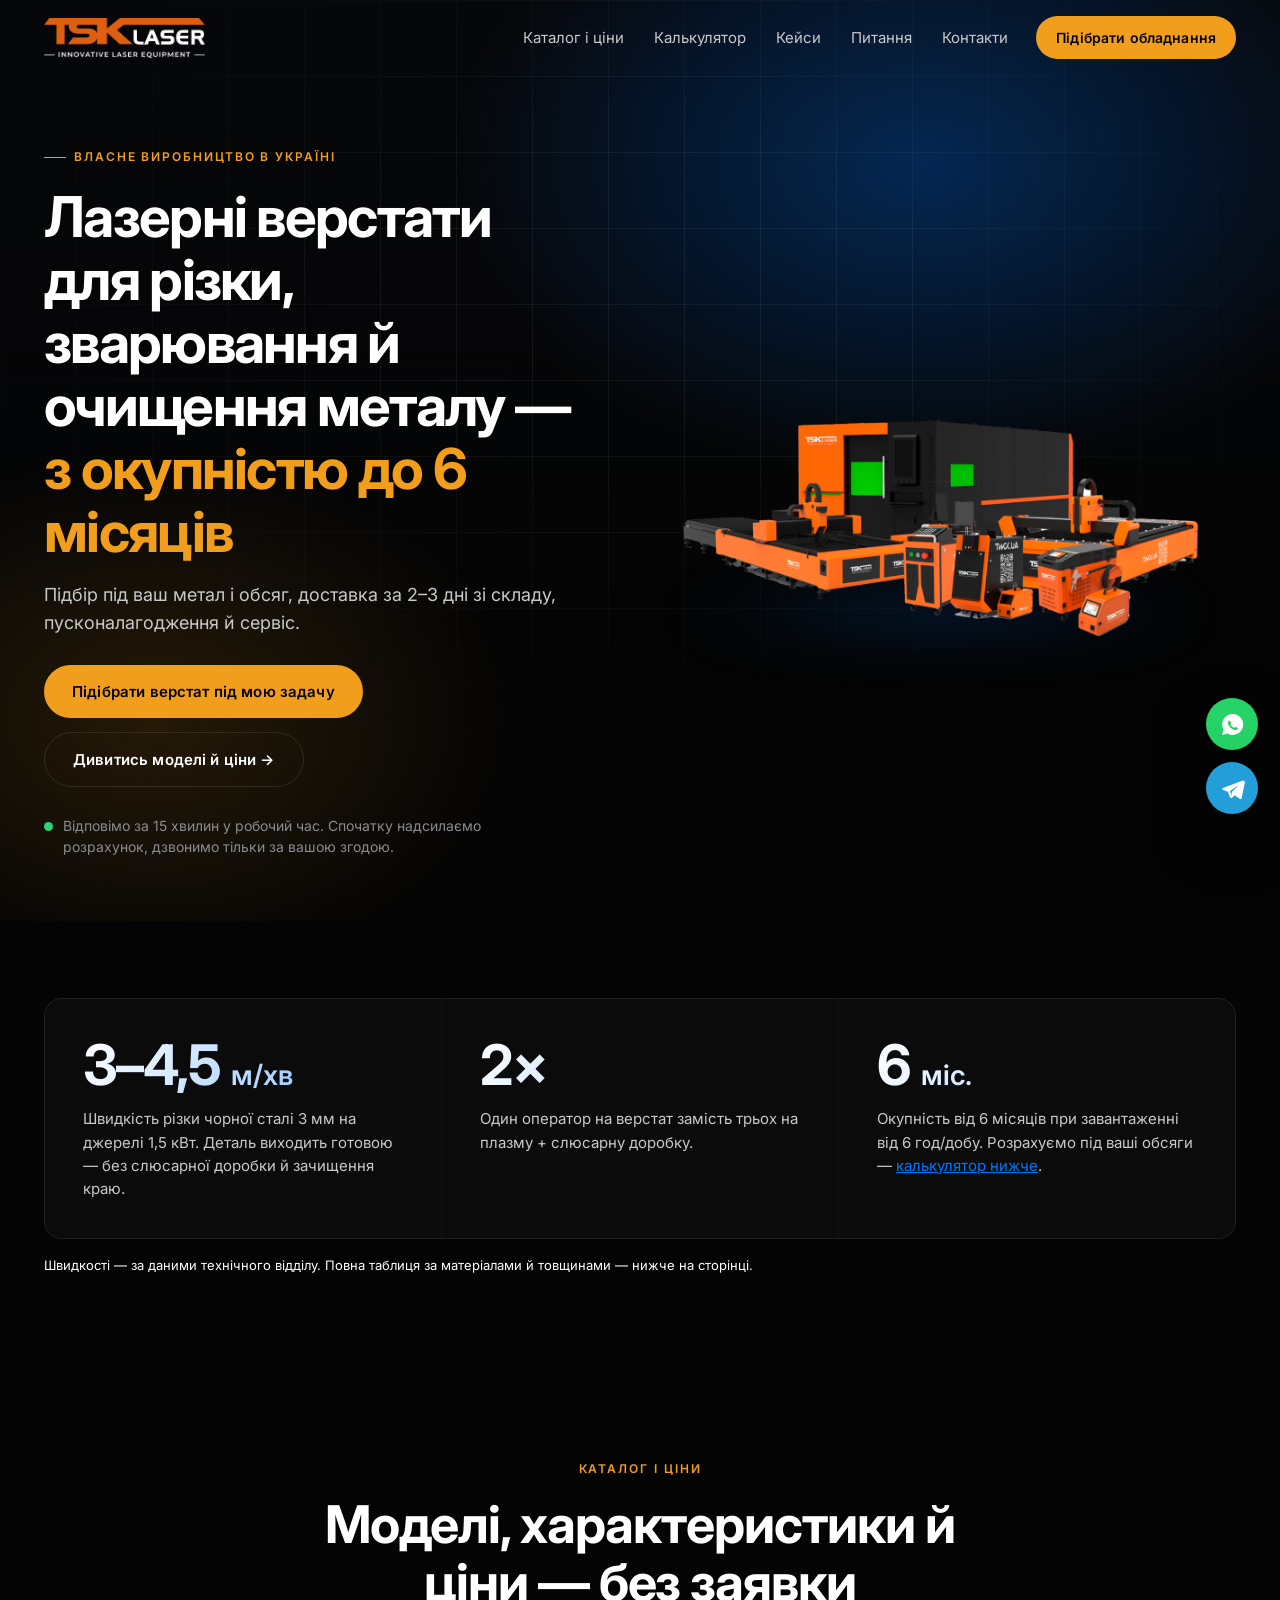
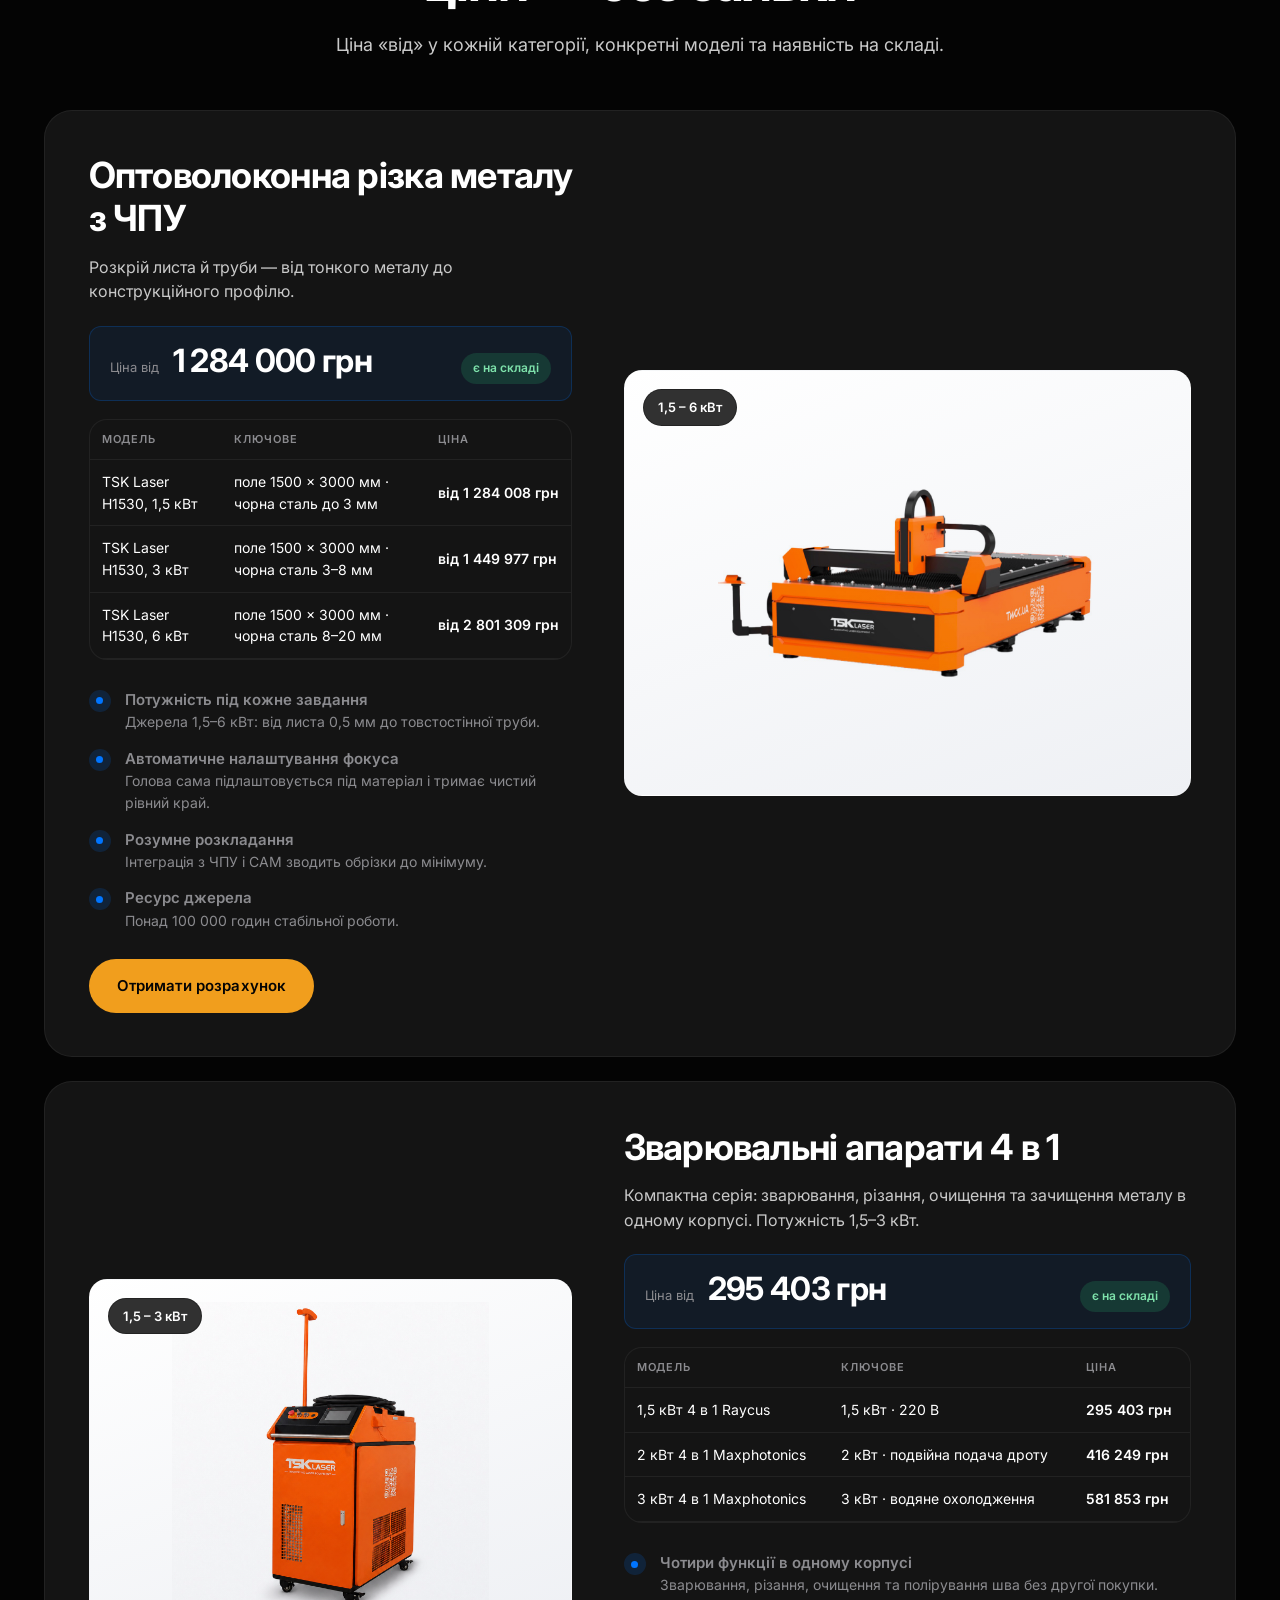
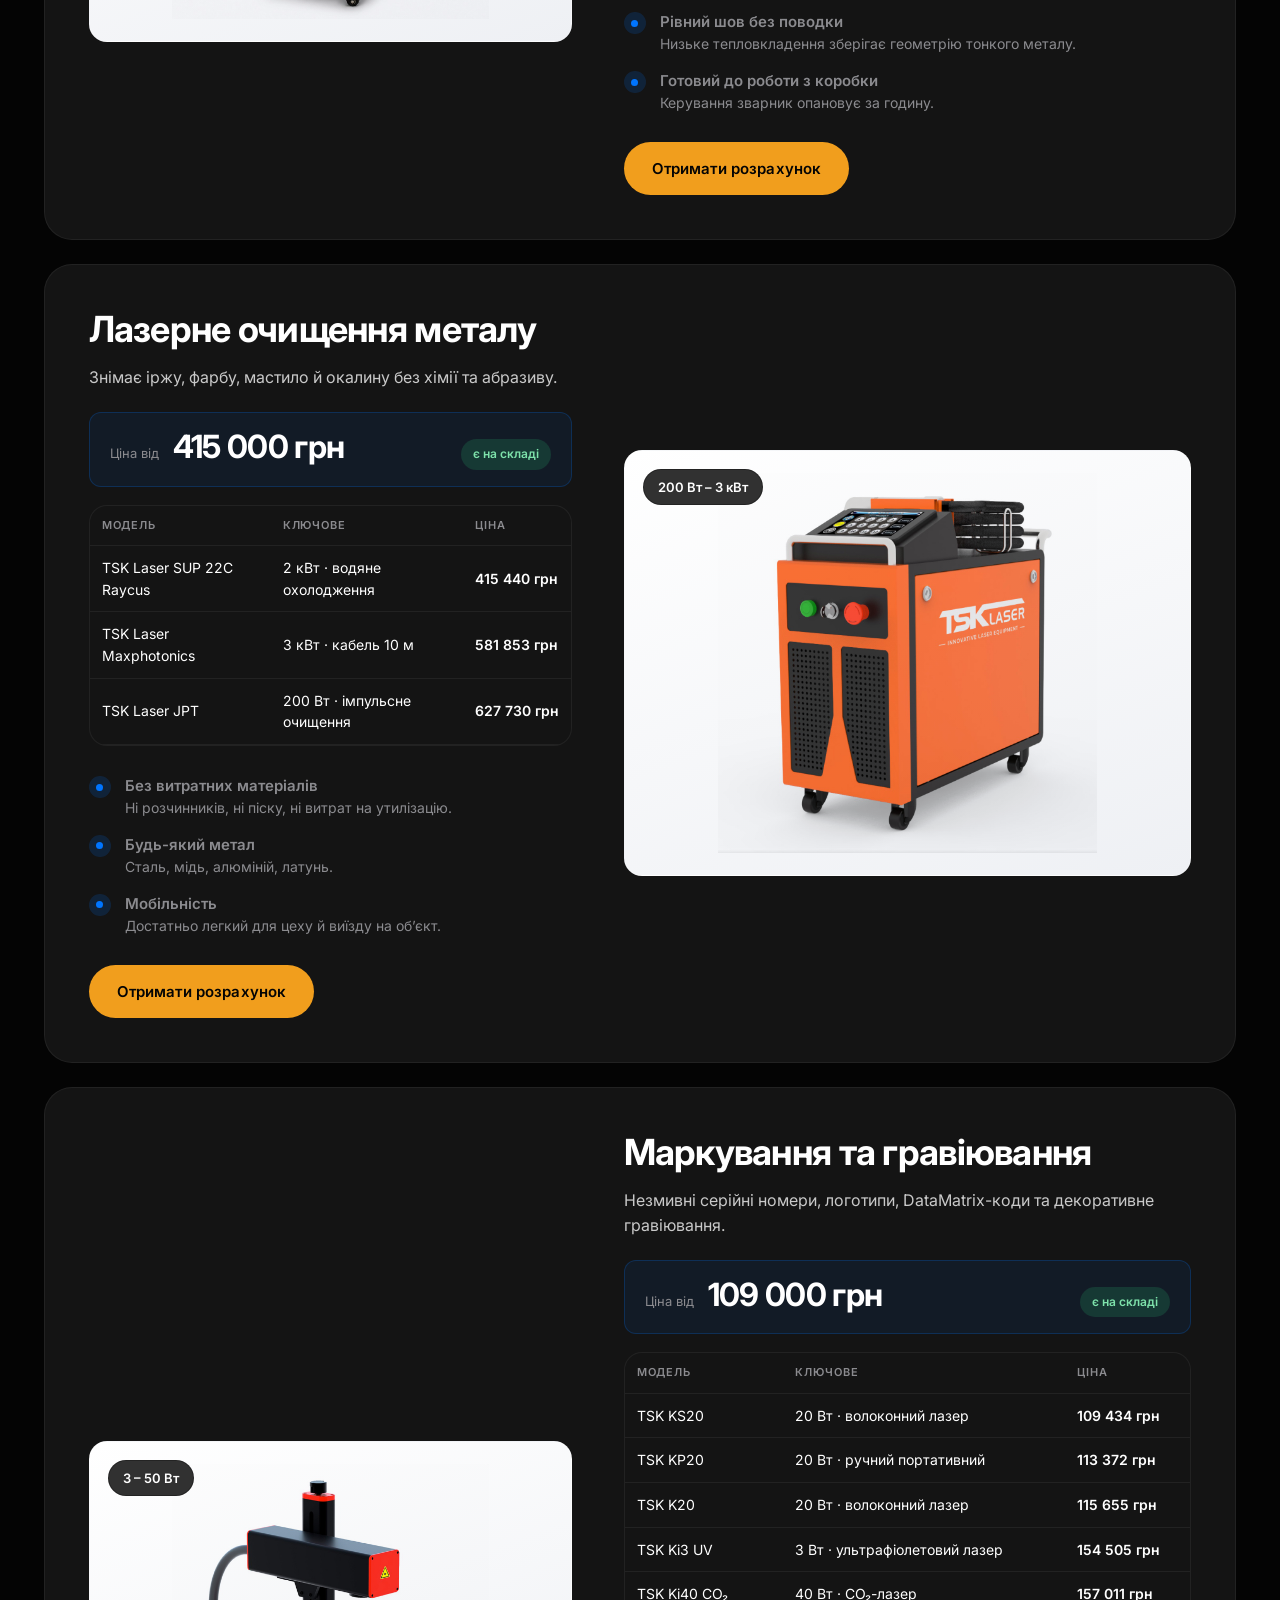
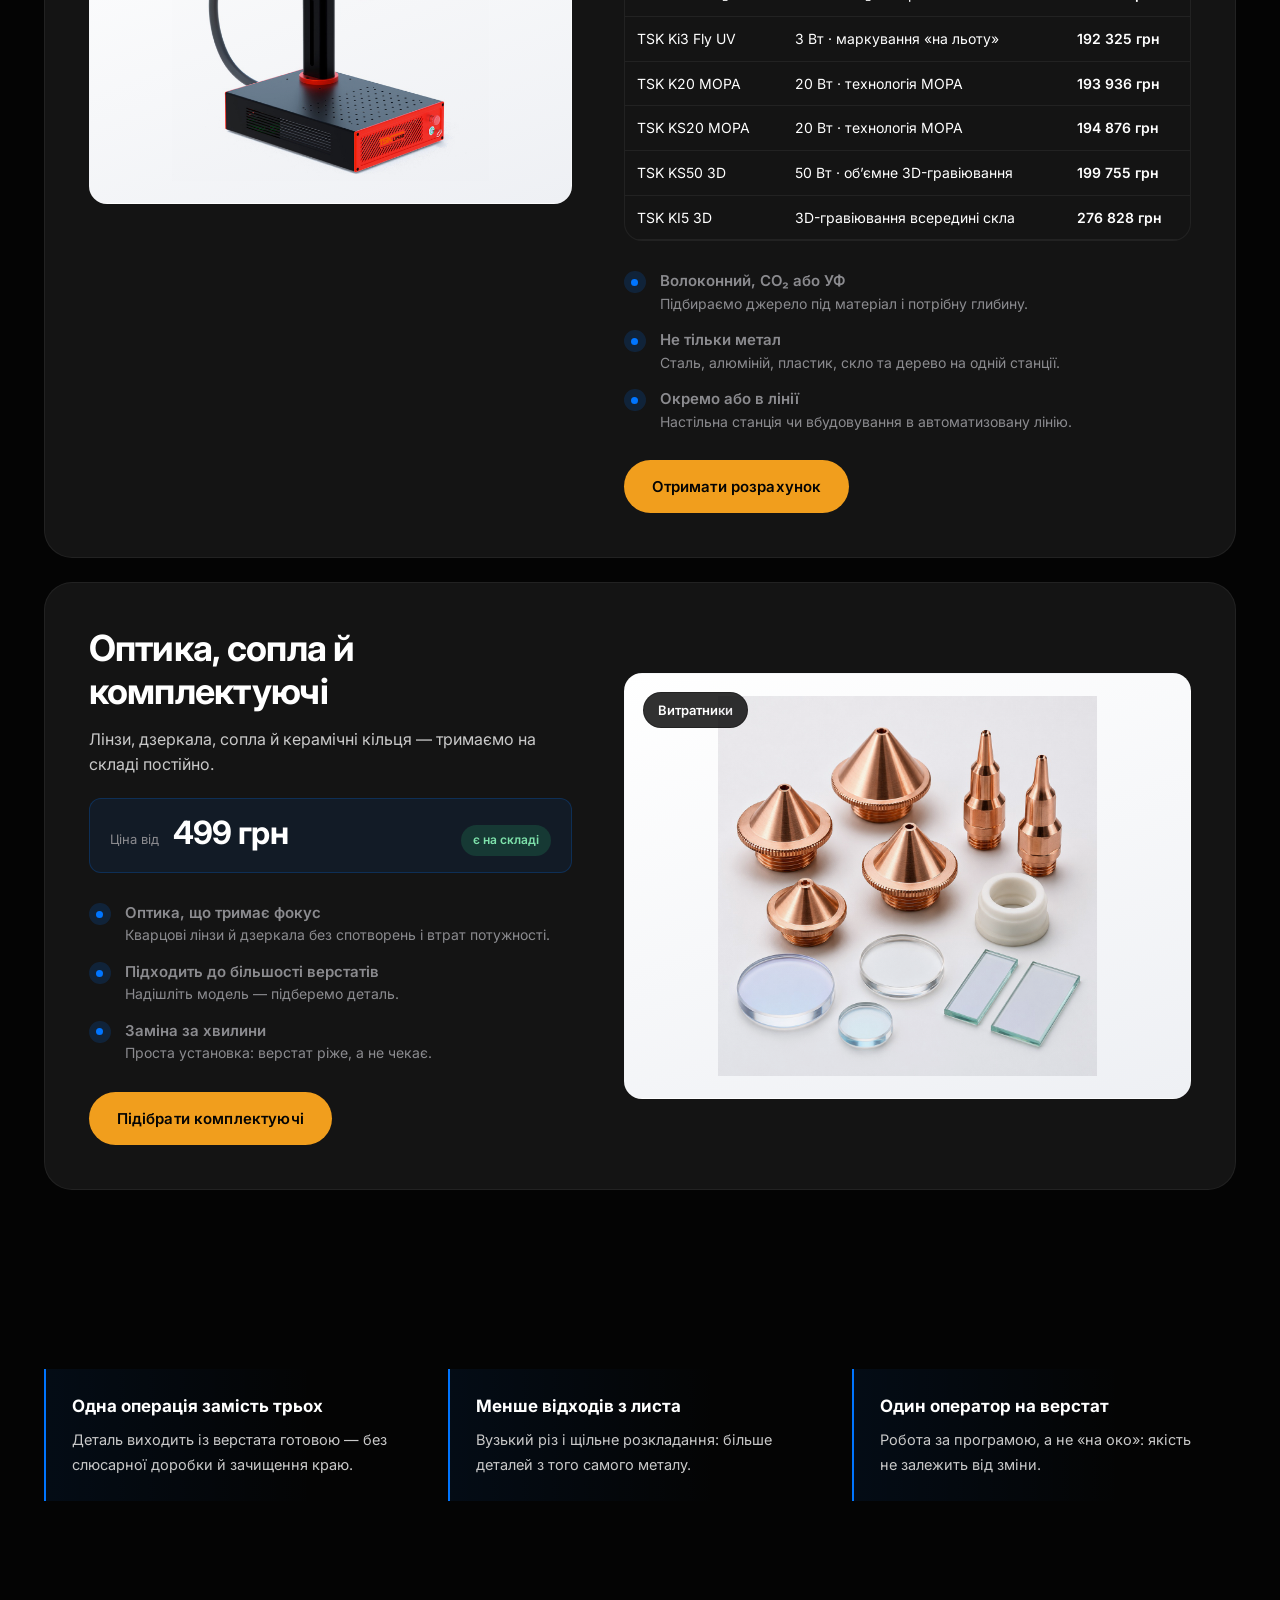
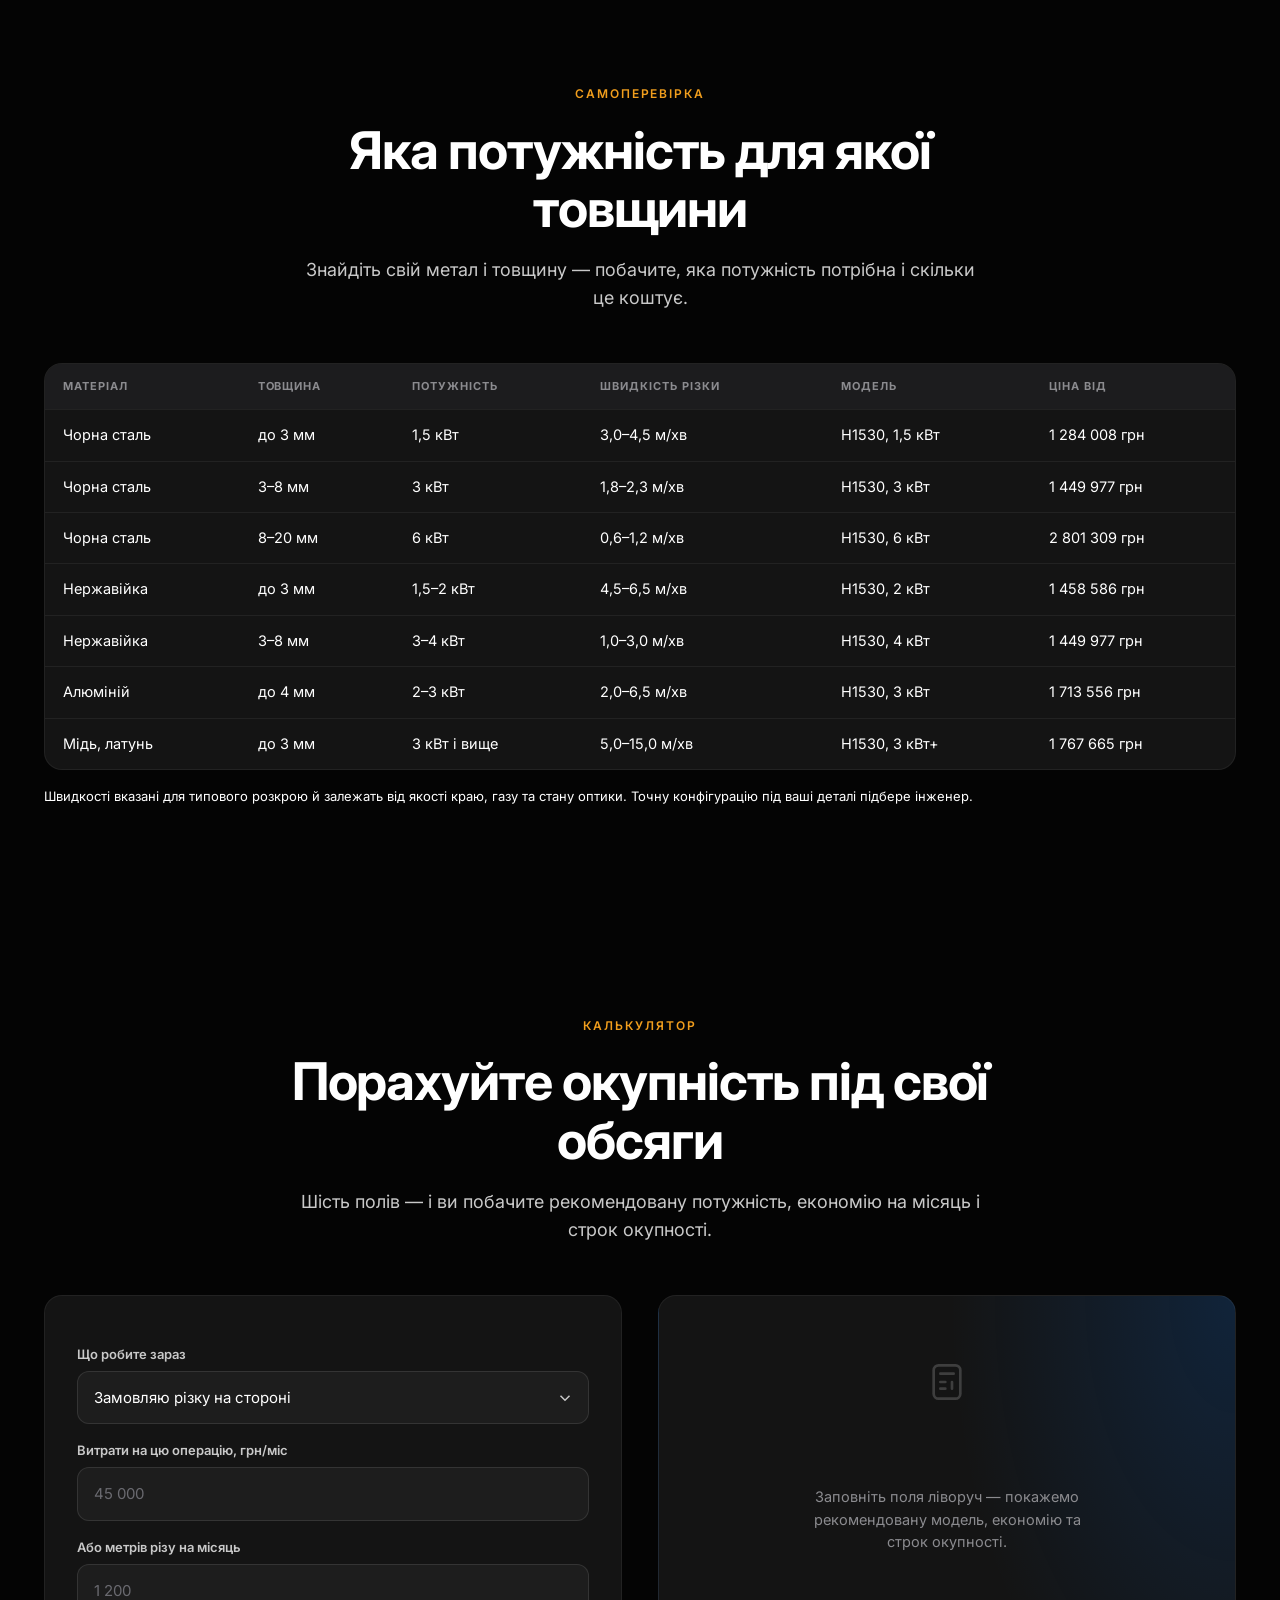
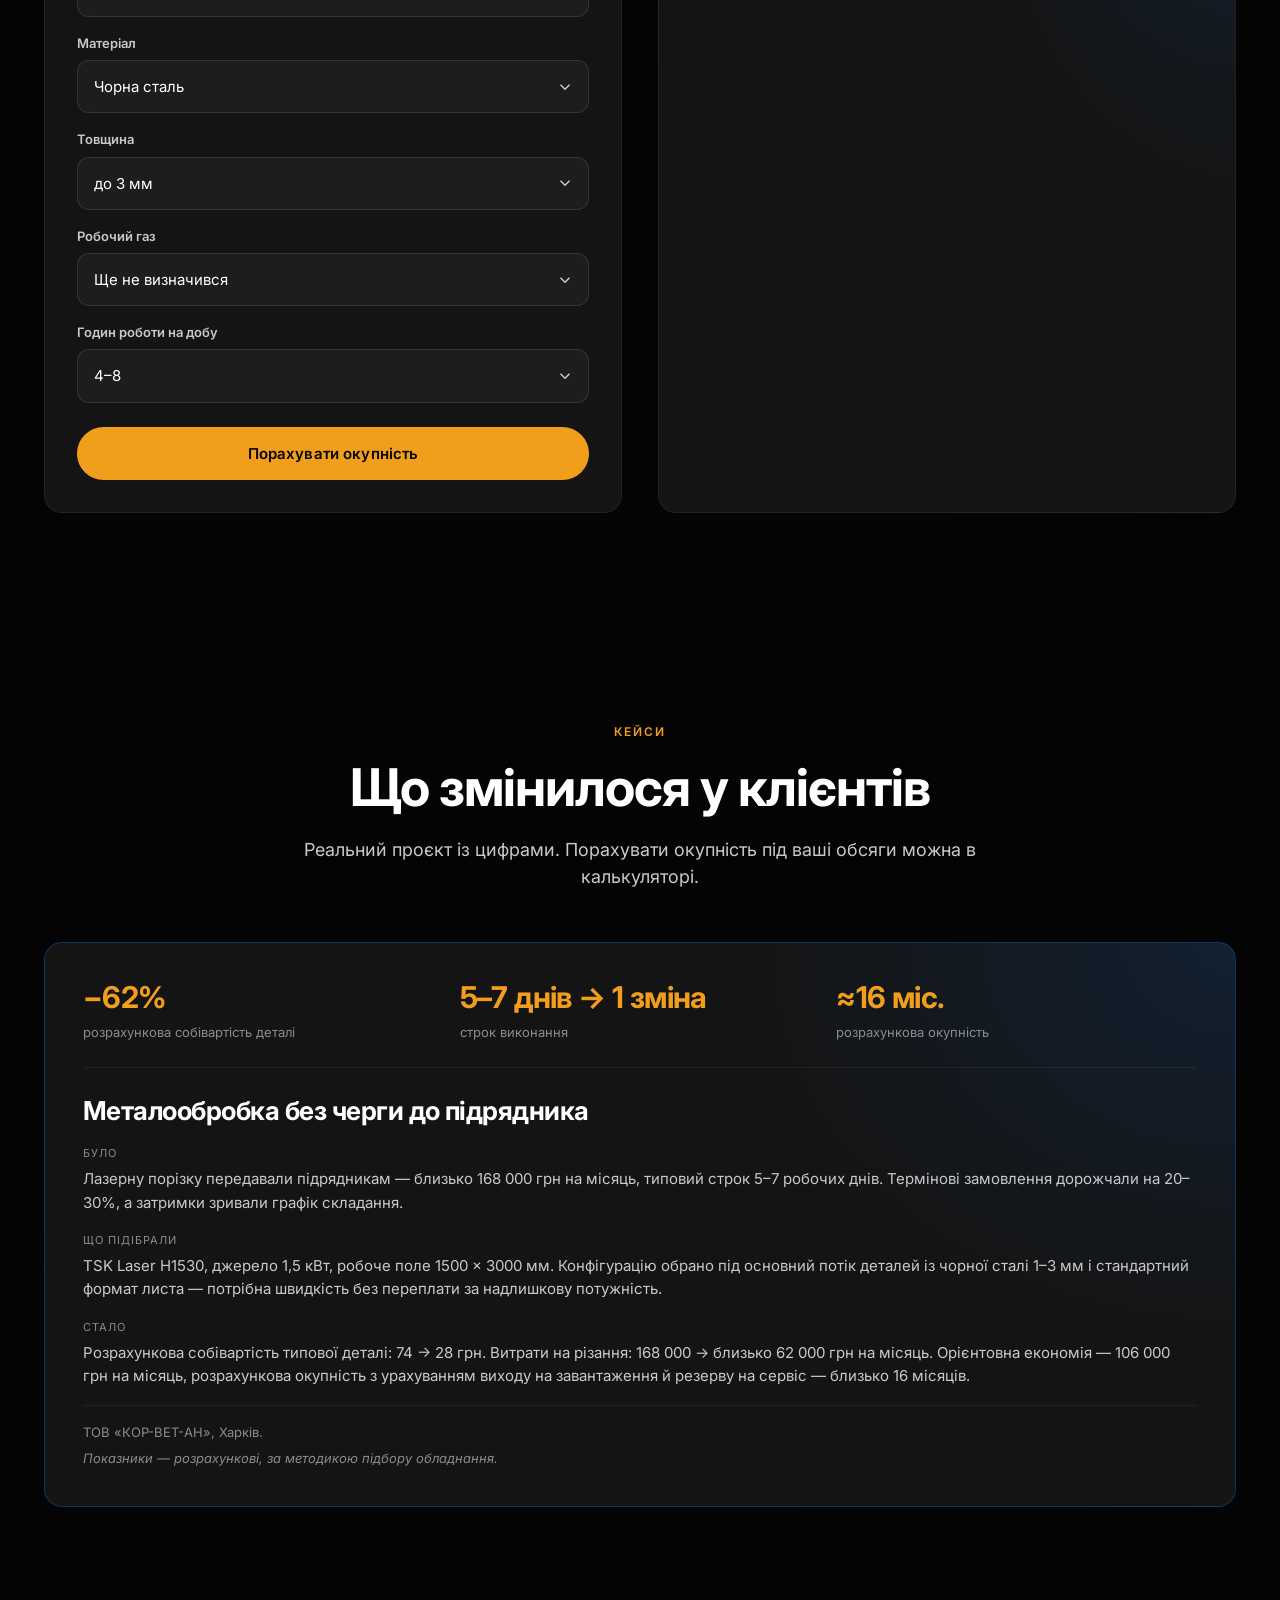
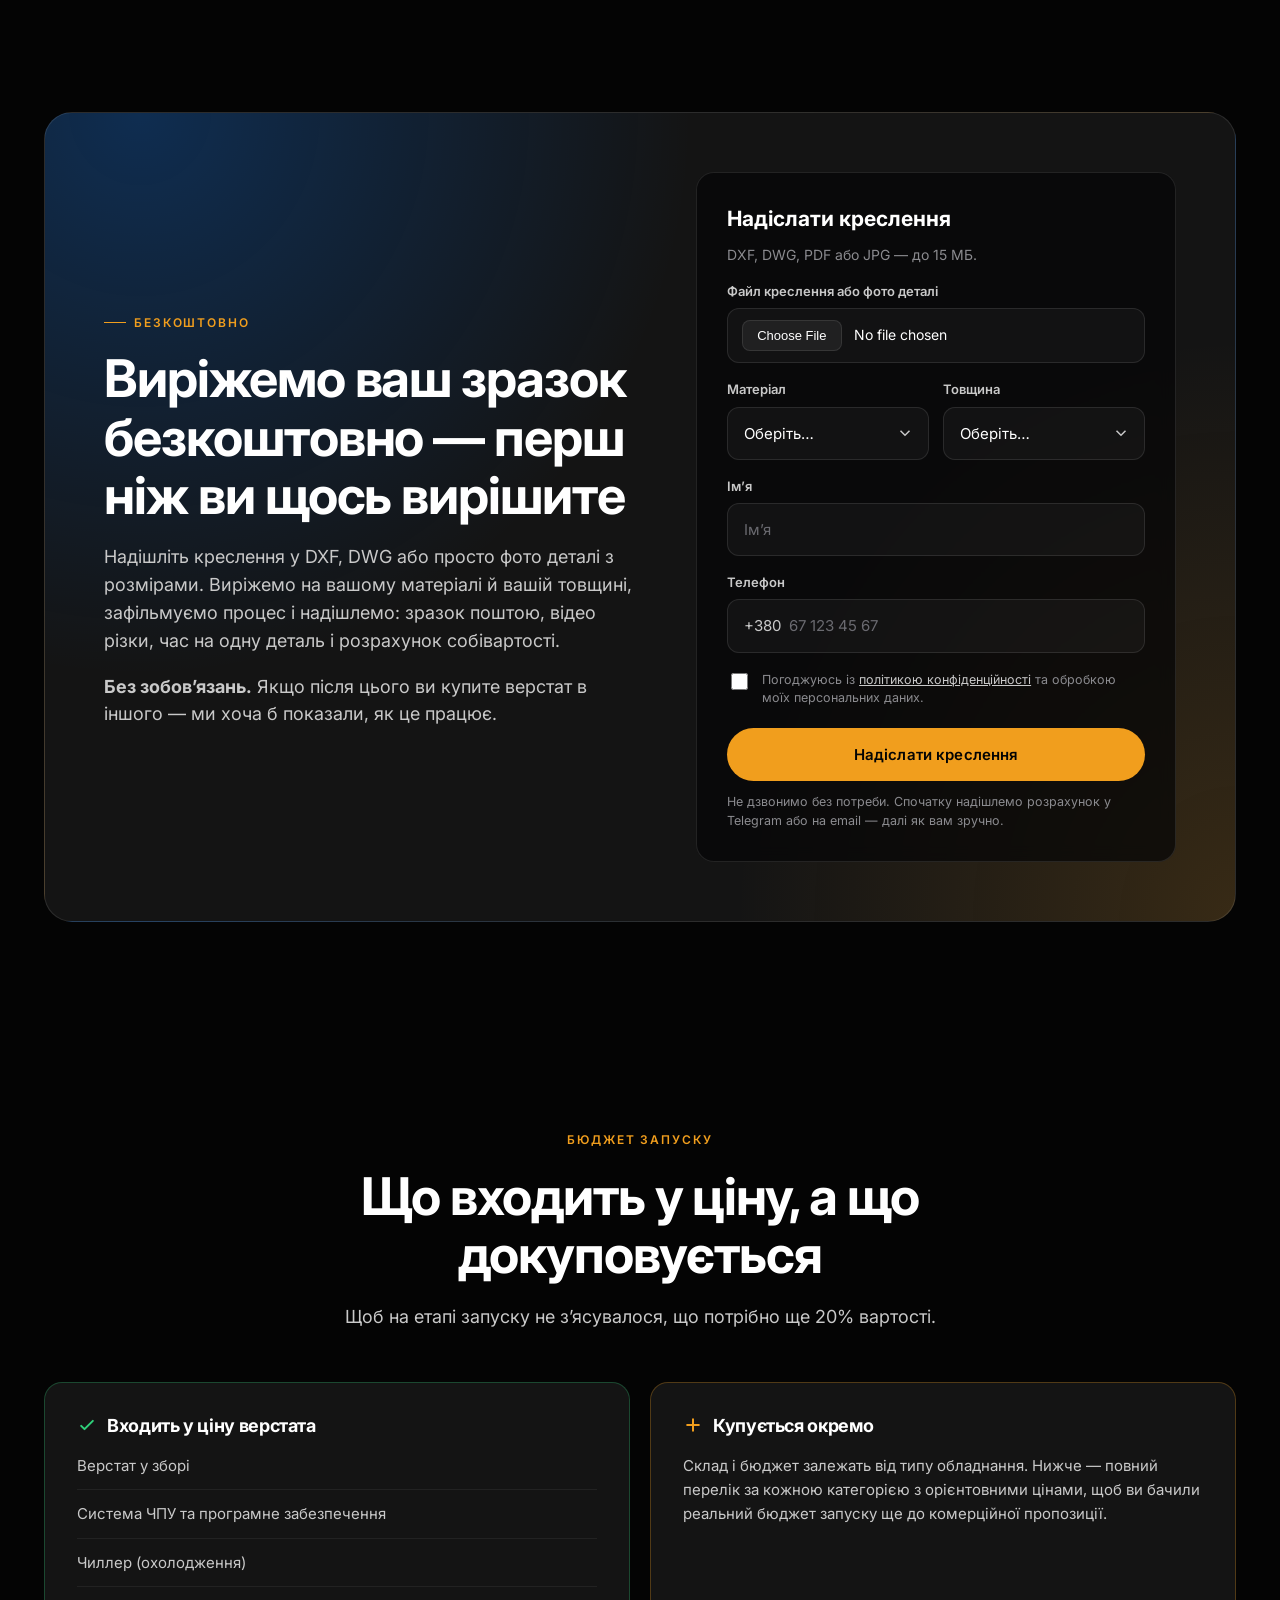
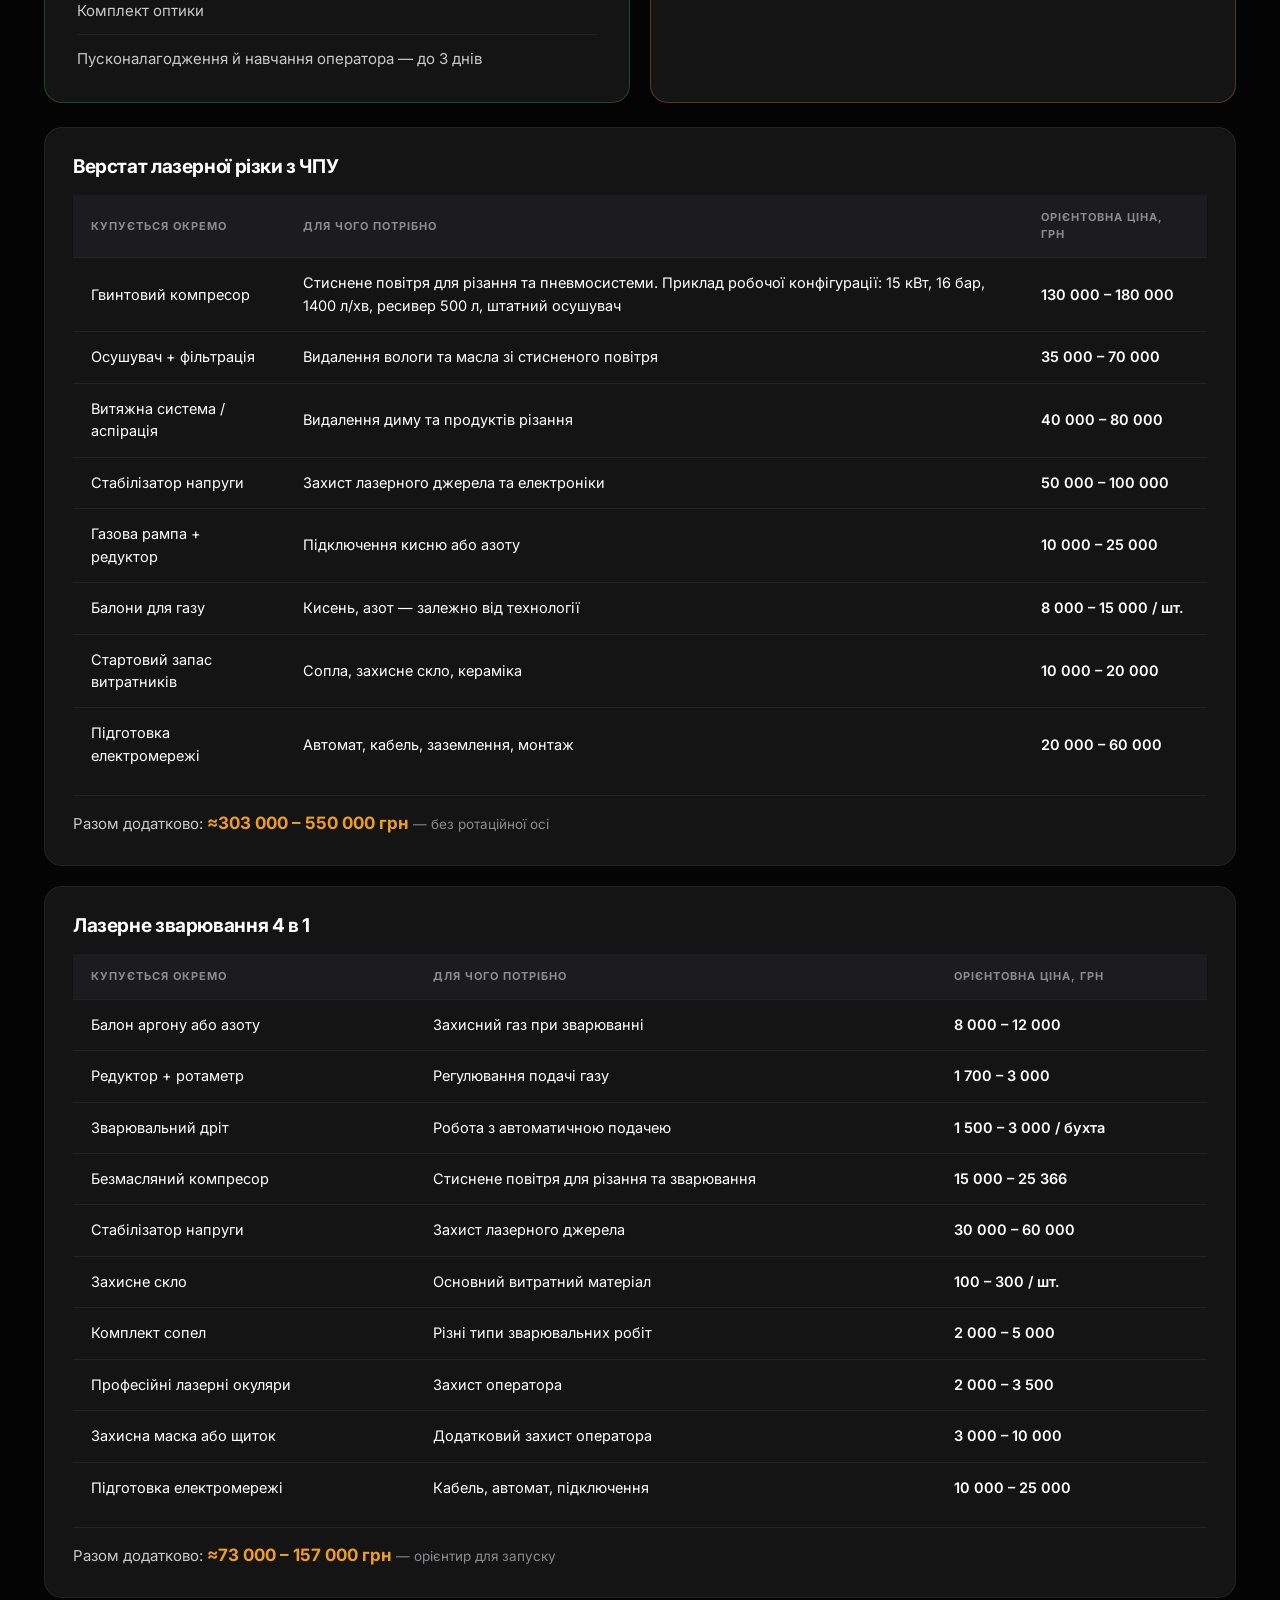
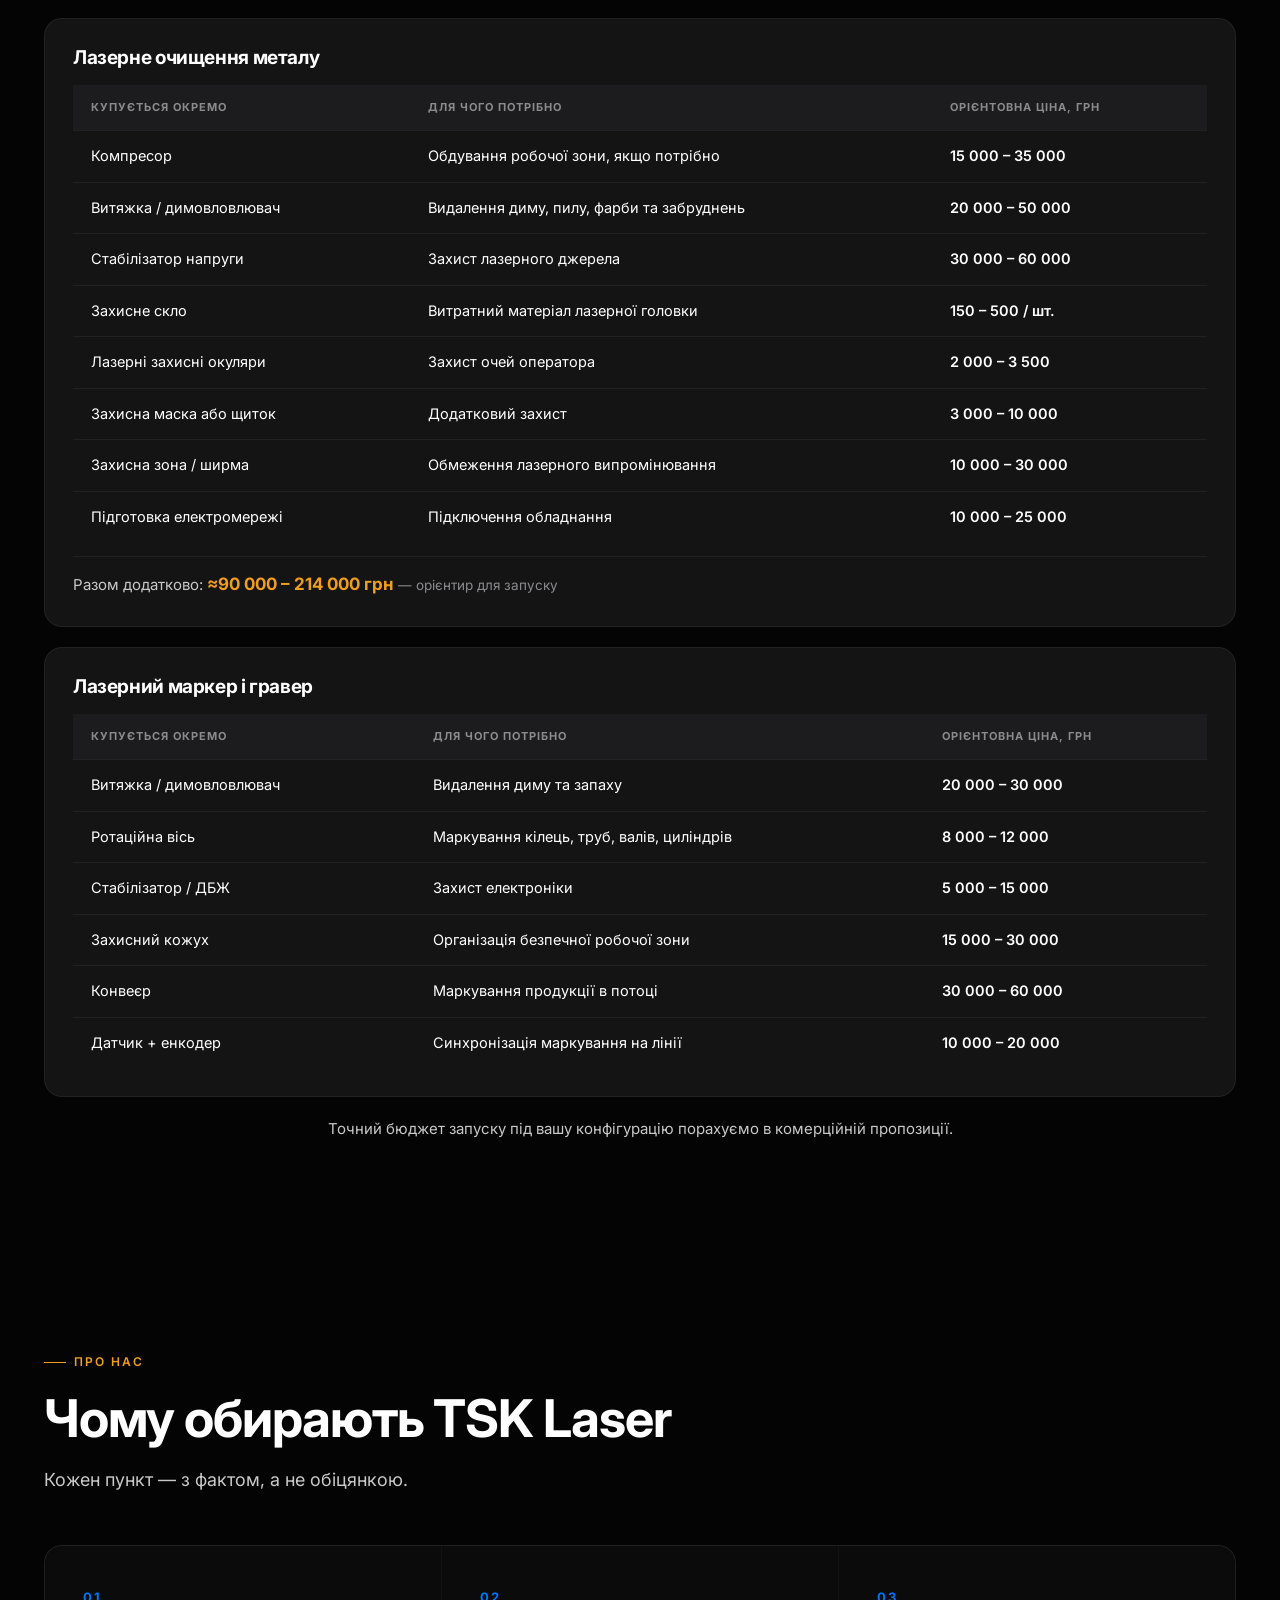
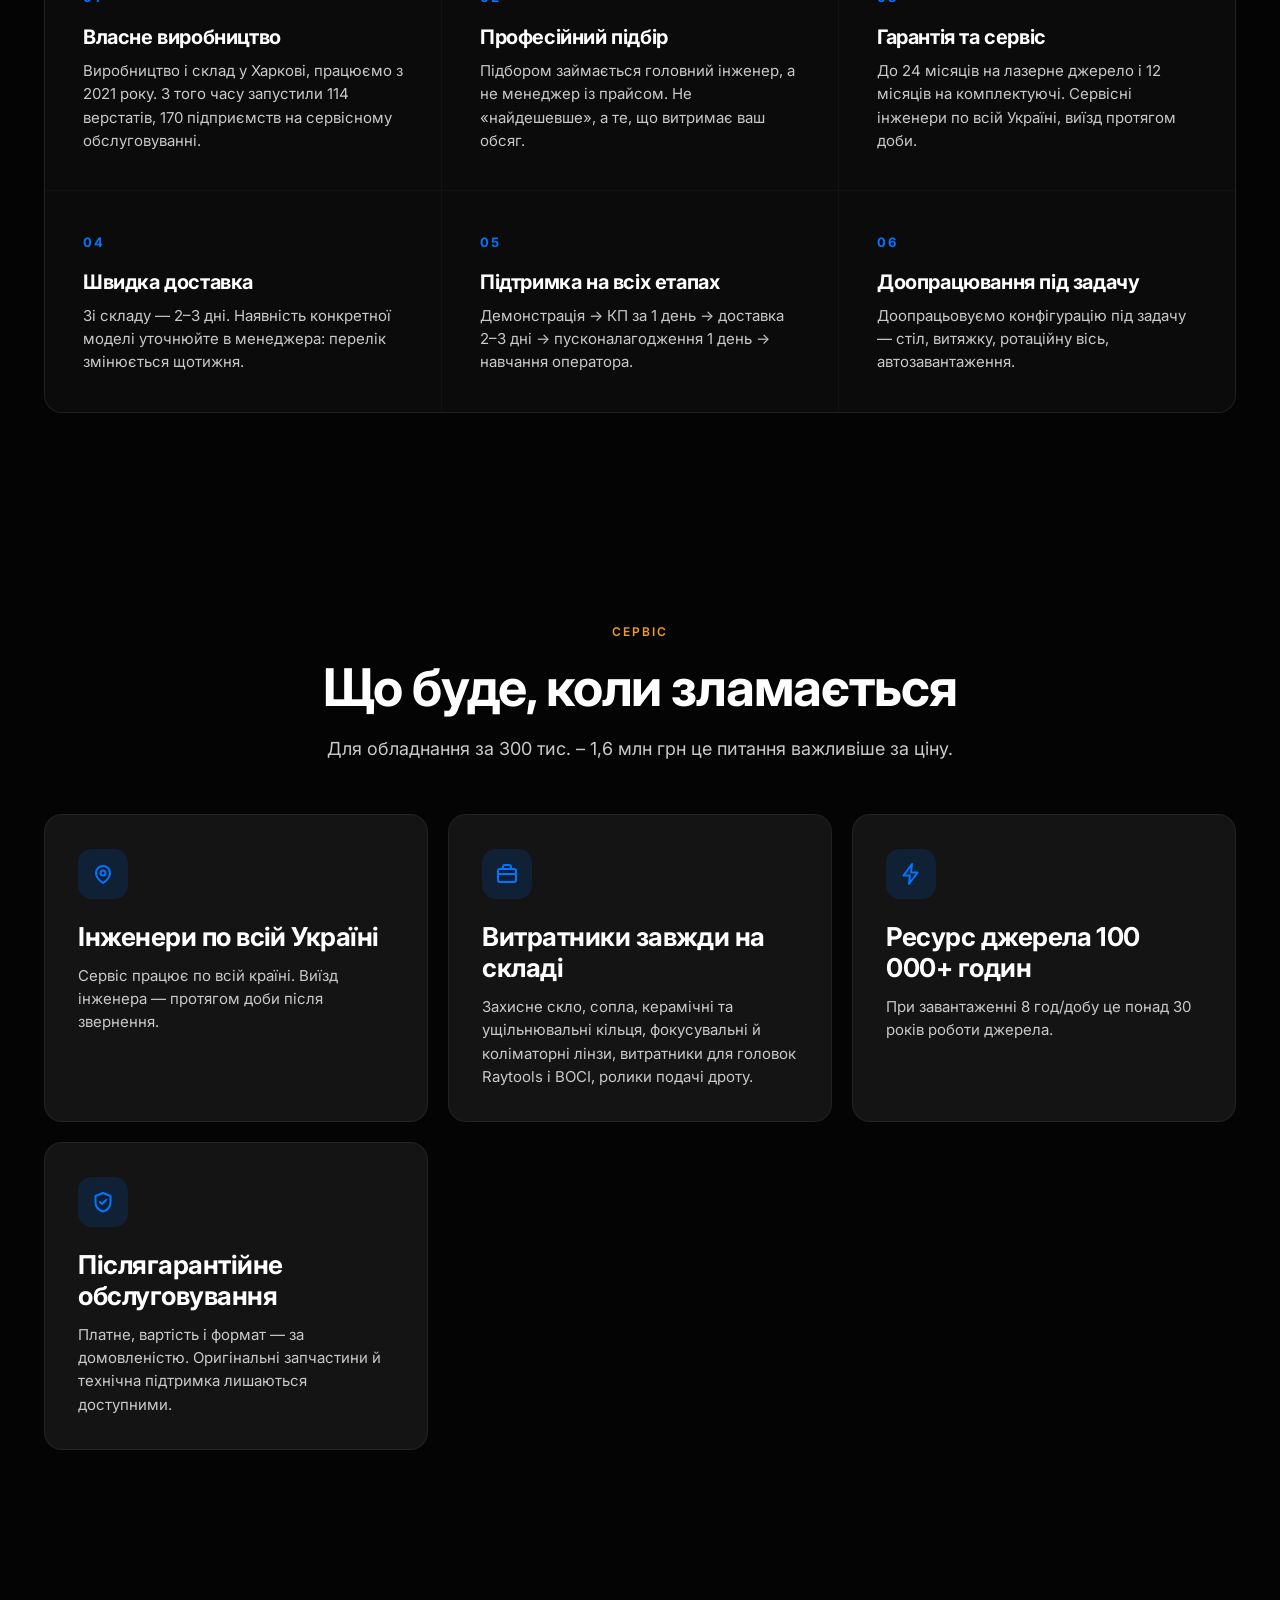
<file: index.html>
<!DOCTYPE html>
<html lang="uk">
<head>
<meta charset="utf-8">

<!-- Google Tag Manager -->
<script>(function(w,d,s,l,i){w[l]=w[l]||[];w[l].push({'gtm.start':
new Date().getTime(),event:'gtm.js'});var f=d.getElementsByTagName(s)[0],
j=d.createElement(s),dl=l!='dataLayer'?'&l='+l:'';j.async=true;j.src=
'https://www.googletagmanager.com/gtm.js?id='+i+dl;f.parentNode.insertBefore(j,f);
})(window,document,'script','dataLayer','GTM-WX7X5XT9');</script>
<!-- End Google Tag Manager -->

<meta name="viewport" content="width=device-width, initial-scale=1">
<title>Лазерні верстати для різки, зварювання й очищення металу — TSK Laser</title>
<meta name="description" content="Лазерні верстати для різки, зварювання й очищення металу з окупністю до 6 місяців. Власне виробництво, підбір під ваш метал і обсяг, доставка 2–3 дні зі складу, пусконалагодження й сервіс.">
<meta name="theme-color" content="#040404">
<link rel="icon" type="image/png" href="assets/img/favicon.png">
<link rel="apple-touch-icon" href="assets/img/favicon.png">

<meta property="og:type" content="website">
<meta property="og:title" content="Лазерні верстати для різки, зварювання й очищення металу">
<meta property="og:description" content="Окупність до 6 місяців. Підбір під ваш метал і обсяг, доставка 2–3 дні зі складу, пусконалагодження й сервіс.">
<!-- ПІСЛЯ ХОСТИНГУ: підставте свій домен у og:url і og:image (два рядки нижче).
     Це єдине місце на сайті, де потрібна повна адреса. Telegram, Viber,
     Facebook і LinkedIn читають ці теги роботом, який не виконує скрипти й
     не знає, з якої сторінки прийшло посилання, тому відносний шлях
     "assets/img/og-cover.jpg" вони не розуміють — картинка прев'ю просто
     не показується. -->
<meta property="og:url" content="https://tsklaser.com.ua/">
<meta property="og:image" content="https://tsklaser.com.ua/assets/img/og-cover.jpg">
<meta property="og:image:width" content="1200">
<meta property="og:image:height" content="630">
<meta property="og:image:alt" content="Лінійка лазерних верстатів TSK Laser">
<meta property="og:locale" content="uk_UA">
<meta name="twitter:card" content="summary_large_image">

<link rel="preconnect" href="https://fonts.googleapis.com">
<link rel="preconnect" href="https://fonts.gstatic.com" crossorigin>
<link href="https://fonts.googleapis.com/css2?family=Inter:wght@400;500;600;700&display=swap" rel="stylesheet">

<!-- Запобіжник на випадок, коли assets/js/main.js не завантажився: не залили
     на хостинг, віддається з помилкою, ріже блокувальник, віддається старий
     з кешу. Без нього форма робить звичайний GET-сабміт — сторінка просто
     перезавантажується, заявка зникає без сліду, і ніхто про це не дізнається.
     Саме так виглядає «сайт захостили, а ліди не йдуть». -->
<script>
document.addEventListener('submit', function (e) { e.preventDefault(); }, true);
window.addEventListener('load', function () {
  if (document.documentElement.getAttribute('data-lead-js') === 'ok') return;
  var b = document.createElement('div');
  b.className = 'jsdown';
  b.setAttribute('role', 'alert');
  b.innerHTML = 'Форми на сайті зараз не працюють: не завантажився файл ' +
    '<code>assets/js/main.js</code>. Зателефонуйте нам — ' +
    '<a href="tel:+380739333188">+38 073 933 31 88</a> — або напишіть у ' +
    '<a href="https://t.me/tskassistant_bot" target="_blank" rel="noopener">Telegram</a>.';
  document.body.appendChild(b);
});
</script>
<link rel="stylesheet" href="assets/css/style.css?v=3">
</head>
<body>

<!-- Google Tag Manager (noscript) -->
<noscript><iframe src="https://www.googletagmanager.com/ns.html?id=GTM-WX7X5XT9"
height="0" width="0" style="display:none;visibility:hidden"></iframe></noscript>
<!-- End Google Tag Manager (noscript) -->


<!-- ============================ HEADER (А-1) ============================ -->
<header class="header" id="header">
  <div class="shell header__inner">
    <a class="logo" href="#top" aria-label="TSK Laser — на головну">
      <img class="logo__img" src="assets/img/logo.png" alt=""
           width="720" height="179" decoding="async">
    </a>

    <nav class="nav" aria-label="Основне меню">
      <ul class="nav__list">
        <li><a class="nav__link" href="#catalog">Каталог і ціни</a></li>
        <li><a class="nav__link" href="#calc">Калькулятор</a></li>
        <li><a class="nav__link" href="#cases">Кейси</a></li>
        <li><a class="nav__link" href="#faq">Питання</a></li>
        <li><a class="nav__link" href="#contacts">Контакти</a></li>
      </ul>
    </nav>

    <div class="header__actions">
      <button class="btn btn--amber btn--sm" type="button" data-quiz-open>Підібрати обладнання</button>

      <button class="burger" id="burger" type="button" aria-label="Меню" aria-expanded="false">
        <span></span><span></span><span></span>
      </button>
    </div>
  </div>
</header>

<div class="drawer" id="drawer">
  <a href="#catalog">Каталог і ціни</a>
  <a href="#thickness">Товщини й потужності</a>
  <a href="#calc">Калькулятор окупності</a>
  <a href="#cases">Кейси</a>
  <a href="#service">Сервіс</a>
  <a href="#faq">Питання</a>
  <a href="#contacts">Контакти</a>
  <button class="btn btn--amber btn--block" type="button" data-quiz-open>Підібрати обладнання</button>
</div>

<main id="top">

  <!-- ==================== 1. ПЕРШИЙ ЕКРАН (А-2) ==================== -->
  <section class="hero hero--lineup">
    <div class="hero__bg" aria-hidden="true"></div>
    <div class="hero__grid-lines" aria-hidden="true"></div>

    <div class="shell">
      <div class="hero__copy reveal">
        <span class="eyebrow">Власне виробництво в Україні</span>
        <h1>Лазерні верстати для різки, зварювання й очищення металу — <span class="highlight">з окупністю до 6 місяців</span></h1>
        <p class="hero__sub">
          Підбір під ваш метал і обсяг, доставка за 2–3 дні зі складу,
          пусконалагодження й сервіс.
        </p>

        <div class="hero__actions">
          <button class="btn btn--amber" type="button" data-quiz-open>Підібрати верстат під мою задачу</button>
          <a class="btn btn--ghost" href="#catalog">Дивитись моделі й ціни →</a>
        </div>

        <p class="hero__note hero__note--wide">
          <span class="pulse" aria-hidden="true"></span>
          <span>Відповімо за 15 хвилин у робочий час. Спочатку надсилаємо розрахунок, дзвонимо тільки за вашою згодою.</span>
        </p>
      </div>

      <!-- Знімок лінійки з прозорим тлом — лягає прямо на темний фон -->
      <div class="hero__lineup reveal">
        <img src="assets/img/lineup.png"
             alt="Лінійка обладнання TSK Laser: верстати лазерної різки листа й труби, зварювальний апарат 4 в 1, апарат очищення металу та маркер"
             width="1400" height="615" fetchpriority="high" decoding="async">
      </div>
    </div>
  </section>

  <!-- ==================== 2. ЦИФРИ З ПОЯСНЕННЯМ (А-3) ==================== -->
  <section class="section section--tight">
    <div class="shell">
      <div class="metrics reveal">
        <div class="metric">
          <div class="metric__value">3–4,5 <span class="metric__unit">м/хв</span></div>
          <p class="metric__label">Швидкість різки чорної сталі 3 мм на джерелі 1,5 кВт. Деталь виходить готовою — без слюсарної доробки й зачищення краю.</p>
        </div>
        <div class="metric">
          <div class="metric__value">2×</div>
          <p class="metric__label">Один оператор на верстат замість трьох на плазму + слюсарну доробку.</p>
        </div>
        <div class="metric">
          <div class="metric__value">6 <span class="metric__unit">міс.</span></div>
          <p class="metric__label">Окупність від 6 місяців при завантаженні від 6 год/добу. Розрахуємо під ваші обсяги — <a href="#calc">калькулятор нижче</a>.</p>
        </div>
      </div>
      <p class="metrics__source">
        Швидкості — за даними технічного відділу. Повна таблиця за матеріалами й товщинами — <a href="#thickness">нижче на сторінці</a>.
      </p>
    </div>
  </section>

  <!-- ==================== 3. КАТАЛОГ З ЦІНАМИ (Б-1) ==================== -->
  <section class="section" id="catalog">
    <div class="shell">
      <div class="section__head section__head--center reveal">
        <span class="eyebrow">Каталог і ціни</span>
        <h2>Моделі, характеристики й ціни — без заявки</h2>
        <p class="lead">Ціна «від» у кожній категорії, конкретні моделі та наявність на складі.</p>
      </div>

      <!-- 1. Різка -->
      <article class="product reveal">
        <div class="product__media product__media--photo">
          <span class="product__power">1,5 – 6 кВт</span>
          <img src="assets/img/cutting-ht.jpg" alt="Верстат лазерної різки листа й труби, серія HT, 1,5–6 кВт"
               width="1200" height="1200" loading="lazy" decoding="async">
        </div>
        <div>
          <h3 class="product__title">Оптоволоконна різка металу з ЧПУ</h3>
          <p class="product__desc">Розкрій листа й труби — від тонкого металу до конструкційного профілю.</p>

          <div class="price">
            <span class="price__label">Ціна від</span>
            <span class="price__value">1 284 000 грн</span>
            <span class="badge badge--stock">є на складі</span>
          </div>

          <div class="table-wrap table-wrap--flush">

            <table class="models">
              <thead><tr><th>Модель</th><th>Ключове</th><th>Ціна</th></tr></thead>
              <tbody>
                <tr><td>TSK Laser H1530, 1,5 кВт</td><td>поле 1500 × 3000 мм · чорна сталь до 3 мм</td><td>від 1 284 008 грн</td></tr>
                <tr><td>TSK Laser H1530, 3 кВт</td><td>поле 1500 × 3000 мм · чорна сталь 3–8 мм</td><td>від 1 449 977 грн</td></tr>
                <tr><td>TSK Laser H1530, 6 кВт</td><td>поле 1500 × 3000 мм · чорна сталь 8–20 мм</td><td>від 2 801 309 грн</td></tr>
              </tbody>
            </table>

          </div>

          <div class="product__specs">
            <div class="product__spec"><i></i><span><b>Потужність під кожне завдання</b><span>Джерела 1,5–6 кВт: від листа 0,5 мм до товстостінної труби.</span></span></div>
            <div class="product__spec"><i></i><span><b>Автоматичне налаштування фокуса</b><span>Голова сама підлаштовується під матеріал і тримає чистий рівний край.</span></span></div>
            <div class="product__spec"><i></i><span><b>Розумне розкладання</b><span>Інтеграція з ЧПУ і CAM зводить обрізки до мінімуму.</span></span></div>
            <div class="product__spec"><i></i><span><b>Ресурс джерела</b><span>Понад 100 000 годин стабільної роботи.</span></span></div>
          </div>

          <div class="product__actions">
            <button class="btn btn--amber" type="button" data-modal-open
                    data-modal-title="Розрахунок під різку металу"
                    data-modal-source="catalog-cutting"
                    data-modal-subject="Різка металу">Отримати розрахунок</button>
          </div>
        </div>
      </article>

      <!-- 2. Зварювання -->
      <article class="product reveal">
        <div class="product__media product__media--photo">
          <span class="product__power">1,5 – 3 кВт</span>
          <img src="assets/img/welding-4in1.jpg" alt="Лазерний зварювальний апарат 4 в 1, 3 кВт, з подвійною подачею дроту"
               width="1200" height="1200" loading="lazy" decoding="async">
        </div>
        <div>
          <h3 class="product__title">Зварювальні апарати 4 в 1</h3>
          <p class="product__desc">Компактна серія: зварювання, різання, очищення та зачищення металу в одному корпусі. Потужність 1,5–3 кВт.</p>

          <div class="price">
            <span class="price__label">Ціна від</span>
            <span class="price__value">295 403 грн</span>
            <span class="badge badge--stock">є на складі</span>
          </div>

          <div class="table-wrap table-wrap--flush">

            <table class="models">
              <thead><tr><th>Модель</th><th>Ключове</th><th>Ціна</th></tr></thead>
              <tbody>
                <tr><td>1,5 кВт 4 в 1 Raycus</td><td>1,5 кВт · 220 В</td><td>295 403 грн</td></tr>
                <tr><td>2 кВт 4 в 1 Maxphotonics</td><td>2 кВт · подвійна подача дроту</td><td>416 249 грн</td></tr>
                <tr><td>3 кВт 4 в 1 Maxphotonics</td><td>3 кВт · водяне охолодження</td><td>581 853 грн</td></tr>
              </tbody>
            </table>

          </div>

          <div class="product__specs">
            <div class="product__spec"><i></i><span><b>Чотири функції в одному корпусі</b><span>Зварювання, різання, очищення та полірування шва без другої покупки.</span></span></div>
            <div class="product__spec"><i></i><span><b>Рівний шов без поводки</b><span>Низьке тепловкладення зберігає геометрію тонкого металу.</span></span></div>
            <div class="product__spec"><i></i><span><b>Готовий до роботи з коробки</b><span>Керування зварник опановує за годину.</span></span></div>
          </div>

          <div class="product__actions">
            <button class="btn btn--amber" type="button" data-modal-open
                    data-modal-title="Розрахунок під зварювання"
                    data-modal-source="catalog-welding"
                    data-modal-subject="Зварювання">Отримати розрахунок</button>
          </div>
        </div>
      </article>

      <!-- 3. Очищення -->
      <article class="product reveal">
        <div class="product__media product__media--photo">
          <span class="product__power">200 Вт – 3 кВт</span>
          <img src="assets/img/cleaning-200w.jpg" alt="Апарат лазерного очищення металу, 200 Вт"
               width="1200" height="1200" loading="lazy" decoding="async">
        </div>
        <div>
          <h3 class="product__title">Лазерне очищення металу</h3>
          <p class="product__desc">Знімає іржу, фарбу, мастило й окалину без хімії та абразиву.</p>

          <div class="price">
            <span class="price__label">Ціна від</span>
            <span class="price__value">415 000 грн</span>
            <span class="badge badge--stock">є на складі</span>
          </div>

          <div class="table-wrap table-wrap--flush">

            <table class="models">
              <thead><tr><th>Модель</th><th>Ключове</th><th>Ціна</th></tr></thead>
              <tbody>
                <tr><td>TSK Laser SUP 22C Raycus</td><td>2 кВт · водяне охолодження</td><td>415 440 грн</td></tr>
                <tr><td>TSK Laser Maxphotonics</td><td>3 кВт · кабель 10 м</td><td>581 853 грн</td></tr>
                <tr><td>TSK Laser JPT</td><td>200 Вт · імпульсне очищення</td><td>627 730 грн</td></tr>
              </tbody>
            </table>

          </div>

          <div class="product__specs">
            <div class="product__spec"><i></i><span><b>Без витратних матеріалів</b><span>Ні розчинників, ні піску, ні витрат на утилізацію.</span></span></div>
            <div class="product__spec"><i></i><span><b>Будь-який метал</b><span>Сталь, мідь, алюміній, латунь.</span></span></div>
            <div class="product__spec"><i></i><span><b>Мобільність</b><span>Достатньо легкий для цеху й виїзду на об’єкт.</span></span></div>
          </div>

          <div class="product__actions">
            <button class="btn btn--amber" type="button" data-modal-open
                    data-modal-title="Розрахунок під очищення металу"
                    data-modal-source="catalog-cleaning"
                    data-modal-subject="Очищення металу">Отримати розрахунок</button>
          </div>
        </div>
      </article>

      <!-- 4. Маркування -->
      <article class="product reveal">
        <div class="product__media product__media--photo">
          <span class="product__power">3 – 50 Вт</span>
          <img src="assets/img/marking-fiber-k.jpg" alt="Волоконний лазерний маркер, серія K, 20–50 Вт"
               width="1200" height="1200" loading="lazy" decoding="async">
        </div>
        <div>
          <h3 class="product__title">Маркування та гравіювання</h3>
          <p class="product__desc">Незмивні серійні номери, логотипи, DataMatrix-коди та декоративне гравіювання.</p>

          <div class="price">
            <span class="price__label">Ціна від</span>
            <span class="price__value">109 000 грн</span>
            <span class="badge badge--stock">є на складі</span>
          </div>

          <div class="table-wrap table-wrap--flush">

            <table class="models">
              <thead><tr><th>Модель</th><th>Ключове</th><th>Ціна</th></tr></thead>
              <tbody>
                <tr><td>TSK KS20</td><td>20 Вт · волоконний лазер</td><td>109 434 грн</td></tr>
                <tr><td>TSK KP20</td><td>20 Вт · ручний портативний</td><td>113 372 грн</td></tr>
                <tr><td>TSK K20</td><td>20 Вт · волоконний лазер</td><td>115 655 грн</td></tr>
                <tr><td>TSK Ki3 UV</td><td>3 Вт · ультрафіолетовий лазер</td><td>154 505 грн</td></tr>
                <tr><td>TSK Ki40 CO₂</td><td>40 Вт · CO₂-лазер</td><td>157 011 грн</td></tr>
                <tr><td>TSK Ki3 Fly UV</td><td>3 Вт · маркування «на льоту»</td><td>192 325 грн</td></tr>
                <tr><td>TSK K20 MOPA</td><td>20 Вт · технологія MOPA</td><td>193 936 грн</td></tr>
                <tr><td>TSK KS20 MOPA</td><td>20 Вт · технологія MOPA</td><td>194 876 грн</td></tr>
                <tr><td>TSK KS50 3D</td><td>50 Вт · об’ємне 3D-гравіювання</td><td>199 755 грн</td></tr>
                <tr><td>TSK KI5 3D</td><td>3D-гравіювання всередині скла</td><td>276 828 грн</td></tr>
              </tbody>
            </table>

          </div>

          <div class="product__specs">
            <div class="product__spec"><i></i><span><b>Волоконний, CO₂ або УФ</b><span>Підбираємо джерело під матеріал і потрібну глибину.</span></span></div>
            <div class="product__spec"><i></i><span><b>Не тільки метал</b><span>Сталь, алюміній, пластик, скло та дерево на одній станції.</span></span></div>
            <div class="product__spec"><i></i><span><b>Окремо або в лінії</b><span>Настільна станція чи вбудовування в автоматизовану лінію.</span></span></div>
          </div>

          <div class="product__actions">
            <button class="btn btn--amber" type="button" data-modal-open
                    data-modal-title="Розрахунок під маркування та гравіювання"
                    data-modal-source="catalog-marking"
                    data-modal-subject="Маркування та гравіювання">Отримати розрахунок</button>
          </div>
        </div>
      </article>

      <!-- 5. Комплектуючі -->
      <article class="product reveal">
        <div class="product__media product__media--photo">
          <span class="product__power">Витратники</span>
          <img src="assets/img/parts-optics.jpg"
               alt="Витратники для лазерних верстатів: мідні сопла, керамічне кільце, фокусувальні лінзи та захисне скло"
               width="1200" height="1200" loading="lazy" decoding="async">
        </div>
        <div>
          <h3 class="product__title">Оптика, сопла й комплектуючі</h3>
          <p class="product__desc">Лінзи, дзеркала, сопла й керамічні кільця — тримаємо на складі постійно.</p>

          <div class="price">
            <span class="price__label">Ціна від</span>
            <span class="price__value">499 грн</span>
            <span class="badge badge--stock">є на складі</span>
          </div>

          <div class="product__specs">
            <div class="product__spec"><i></i><span><b>Оптика, що тримає фокус</b><span>Кварцові лінзи й дзеркала без спотворень і втрат потужності.</span></span></div>
            <div class="product__spec"><i></i><span><b>Підходить до більшості верстатів</b><span>Надішліть модель — підберемо деталь.</span></span></div>
            <div class="product__spec"><i></i><span><b>Заміна за хвилини</b><span>Проста установка: верстат ріже, а не чекає.</span></span></div>
          </div>

          <div class="product__actions">
            <button class="btn btn--amber" type="button" data-modal-open
                    data-modal-title="Підбір комплектуючих під вашу модель"
                    data-modal-source="catalog-parts"
                    data-modal-subject="Комплектуючі">Підібрати комплектуючі</button>
          </div>
        </div>
      </article>
    </div>
  </section>

  <!-- ==================== 3b. ПЕРЕВАГИ, 3 ТЕЗИ (А-6) ==================== -->
  <section class="section section--tight">
    <div class="shell">
      <div class="tri reveal">
        <div class="tri__item">
          <b>Одна операція замість трьох</b>
          <span>Деталь виходить із верстата готовою — без слюсарної доробки й зачищення краю.</span>
        </div>
        <div class="tri__item">
          <b>Менше відходів з листа</b>
          <span>Вузький різ і щільне розкладання: більше деталей з того самого металу.</span>
        </div>
        <div class="tri__item">
          <b>Один оператор на верстат</b>
          <span>Робота за програмою, а не «на око»: якість не залежить від зміни.</span>
        </div>
      </div>
    </div>
  </section>

  <!-- ==================== 4. ТОВЩИНИ Й ПОТУЖНОСТІ (Б-6) ==================== -->
  <section class="section" id="thickness">
    <div class="shell">
      <div class="section__head section__head--center reveal">
        <span class="eyebrow">Самоперевірка</span>
        <h2>Яка потужність для якої товщини</h2>
        <p class="lead">Знайдіть свій метал і товщину — побачите, яка потужність потрібна і скільки це коштує.</p>
      </div>

      <div class="table-wrap reveal">
        <table class="spec-table">
          <thead>
            <tr>
              <th>Матеріал</th>
              <th>Товщина</th>
              <th>Потужність</th>
              <th>Швидкість різки</th>
              <th>Модель</th>
              <th>Ціна від</th>
            </tr>
          </thead>
          <tbody>
            <tr><td>Чорна сталь</td><td>до 3 мм</td><td>1,5 кВт</td><td>3,0–4,5 м/хв</td><td>H1530, 1,5 кВт</td><td>1 284 008 грн</td></tr>
            <tr><td>Чорна сталь</td><td>3–8 мм</td><td>3 кВт</td><td>1,8–2,3 м/хв</td><td>H1530, 3 кВт</td><td>1 449 977 грн</td></tr>
            <tr><td>Чорна сталь</td><td>8–20 мм</td><td>6 кВт</td><td>0,6–1,2 м/хв</td><td>H1530, 6 кВт</td><td>2 801 309 грн</td></tr>
            <tr><td>Нержавійка</td><td>до 3 мм</td><td>1,5–2 кВт</td><td>4,5–6,5 м/хв</td><td>H1530, 2 кВт</td><td>1 458 586 грн</td></tr>
            <tr><td>Нержавійка</td><td>3–8 мм</td><td>3–4 кВт</td><td>1,0–3,0 м/хв</td><td>H1530, 4 кВт</td><td>1 449 977 грн</td></tr>
            <tr><td>Алюміній</td><td>до 4 мм</td><td>2–3 кВт</td><td>2,0–6,5 м/хв</td><td>H1530, 3 кВт</td><td>1 713 556 грн</td></tr>
            <tr><td>Мідь, латунь</td><td>до 3 мм</td><td>3 кВт і вище</td><td>5,0–15,0 м/хв</td><td>H1530, 3 кВт+</td><td>1 767 665 грн</td></tr>
          </tbody>
        </table>
      </div>
      <p class="table-note">
        Швидкості вказані для типового розкрою й залежать від якості краю, газу та стану оптики. Точну конфігурацію під ваші деталі підбере інженер.
      </p>
    </div>
  </section>

  <!-- ==================== 5. КАЛЬКУЛЯТОР ОКУПНОСТІ (Б-2) ==================== -->
  <section class="section" id="calc">
    <div class="shell">
      <div class="section__head section__head--center reveal">
        <span class="eyebrow">Калькулятор</span>
        <h2>Порахуйте окупність під свої обсяги</h2>
        <p class="lead">Шість полів — і ви побачите рекомендовану потужність, економію на місяць і строк окупності.</p>
      </div>

      <div class="calc reveal">
        <form class="calc__form" id="calcForm" novalidate>
          <div class="field">
            <label for="c-now">Що робите зараз</label>
            <select id="c-now" name="now">
              <option value="outsource">Замовляю різку на стороні</option>
              <option value="plasma">Ріжу плазмою</option>
              <option value="manual">Гільйотина + слюсарка</option>
              <option value="new">Нічого, новий напрямок</option>
            </select>
          </div>

          <div class="field">
            <label for="c-spend">Витрати на цю операцію, грн/міс</label>
            <input id="c-spend" name="spend" type="number" min="0" step="1000" inputmode="numeric" placeholder="45 000">
            <span class="field__error">Вкажіть витрати або метри різу</span>
          </div>

          <div class="field">
            <label for="c-metres">Або метрів різу на місяць</label>
            <input id="c-metres" name="metres" type="number" min="0" step="50" inputmode="numeric" placeholder="1 200">
          </div>

          <div class="field">
            <label for="c-material">Матеріал</label>
            <select id="c-material" name="material">
              <option value="steel">Чорна сталь</option>
              <option value="inox">Нержавійка</option>
              <option value="alu">Алюміній</option>
              <option value="copper">Мідь, латунь</option>
            </select>
          </div>

          <div class="field">
            <label for="c-thickness">Товщина</label>
            <select id="c-thickness" name="thickness">
              <option value="t3">до 3 мм</option>
              <option value="t8">3–8 мм</option>
              <option value="t20">8–20 мм</option>
              <option value="t20p">понад 20 мм</option>
            </select>
          </div>

          <div class="field">
            <label for="c-gas">Робочий газ</label>
            <select id="c-gas" name="gas">
              <option value="unknown">Ще не визначився</option>
              <option value="air">Стиснене повітря — 5–20 грн/год</option>
              <option value="oxygen">Кисень — 25–70 грн/год</option>
              <option value="nitrogen">Азот — 120–300 грн/год</option>
            </select>
          </div>

          <div class="field">
            <label for="c-hours">Годин роботи на добу</label>
            <select id="c-hours" name="hours">
              <option value="h4">до 4</option>
              <option value="h8" selected>4–8</option>
              <option value="h16">8–16</option>
              <option value="h16p">понад 16</option>
            </select>
          </div>

          <button class="btn btn--amber btn--block" type="submit">Порахувати окупність</button>
        </form>

        <div class="calc__result" id="calcResult" aria-live="polite">
          <div class="calc__empty" id="calcEmpty">
            <svg width="40" height="40" viewBox="0 0 24 24" fill="none" stroke="currentColor" stroke-width="1.6" stroke-linecap="round" stroke-linejoin="round"><rect x="4" y="2" width="16" height="20" rx="3"/><path d="M8 7h8M8 12h3M8 16h3M15 12v4"/></svg>
            <p>Заповніть поля ліворуч — покажемо рекомендовану модель, економію та строк окупності.</p>
          </div>

          <div class="calc__out" id="calcOut" hidden>
            <p class="calc__line">За вашими даними підходить <b id="rModel">—</b>, <b id="rPower">—</b> кВт — <b id="rPrice">—</b></p>
            <div class="calc__figures">
              <div><span>Орієнтовна економія</span><b id="rSave">—</b><small>на місяць</small></div>
              <div><span>Окупність</span><b id="rPayback">—</b><small>місяців</small></div>
            </div>
            <p class="calc__disclaimer">Це попередній розрахунок за середніми нормами. Точний зробить інженер під ваші креслення — надішлемо у PDF разом із комерційною пропозицією.</p>
            <button class="btn btn--amber btn--block" type="button" data-modal-open
                    data-modal-title="Точний розрахунок окупності у PDF"
                    data-modal-source="calculator"
                    data-modal-attach-calc>Надіслати точний розрахунок у PDF</button>
          </div>
        </div>
      </div>

    </div>
  </section>

  <!-- ==================== 6. КЕЙСИ (Б-4) ==================== -->
  <section class="section" id="cases">
    <div class="shell">
      <div class="section__head section__head--center reveal">
        <span class="eyebrow">Кейси</span>
        <h2>Що змінилося у клієнтів</h2>
        <p class="lead">
          Реальний проєкт із цифрами. Порахувати окупність під ваші обсяги
          можна <a href="#calc">в калькуляторі</a>.
        </p>
      </div>

      <article class="case case--featured reveal">
        <div class="case__figures">
          <div><b>−62%</b><span>розрахункова собівартість деталі</span></div>
          <div><b>5–7 днів → 1 зміна</b><span>строк виконання</span></div>
          <div><b>≈16 міс.</b><span>розрахункова окупність</span></div>
        </div>

        <h3>Металообробка без черги до підрядника</h3>

        <dl>
          <div>
            <dt>Було</dt>
            <dd>Лазерну порізку передавали підрядникам — близько 168 000 грн на місяць,
                типовий строк 5–7 робочих днів. Термінові замовлення дорожчали
                на 20–30%, а затримки зривали графік складання.</dd>
          </div>
          <div>
            <dt>Що підібрали</dt>
            <dd>TSK Laser H1530, джерело 1,5 кВт, робоче поле 1500 × 3000 мм.
                Конфігурацію обрано під основний потік деталей із чорної сталі
                1–3 мм і стандартний формат листа — потрібна швидкість без
                переплати за надлишкову потужність.</dd>
          </div>
          <div>
            <dt>Стало</dt>
            <dd>Розрахункова собівартість типової деталі: 74 → 28 грн. Витрати на
                різання: 168 000 → близько 62 000 грн на місяць. Орієнтовна економія —
                106 000 грн на місяць, розрахункова окупність з урахуванням виходу
                на завантаження й резерву на сервіс — близько 16 місяців.</dd>
          </div>
        </dl>

        <footer>
          ТОВ «КОР-ВЕТ-АН», Харків.
          <span class="case__note">Показники — розрахункові, за методикою підбору обладнання.</span>
        </footer>
      </article>

    </div>
  </section>

  <!-- ==================== 7. ТЕСТОВИЙ ЗРАЗОК (Б-5) ==================== -->
  <section class="section" id="sample">
    <div class="shell">
      <div class="cta reveal">
        <div class="cta__inner">
          <div>
            <span class="eyebrow">Безкоштовно</span>
            <h2>Виріжемо ваш зразок безкоштовно — перш ніж ви щось вирішите</h2>
            <p class="lead">
              Надішліть креслення у DXF, DWG або просто фото деталі з розмірами. Виріжемо на
              вашому матеріалі й вашій товщині, зафільмуємо процес і надішлемо: зразок поштою,
              відео різки, час на одну деталь і розрахунок собівартості.
            </p>
            <p class="lead"><b>Без зобов’язань.</b> Якщо після цього ви купите верстат в іншого — ми хоча б показали, як це працює.</p>
          </div>

          <form class="form" id="sampleForm" novalidate>
            <p class="form__title">Надіслати креслення</p>
            <p class="form__note">DXF, DWG, PDF або JPG — до 15 МБ.</p>

            <div class="field">
              <label for="s-file">Файл креслення або фото деталі</label>
              <input id="s-file" name="file" type="file" accept=".dxf,.dwg,.pdf,.jpg,.jpeg,.png">
              <span class="field__error">Підтримуються DXF, DWG, PDF, JPG, PNG — до 15 МБ</span>
            </div>

            <div class="field-row">
              <div class="field">
                <label for="s-material">Матеріал</label>
                <select id="s-material" name="material" required>
                  <option value="">Оберіть…</option>
                  <option>Чорна сталь</option>
                  <option>Нержавійка</option>
                  <option>Алюміній</option>
                  <option>Мідь, латунь</option>
                </select>
                <span class="field__error">Оберіть матеріал</span>
              </div>
              <div class="field">
                <label for="s-thickness">Товщина</label>
                <select id="s-thickness" name="thickness" required>
                  <option value="">Оберіть…</option>
                  <option>до 3 мм</option>
                  <option>3–8 мм</option>
                  <option>8–20 мм</option>
                  <option>понад 20 мм</option>
                </select>
                <span class="field__error">Оберіть товщину</span>
              </div>
            </div>

            <div class="field">
              <label for="s-name">Ім’я</label>
              <input id="s-name" name="name" type="text" autocomplete="name" placeholder="Ім’я" required>
              <span class="field__error">Вкажіть, будь ласка, ім’я</span>
            </div>

            <div class="field">
              <label for="s-phone">Телефон</label>
              <div class="field__phone">
                <span class="field__phone-code" aria-hidden="true">+380</span>
                <input id="s-phone" name="phone" type="tel" autocomplete="tel-national" inputmode="tel"
                       placeholder="67 123 45 67" required>
              </div>
              <span class="field__error">Вкажіть український номер: +380 XX XXX XX XX</span>
            </div>

            <label class="consent">
              <input type="checkbox" name="consent" required>
              <span>Погоджуюсь із <a href="privacy.html">політикою конфіденційності</a> та обробкою моїх персональних даних.</span>
            </label>
            <span class="field__error">Потрібна згода на обробку даних</span>

            <input type="hidden" name="form_source" value="sample-dxf">
            <button class="btn btn--amber btn--block" type="submit">Надіслати креслення</button>
            <p class="form__micro">Не дзвонимо без потреби. Спочатку надішлемо розрахунок у Telegram або на email — далі як вам зручно.</p>
          </form>
        </div>
      </div>
    </div>
  </section>

  <!-- ==================== 8. ЩО ВХОДИТЬ У КОМПЛЕКТ (Б-7) ==================== -->
  <section class="section" id="kit">
    <div class="shell">
      <div class="section__head section__head--center reveal">
        <span class="eyebrow">Бюджет запуску</span>
        <h2>Що входить у ціну, а що докуповується</h2>
        <p class="lead">Щоб на етапі запуску не з’ясувалося, що потрібно ще 20% вартості.</p>
      </div>

      <div class="kit reveal">
        <div class="kit__col kit__col--in">
          <h3><svg width="20" height="20" viewBox="0 0 24 24" fill="none" stroke="currentColor" stroke-width="2.4" stroke-linecap="round" stroke-linejoin="round"><path d="m5 13 4 4L19 7"/></svg> Входить у ціну верстата</h3>
          <ul>
            <li>Верстат у зборі</li>
            <li>Система ЧПУ та програмне забезпечення</li>
            <li>Чиллер (охолодження)</li>
            <li>Комплект оптики</li>
            <li>Пусконалагодження й навчання оператора — до 3 днів</li>
          </ul>
        </div>

        <div class="kit__col kit__col--out">
          <h3><svg width="20" height="20" viewBox="0 0 24 24" fill="none" stroke="currentColor" stroke-width="2.4" stroke-linecap="round" stroke-linejoin="round"><path d="M12 5v14M5 12h14"/></svg> Купується окремо</h3>
          <p class="kit__intro">
            Склад і бюджет залежать від типу обладнання. Нижче — повний перелік
            за кожною категорією з орієнтовними цінами, щоб ви бачили реальний
            бюджет запуску ще до комерційної пропозиції.
          </p>
        </div>
      </div>

      <div class="kit-groups">
        <article class="kit-group reveal">
          <h3>Верстат лазерної різки з ЧПУ</h3>
          <div class="table-wrap">
            <table class="spec-table">
              <thead><tr><th>Купується окремо</th><th>Для чого потрібно</th><th>Орієнтовна ціна, грн</th></tr></thead>
              <tbody>
                <tr><td>Гвинтовий компресор</td><td>Стиснене повітря для різання та пневмосистеми. Приклад робочої конфігурації: 15 кВт, 16 бар, 1400 л/хв, ресивер 500 л, штатний осушувач</td><td>130 000 – 180 000</td></tr>
                <tr><td>Осушувач + фільтрація</td><td>Видалення вологи та масла зі стисненого повітря</td><td>35 000 – 70 000</td></tr>
                <tr><td>Витяжна система / аспірація</td><td>Видалення диму та продуктів різання</td><td>40 000 – 80 000</td></tr>
                <tr><td>Стабілізатор напруги</td><td>Захист лазерного джерела та електроніки</td><td>50 000 – 100 000</td></tr>
                <tr><td>Газова рампа + редуктор</td><td>Підключення кисню або азоту</td><td>10 000 – 25 000</td></tr>
                <tr><td>Балони для газу</td><td>Кисень, азот — залежно від технології</td><td>8 000 – 15 000 / шт.</td></tr>
                <tr><td>Стартовий запас витратників</td><td>Сопла, захисне скло, кераміка</td><td>10 000 – 20 000</td></tr>
                <tr><td>Підготовка електромережі</td><td>Автомат, кабель, заземлення, монтаж</td><td>20 000 – 60 000</td></tr>
              </tbody>
            </table>
          </div>
          <p class="kit-group__total">Разом додатково: <b>≈303 000 – 550 000 грн</b> <span>— без ротаційної осі</span></p>
        </article>
        <article class="kit-group reveal">
          <h3>Лазерне зварювання 4 в 1</h3>
          <div class="table-wrap">
            <table class="spec-table">
              <thead><tr><th>Купується окремо</th><th>Для чого потрібно</th><th>Орієнтовна ціна, грн</th></tr></thead>
              <tbody>
                <tr><td>Балон аргону або азоту</td><td>Захисний газ при зварюванні</td><td>8 000 – 12 000</td></tr>
                <tr><td>Редуктор + ротаметр</td><td>Регулювання подачі газу</td><td>1 700 – 3 000</td></tr>
                <tr><td>Зварювальний дріт</td><td>Робота з автоматичною подачею</td><td>1 500 – 3 000 / бухта</td></tr>
                <tr><td>Безмасляний компресор</td><td>Стиснене повітря для різання та зварювання</td><td>15 000 – 25 366</td></tr>
                <tr><td>Стабілізатор напруги</td><td>Захист лазерного джерела</td><td>30 000 – 60 000</td></tr>
                <tr><td>Захисне скло</td><td>Основний витратний матеріал</td><td>100 – 300 / шт.</td></tr>
                <tr><td>Комплект сопел</td><td>Різні типи зварювальних робіт</td><td>2 000 – 5 000</td></tr>
                <tr><td>Професійні лазерні окуляри</td><td>Захист оператора</td><td>2 000 – 3 500</td></tr>
                <tr><td>Захисна маска або щиток</td><td>Додатковий захист оператора</td><td>3 000 – 10 000</td></tr>
                <tr><td>Підготовка електромережі</td><td>Кабель, автомат, підключення</td><td>10 000 – 25 000</td></tr>
              </tbody>
            </table>
          </div>
          <p class="kit-group__total">Разом додатково: <b>≈73 000 – 157 000 грн</b> <span>— орієнтир для запуску</span></p>
        </article>
        <article class="kit-group reveal">
          <h3>Лазерне очищення металу</h3>
          <div class="table-wrap">
            <table class="spec-table">
              <thead><tr><th>Купується окремо</th><th>Для чого потрібно</th><th>Орієнтовна ціна, грн</th></tr></thead>
              <tbody>
                <tr><td>Компресор</td><td>Обдування робочої зони, якщо потрібно</td><td>15 000 – 35 000</td></tr>
                <tr><td>Витяжка / димовловлювач</td><td>Видалення диму, пилу, фарби та забруднень</td><td>20 000 – 50 000</td></tr>
                <tr><td>Стабілізатор напруги</td><td>Захист лазерного джерела</td><td>30 000 – 60 000</td></tr>
                <tr><td>Захисне скло</td><td>Витратний матеріал лазерної головки</td><td>150 – 500 / шт.</td></tr>
                <tr><td>Лазерні захисні окуляри</td><td>Захист очей оператора</td><td>2 000 – 3 500</td></tr>
                <tr><td>Захисна маска або щиток</td><td>Додатковий захист</td><td>3 000 – 10 000</td></tr>
                <tr><td>Захисна зона / ширма</td><td>Обмеження лазерного випромінювання</td><td>10 000 – 30 000</td></tr>
                <tr><td>Підготовка електромережі</td><td>Підключення обладнання</td><td>10 000 – 25 000</td></tr>
              </tbody>
            </table>
          </div>
          <p class="kit-group__total">Разом додатково: <b>≈90 000 – 214 000 грн</b> <span>— орієнтир для запуску</span></p>
        </article>
        <article class="kit-group reveal">
          <h3>Лазерний маркер і гравер</h3>
          <div class="table-wrap">
            <table class="spec-table">
              <thead><tr><th>Купується окремо</th><th>Для чого потрібно</th><th>Орієнтовна ціна, грн</th></tr></thead>
              <tbody>
                <tr><td>Витяжка / димовловлювач</td><td>Видалення диму та запаху</td><td>20 000 – 30 000</td></tr>
                <tr><td>Ротаційна вісь</td><td>Маркування кілець, труб, валів, циліндрів</td><td>8 000 – 12 000</td></tr>
                <tr><td>Стабілізатор / ДБЖ</td><td>Захист електроніки</td><td>5 000 – 15 000</td></tr>
                <tr><td>Захисний кожух</td><td>Організація безпечної робочої зони</td><td>15 000 – 30 000</td></tr>
                <tr><td>Конвеєр</td><td>Маркування продукції в потоці</td><td>30 000 – 60 000</td></tr>
                <tr><td>Датчик + енкодер</td><td>Синхронізація маркування на лінії</td><td>10 000 – 20 000</td></tr>
              </tbody>
            </table>
          </div>
        </article>
      </div>

      <p class="kit__foot reveal">Точний бюджет запуску під вашу конфігурацію порахуємо в комерційній пропозиції.</p>
    </div>
  </section>


  <!-- ==================== 10. ЧОМУ ОБИРАЮТЬ (А-8) ==================== -->
  <section class="section" id="why">
    <div class="shell">
      <div class="section__head reveal">
        <span class="eyebrow">Про нас</span>
        <h2>Чому обирають TSK Laser</h2>
        <p class="lead">Кожен пункт — з фактом, а не обіцянкою.</p>
      </div>

      <div class="why reveal">
        <div class="why__item">
          <span class="why__num">01</span>
          <h3>Власне виробництво</h3>
          <p>Виробництво і склад у Харкові, працюємо з 2021 року. З того часу запустили 114 верстатів, 170 підприємств на сервісному обслуговуванні.</p>
        </div>
        <div class="why__item">
          <span class="why__num">02</span>
          <h3>Професійний підбір</h3>
          <p>Підбором займається головний інженер, а не менеджер із прайсом. Не «найдешевше», а те, що витримає ваш обсяг.</p>
        </div>
        <div class="why__item">
          <span class="why__num">03</span>
          <h3>Гарантія та сервіс</h3>
          <p>До 24 місяців на лазерне джерело і 12 місяців на комплектуючі. Сервісні інженери по всій Україні, виїзд протягом доби.</p>
        </div>
        <div class="why__item">
          <span class="why__num">04</span>
          <h3>Швидка доставка</h3>
          <p>Зі складу — 2–3 дні. Наявність конкретної моделі уточнюйте в менеджера: перелік змінюється щотижня.</p>
        </div>
        <div class="why__item">
          <span class="why__num">05</span>
          <h3>Підтримка на всіх етапах</h3>
          <p>Демонстрація → КП за 1 день → доставка 2–3 дні → пусконалагодження 1 день → навчання оператора.</p>
        </div>
        <div class="why__item">
          <span class="why__num">06</span>
          <h3>Доопрацювання під задачу</h3>
          <p>Доопрацьовуємо конфігурацію під задачу — стіл, витяжку, ротаційну вісь, автозавантаження.</p>
        </div>
      </div>
    </div>
  </section>

  <!-- ==================== 11. СЕРВІС І ЗАПЧАСТИНИ (Б-8) ==================== -->
  <section class="section" id="service">
    <div class="shell">
      <div class="section__head section__head--center reveal">
        <span class="eyebrow">Сервіс</span>
        <h2>Що буде, коли зламається</h2>
        <p class="lead">Для обладнання за 300 тис. – 1,6 млн грн це питання важливіше за ціну.</p>
      </div>

      <div class="cards reveal">
        <article class="card">
          <span class="card__icon" aria-hidden="true">
            <svg viewBox="0 0 24 24" fill="none" stroke="currentColor" stroke-width="2" stroke-linecap="round" stroke-linejoin="round"><path d="M12 21s-7-4.5-7-10a7 7 0 0 1 14 0c0 5.5-7 10-7 10z"/><circle cx="12" cy="11" r="2.5"/></svg>
          </span>
          <h3>Інженери по всій Україні</h3>
          <p>Сервіс працює по всій країні. Виїзд інженера — протягом доби після звернення.</p>
        </article>

        <article class="card">
          <span class="card__icon" aria-hidden="true">
            <svg viewBox="0 0 24 24" fill="none" stroke="currentColor" stroke-width="2" stroke-linecap="round" stroke-linejoin="round"><rect x="3" y="7" width="18" height="13" rx="2"/><path d="M8 7V5a2 2 0 0 1 2-2h4a2 2 0 0 1 2 2v2M3 12h18"/></svg>
          </span>
          <h3>Витратники завжди на складі</h3>
          <p>Захисне скло, сопла, керамічні та ущільнювальні кільця, фокусувальні й коліматорні лінзи, витратники для головок Raytools і BOCI, ролики подачі дроту.</p>
        </article>

        <article class="card">
          <span class="card__icon" aria-hidden="true">
            <svg viewBox="0 0 24 24" fill="none" stroke="currentColor" stroke-width="2" stroke-linecap="round" stroke-linejoin="round"><path d="M13 2 4.5 13.5H11L10 22l8.5-11.5H12L13 2z"/></svg>
          </span>
          <h3>Ресурс джерела 100 000+ годин</h3>
          <p>При завантаженні 8 год/добу це понад 30 років роботи джерела.</p>
        </article>

        <article class="card">
          <span class="card__icon" aria-hidden="true">
            <svg viewBox="0 0 24 24" fill="none" stroke="currentColor" stroke-width="2" stroke-linecap="round" stroke-linejoin="round"><path d="M12 3l7.5 3v6c0 4.5-3 8.2-7.5 9.5C7.5 20.2 4.5 16.5 4.5 12V6L12 3z"/><path d="m9 12 2 2 4-4"/></svg>
          </span>
          <h3>Післягарантійне обслуговування</h3>
          <p>Платне, вартість і формат — за домовленістю. Оригінальні запчастини й технічна підтримка лишаються доступними.</p>
        </article>
      </div>
    </div>
  </section>

  <!-- ==================== 12. ГАЛУЗІ (А-7) ==================== -->
  <section class="section" id="industries">
    <div class="shell">
      <div class="section__head section__head--center reveal">
        <span class="eyebrow">Застосування</span>
        <h2>Де наше обладнання працює щодня</h2>
        <p class="lead">Для кожної галузі — конкретика: який матеріал, яка товщина, яка потужність.</p>
      </div>

      <div class="industries industries--6">
        <article class="industry reveal">
          <svg viewBox="0 0 24 24" fill="none" stroke="currentColor" stroke-width="1.8" stroke-linecap="round" stroke-linejoin="round"><path d="M3 21V9l6 4V9l6 4V4l6 3v14z"/></svg>
          <h3>Металоконструкції та металообробка</h3>
          <p>Чорна сталь 3–12 мм, оптоволоконна різка 3–6 кВт. Розкрій балок, косинок, фланців без подальшої слюсарної доробки.</p>
        </article>

        <article class="industry reveal">
          <svg viewBox="0 0 24 24" fill="none" stroke="currentColor" stroke-width="1.8" stroke-linecap="round" stroke-linejoin="round"><path d="M4 20V8l8-4 8 4v12"/><path d="M9 20v-6h6v6"/></svg>
          <h3>Меблеве виробництво</h3>
          <p>Нержавійка й алюміній 1–4 мм, зварювальний апарат 1,5–2 кВт. Шов не потребує шліфування, видно на готовому виробі.</p>
        </article>

        <article class="industry reveal">
          <svg viewBox="0 0 24 24" fill="none" stroke="currentColor" stroke-width="1.8" stroke-linecap="round" stroke-linejoin="round"><path d="m12 3 2.6 5.6 6.4.8-4.7 4.3 1.3 6.3L12 17l-5.6 3 1.3-6.3L3 9.4l6.4-.8L12 3z"/></svg>
          <h3>Рекламно-сувенірна продукція</h3>
          <p>Нержавійка й латунь 0,5–2 мм, маркер 20–50 Вт. Об’ємні літери, шильди, гравіювання без подальшої обробки.</p>
        </article>

        <article class="industry reveal">
          <svg viewBox="0 0 24 24" fill="none" stroke="currentColor" stroke-width="1.8" stroke-linecap="round" stroke-linejoin="round"><path d="M5 17h14M4 17v-4l2-5h12l2 5v4"/><circle cx="7.5" cy="17" r="2"/><circle cx="16.5" cy="17" r="2"/></svg>
          <h3>Автосервіс і тюнінг</h3>
          <p>Чорна сталь і нержавійка 1–4 мм, зварювання 1,5 кВт + очищення. Вихлопні системи, кузовний ремонт, зняття іржі без піску.</p>
        </article>

        <article class="industry reveal">
          <svg viewBox="0 0 24 24" fill="none" stroke="currentColor" stroke-width="1.8" stroke-linecap="round" stroke-linejoin="round"><circle cx="7" cy="17" r="3"/><circle cx="17" cy="17" r="4"/><path d="M4 14V7h6l3 5h3"/></svg>
          <h3>Сільгосптехніка</h3>
          <p>Чорна сталь 3–10 мм, різка 3 кВт. Виготовлення й відновлення деталей, яких немає в наявності у постачальника.</p>
        </article>

        <article class="industry reveal">
          <svg viewBox="0 0 24 24" fill="none" stroke="currentColor" stroke-width="1.8" stroke-linecap="round" stroke-linejoin="round"><path d="M14.7 6.3a4 4 0 0 0 5 5L21 21H3l1.3-9.7a4 4 0 0 0 5-5z"/></svg>
          <h3>Ремонт і відновлення деталей</h3>
          <p>Будь-який метал 0,5–6 мм, зварювання 1,5–2 кВт. Наплавлення, ремонт тріщин, відновлення посадкових місць.</p>
        </article>
      </div>

      <div class="section__cta reveal">
        <a class="btn btn--ghost" href="#cases">Переглянути кейси наших клієнтів →</a>
      </div>
    </div>
  </section>

  <!-- ==================== 13. ДОВІРА (А-5) ==================== -->
  <section class="section section--tight">
    <div class="shell">
      <div class="section__head section__head--center reveal">
        <h2>Наше обладнання працює на виробництвах по всій Україні</h2>
      </div>

      <div class="trust-facts reveal">
        <div><b>2021</b><span>рік запуску виробництва</span></div>
        <div><b>114</b><span>верстатів запущено</span></div>
        <div><b>170</b><span>підприємств на сервісному обслуговуванні</span></div>
      </div>

      <!-- Логотипи на світлих плашках: частина знаків має запечене світле тло,
           тому на темному фоні без плашки вони нечитабельні. Білі SVG
           затемнюються модифікатором --dark. -->
      <ul class="clients reveal">
        <li class="clients__item clients__item--dark">
          <img src="assets/img/clients/sherp.svg" alt="SHERP" loading="lazy" decoding="async">
        </li>
        <li class="clients__item clients__item--dark">
          <img src="assets/img/clients/x-module.svg" alt="X Module" loading="lazy" decoding="async">
        </li>
        <li class="clients__item clients__item--dark">
          <img src="assets/img/clients/staleks.svg" alt="Staleks" loading="lazy" decoding="async">
        </li>
        <li class="clients__item clients__item--dark">
          <img src="assets/img/clients/etalon.svg" alt="Еталон" loading="lazy" decoding="async">
        </li>
        <li class="clients__item">
          <img src="assets/img/clients/kvitka-pro.webp" alt="Квітка Pro" loading="lazy" decoding="async">
        </li>
        <li class="clients__item clients__item--solid">
          <img src="assets/img/clients/choice.webp" alt="Choice Ukraine" loading="lazy" decoding="async">
        </li>
        <li class="clients__item clients__item--solid">
          <img src="assets/img/clients/gavryliv-sons.webp" alt="Gavryliv &amp; Sons" loading="lazy" decoding="async">
        </li>
        <li class="clients__item">
          <img src="assets/img/clients/konstanta.webp" alt="Konstanta" loading="lazy" decoding="async">
        </li>
        <li class="clients__item clients__item--tall clients__item--solid clients__item--grey">
          <img src="assets/img/clients/promspetsbud.webp" alt="Промспецбуд Україна" loading="lazy" decoding="async">
        </li>
      </ul>

    </div>
  </section>

  <!-- ==================== 14. FAQ, 12 ПИТАНЬ (А-10) ==================== -->
  <section class="section" id="faq">
    <div class="shell">
      <div class="section__head section__head--center reveal">
        <span class="eyebrow">Питання</span>
        <h2>Часті запитання</h2>
        <p class="lead">Те, що реально впливає на рішення про покупку.</p>
      </div>

      <div class="faq">
        <article class="faq__item reveal">
          <button class="faq__q" type="button">
            <span>Скільки коштує верстат і від чого залежить ціна?</span>
            <span class="faq__icon" aria-hidden="true"><svg width="14" height="14" viewBox="0 0 24 24" fill="none" stroke="currentColor" stroke-width="2.6" stroke-linecap="round"><path d="M12 5v14M5 12h14"/></svg></span>
          </button>
          <div class="faq__a"><div><p>Оптоволоконна різка — від 1 284 000 грн, зварювальні апарати 4 в 1 — від 295 400 грн, лазерні очищувачі — від 415 000 грн, маркери — від 109 000 грн. Ціна залежить від потужності джерела, робочого поля, типу джерела (Raycus або Maxphotonics) і комплектації. Повний перелік моделей із цінами — у каталозі.</p></div></div>
        </article>

        <article class="faq__item reveal">
          <button class="faq__q" type="button">
            <span>Що входить у ціну, а що докуповується окремо?</span>
            <span class="faq__icon" aria-hidden="true"><svg width="14" height="14" viewBox="0 0 24 24" fill="none" stroke="currentColor" stroke-width="2.6" stroke-linecap="round"><path d="M12 5v14M5 12h14"/></svg></span>
          </button>
          <div class="faq__a"><div><p>У ціну входить верстат, ЧПУ, програмне забезпечення, чиллер і комплект оптики. Окремо: компресор, витяжна система, стабілізатор, ротаційна вісь. Перелічимо все в КП — без сюрпризів на етапі запуску.</p></div></div>
        </article>

        <article class="faq__item reveal">
          <button class="faq__q" type="button">
            <span>Чи можна зробити тестовий зразок з мого металу?</span>
            <span class="faq__icon" aria-hidden="true"><svg width="14" height="14" viewBox="0 0 24 24" fill="none" stroke="currentColor" stroke-width="2.6" stroke-linecap="round"><path d="M12 5v14M5 12h14"/></svg></span>
          </button>
          <div class="faq__a"><div><p>Так, безкоштовно. Надішліть креслення у DXF або фото деталі — виріжемо зразок на вашому матеріалі й надішлемо разом із розрахунком часу різки та собівартості деталі. Це найшвидший спосіб зрозуміти, чи підходить верстат. <a href="#sample">Надіслати креслення →</a></p></div></div>
        </article>

        <article class="faq__item reveal">
          <button class="faq__q" type="button">
            <span>Що з сервісом і запчастинами через 3 роки?</span>
            <span class="faq__icon" aria-hidden="true"><svg width="14" height="14" viewBox="0 0 24 24" fill="none" stroke="currentColor" stroke-width="2.6" stroke-linecap="round"><path d="M12 5v14M5 12h14"/></svg></span>
          </button>
          <div class="faq__a"><div><p>Оригінальні витратники (лінзи, сопла, кераміка) тримаємо на складі постійно. Сервісні інженери працюють по всій Україні, виїзд протягом доби. Ресурс лазерного джерела — понад 100 000 годин.</p></div></div>
        </article>

        <article class="faq__item reveal">
          <button class="faq__q" type="button">
            <span>Скільки електрики споживає верстат і чи потрібна окрема лінія?</span>
            <span class="faq__icon" aria-hidden="true"><svg width="14" height="14" viewBox="0 0 24 24" fill="none" stroke="currentColor" stroke-width="2.6" stroke-linecap="round"><path d="M12 5v14M5 12h14"/></svg></span>
          </button>
          <div class="faq__a"><div><p>Зварювання 1,5 кВт — до 7,7 кВт, мережа 220 В. 2 кВт — до 9,5 кВт, 220/380 В. 3 кВт — до 13 кВт, три фази 380 В. Верстати ЧПУ 1,5–6 кВт — обов’язково окрема трифазна лінія 380 В, споживання залежить від комплектації. Для всіх конфігурацій рекомендована окрема силова лінія. Перед постачанням перевіряємо, чи витримає ваша мережа, і за потреби порекомендуємо стабілізатор.</p></div></div>
        </article>

        <article class="faq__item reveal">
          <button class="faq__q" type="button">
            <span>Хто навчить оператора і скільки це триває?</span>
            <span class="faq__icon" aria-hidden="true"><svg width="14" height="14" viewBox="0 0 24 24" fill="none" stroke="currentColor" stroke-width="2.6" stroke-linecap="round"><path d="M12 5v14M5 12h14"/></svg></span>
          </button>
          <div class="faq__a"><div><p>Навчання входить у вартість. Інженер приїжджає на пусконалагодження й навчає оператора на місці — до 3 днів. Далі — відеогайди та підтримка на зв’язку.</p></div></div>
        </article>

        <article class="faq__item reveal">
          <button class="faq__q" type="button">
            <span>Як обрати потрібний верстат?</span>
            <span class="faq__icon" aria-hidden="true"><svg width="14" height="14" viewBox="0 0 24 24" fill="none" stroke="currentColor" stroke-width="2.6" stroke-linecap="round"><path d="M12 5v14M5 12h14"/></svg></span>
          </button>
          <div class="faq__a"><div><p>Скажіть три речі: що ріжете або зварюєте, які матеріали й товщини, скільки виробляєте на місяць. Інженер підбере модель, порахує окупність і пояснить варіанти — безкоштовно й без зобов’язань. Швидше за все — через <a href="#calc">калькулятор</a> або <button class="link-inline" type="button" data-quiz-open>підбір за 7 кроків</button>.</p></div></div>
        </article>

        <article class="faq__item reveal">
          <button class="faq__q" type="button">
            <span>Як відбувається доставка?</span>
            <span class="faq__icon" aria-hidden="true"><svg width="14" height="14" viewBox="0 0 24 24" fill="none" stroke="currentColor" stroke-width="2.6" stroke-linecap="round"><path d="M12 5v14M5 12h14"/></svg></span>
          </button>
          <div class="faq__a"><div><p>Зі складу — 2–3 дні. Допомагаємо з розвантаженням, збиранням і пусконалагодженням. Під замовлення строк залежить від моделі — уточнимо в КП.</p></div></div>
        </article>

        <article class="faq__item reveal">
          <button class="faq__q" type="button">
            <span>Що покриває гарантія?</span>
            <span class="faq__icon" aria-hidden="true"><svg width="14" height="14" viewBox="0 0 24 24" fill="none" stroke="currentColor" stroke-width="2.6" stroke-linecap="round"><path d="M12 5v14M5 12h14"/></svg></span>
          </button>
          <div class="faq__a"><div><p>До 24 місяців на лазерне джерело і 12 місяців на решту комплектуючих. Точні умови залежать від моделі й фіксуються в договорі. Після гарантії — платне обслуговування за домовленістю, з оригінальними запчастинами й технічною підтримкою.</p></div></div>
        </article>

        <article class="faq__item reveal">
          <button class="faq__q" type="button">
            <span>Чи можна побачити верстат до покупки?</span>
            <span class="faq__icon" aria-hidden="true"><svg width="14" height="14" viewBox="0 0 24 24" fill="none" stroke="currentColor" stroke-width="2.6" stroke-linecap="round"><path d="M12 5v14M5 12h14"/></svg></span>
          </button>
          <div class="faq__a"><div><p>Так. Приїжджайте в Харків, пер. Серіковський, 2 — покажемо верстат у роботі й дамо попрацювати самостійно. Якщо приїхати не виходить, <a href="#sample">надішліть креслення</a>: виріжемо зразок і зафільмуємо процес.</p></div></div>
        </article>
      </div>
    </div>
  </section>

  <!-- ==================== 15. ФІНАЛЬНИЙ CTA (А-9) ==================== -->
  <section class="section" id="offer">
    <div class="shell">
      <div class="cta reveal">
        <div class="cta__inner">
          <div>
            <span class="eyebrow">Комерційна пропозиція</span>
            <h2>Розрахунок під вашу задачу за 1 робочий день</h2>
            <p class="lead">
              Надішлемо конфігурацію, ціну, строк поставки й розрахунок окупності під ваш
              метал і обсяг. У PDF, на пошту або в Telegram.
            </p>
            <ul class="cta__list">
              <li><svg viewBox="0 0 24 24" fill="none" stroke="currentColor" stroke-width="2.2" stroke-linecap="round" stroke-linejoin="round"><path d="m5 13 4 4L19 7"/></svg><span>Конкретна модель із характеристиками, а не весь каталог</span></li>
              <li><svg viewBox="0 0 24 24" fill="none" stroke="currentColor" stroke-width="2.2" stroke-linecap="round" stroke-linejoin="round"><path d="m5 13 4 4L19 7"/></svg><span>Собівартість деталі й розрахунок окупності</span></li>
              <li><svg viewBox="0 0 24 24" fill="none" stroke="currentColor" stroke-width="2.2" stroke-linecap="round" stroke-linejoin="round"><path d="m5 13 4 4L19 7"/></svg><span>Повний бюджет запуску: що входить, що докуповується</span></li>
              <li><svg viewBox="0 0 24 24" fill="none" stroke="currentColor" stroke-width="2.2" stroke-linecap="round" stroke-linejoin="round"><path d="m5 13 4 4L19 7"/></svg><span>Строк доставки, план монтажу й графік навчання</span></li>
            </ul>
          </div>

          <!-- Форма з кваліфікуючими полями (В-1) -->
          <form class="form" id="mainForm" novalidate>
            <p class="form__title">Отримати розрахунок</p>
            <p class="form__note">Інженер підготує розрахунок протягом 1 робочого дня.</p>

            <div class="field">
              <label for="f-name">Ім’я <i>*</i></label>
              <input id="f-name" name="name" type="text" autocomplete="name" placeholder="Ім’я" required>
              <span class="field__error">Вкажіть, будь ласка, ім’я</span>
            </div>

            <div class="field">
              <label for="f-phone">Телефон <i>*</i></label>
              <div class="field__phone">
                <span class="field__phone-code" aria-hidden="true">+380</span>
                <input id="f-phone" name="phone" type="tel" autocomplete="tel-national" inputmode="tel"
                       placeholder="67 123 45 67" required>
              </div>
              <span class="field__error">Вкажіть український номер: +380 XX XXX XX XX</span>
            </div>

            <div class="field-row">
              <div class="field">
                <label for="f-material">Матеріал <i>*</i></label>
                <select id="f-material" name="material" required>
                  <option value="">Оберіть…</option>
                  <option>Чорна сталь</option>
                  <option>Нержавійка</option>
                  <option>Алюміній</option>
                  <option>Мідь, латунь</option>
                  <option>Кілька матеріалів</option>
                </select>
                <span class="field__error">Оберіть матеріал</span>
              </div>
              <div class="field">
                <label for="f-thickness">Товщина <i>*</i></label>
                <select id="f-thickness" name="thickness" required>
                  <option value="">Оберіть…</option>
                  <option>до 3 мм</option>
                  <option>3–8 мм</option>
                  <option>8–20 мм</option>
                  <option>понад 20 мм</option>
                </select>
                <span class="field__error">Оберіть товщину</span>
              </div>
            </div>

            <div class="field">
              <label for="f-email">Email</label>
              <input id="f-email" name="email" type="email" autocomplete="email" placeholder="для КП у PDF">
              <span class="field__error">Перевірте адресу пошти</span>
            </div>

            <div class="field">
              <label for="f-msg">Коментар</label>
              <textarea id="f-msg" name="message" placeholder="Обсяг на місяць, деталі задачі…"></textarea>
            </div>

            <label class="consent">
              <input type="checkbox" name="consent" required>
              <span>Погоджуюсь із <a href="privacy.html">політикою конфіденційності</a> та обробкою моїх персональних даних.</span>
            </label>
            <span class="field__error">Потрібна згода на обробку даних</span>

            <input type="hidden" name="form_source" value="final-cta">
            <button class="btn btn--amber btn--block" type="submit">Отримати розрахунок</button>
            <p class="form__micro">Не дзвонимо без потреби. Спочатку надішлемо розрахунок у Telegram або на email — далі як вам зручно.</p>
          </form>
        </div>
      </div>
    </div>
  </section>

</main>

<!-- ============================ ПІДВАЛ (А-12) ============================ -->
<footer class="footer" id="contacts">
  <div class="shell">
    <div class="footer__grid">
      <div>
        <a class="logo" href="#top" aria-label="TSK Laser — на головну">
      <img class="logo__img" src="assets/img/logo.png" alt=""
           width="720" height="179" decoding="async">
    </a>
        <p class="footer__about">
          Лазерні верстати для різки, зварювання, очищення та маркування металу.
          Власне виробництво, підбір, пусконалагодження й сервіс.
        </p>
        <p class="footer__legal-note">
          TSK Laser — власна торгова марка ТОВ «ІС «ТСК», ЄДРПОУ 45238855.
          Виробництво і склад: 61000, Україна, м. Харків, пер. Серіковський, 2.
        </p>
      </div>

      <div>
        <h4>Розділи</h4>
        <nav class="footer__links">
          <a href="#catalog">Каталог і ціни</a>
          <a href="#thickness">Товщини й потужності</a>
          <a href="#calc">Калькулятор окупності</a>
          <a href="#cases">Кейси</a>
          <a href="#service">Сервіс</a>
          <a href="#faq">Питання</a>
        </nav>
      </div>

      <div>
        <h4>Обладнання</h4>
        <nav class="footer__links">
          <a href="#catalog">Оптоволоконна різка металу</a>
          <a href="#catalog">Зварювальні апарати 4 в 1</a>
          <a href="#catalog">Лазерне очищення</a>
          <a href="#catalog">Маркування та гравіювання</a>
          <a href="#catalog">Оптика й комплектуючі</a>
          <a href="#sample">Безкоштовний зразок</a>
        </nav>
      </div>

      <div>
        <h4>Контакти</h4>
        <nav class="footer__links">
          <a href="tel:+380739333188" data-phone-link>+38 073 933 31 88</a>
          <a href="mailto:info@tsklaser.com.ua">info@tsklaser.com.ua</a>
          <a href="mailto:service@tsklaser.com.ua">service@tsklaser.com.ua</a>
          <a href="https://wa.me/380632198203" target="_blank" rel="noopener">WhatsApp</a>
          <a href="https://t.me/tskassistant_bot" target="_blank" rel="noopener">Telegram</a>
        </nav>
        <p class="footer__hours">
          Графік роботи: Пн–Нд, 09:00–18:00
        </p>
        <div class="pay">
          <span>Безготівковий розрахунок</span>
          <span>Лізинг</span>
          <span>Грант</span>
        </div>
      </div>
    </div>

    <div class="footer__bottom">
      <p>© <span id="year">2026</span> TSK Laser. Усі права захищено.</p>
      <div class="footer__legal">
        <a href="privacy.html">Політика конфіденційності</a>
        <a href="privacy.html#data">Обробка персональних даних</a>
      </div>
    </div>
  </div>
</footer>

<!-- ============================ КВІЗ (Б-3) ============================ -->
<div class="modal modal--wide" id="quiz" role="dialog" aria-modal="true" aria-labelledby="quizTitle">
  <div class="modal__box">
    <button class="modal__close" type="button" data-quiz-close aria-label="Закрити">
      <svg width="17" height="17" viewBox="0 0 24 24" fill="none" stroke="currentColor" stroke-width="2.4" stroke-linecap="round"><path d="M18 6 6 18M6 6l12 12"/></svg>
    </button>

    <div class="quiz">
      <header class="quiz__head">
        <p class="quiz__step" id="quizStep">Крок 1 з 3</p>
        <div class="quiz__bar"><span id="quizBar"></span></div>
      </header>

      <h3 class="quiz__title" id="quizTitle">—</h3>
      <div class="quiz__options" id="quizOptions"></div>

      <!-- Крок 7: контакт -->
      <form class="quiz__contact" id="quizForm" hidden novalidate>
        <div class="field-row">
          <div class="field">
            <label for="q-name">Ім’я <i>*</i></label>
            <input id="q-name" name="name" type="text" autocomplete="name" placeholder="Ім’я" required>
            <span class="field__error">Вкажіть, будь ласка, ім’я</span>
          </div>
          <div class="field">
            <label for="q-phone">Телефон <i>*</i></label>
            <div class="field__phone">
              <span class="field__phone-code" aria-hidden="true">+380</span>
              <input id="q-phone" name="phone" type="tel" autocomplete="tel-national" inputmode="tel"
                     placeholder="67 123 45 67" required>
            </div>
            <span class="field__error">Вкажіть український номер: +380 XX XXX XX XX</span>
          </div>
        </div>
        <div class="field">
          <label for="q-email">Email для КП у PDF</label>
          <input id="q-email" name="email" type="email" autocomplete="email" placeholder="you@company.ua">
          <span class="field__error">Перевірте адресу пошти</span>
        </div>

        <label class="consent">
          <input type="checkbox" name="consent" required>
          <span>Погоджуюсь із <a href="privacy.html">політикою конфіденційності</a> та обробкою моїх персональних даних.</span>
        </label>
        <span class="field__error">Потрібна згода на обробку даних</span>

        <input type="hidden" name="form_source" value="quiz">
        <button class="btn btn--amber btn--block" type="submit">Показати підбір і надіслати КП</button>
        <p class="form__micro">Не дзвонимо без потреби. Спочатку надішлемо розрахунок у Telegram або на email.</p>
      </form>

      <!-- Результат підбору -->
      <div class="quiz__result" id="quizResult" hidden></div>

      <footer class="quiz__foot">
        <button class="quiz__back" type="button" id="quizBack" hidden>← Назад</button>
        <button class="quiz__escape" type="button" data-modal-open
                data-modal-title="Зателефонуємо протягом 15 хвилин"
                data-modal-source="quiz-escape">Просто зателефонуйте мені</button>
      </footer>
    </div>
  </div>
</div>

<!-- ============================ УНІВЕРСАЛЬНА ФОРМА (В-2) ============================ -->
<div class="modal" id="modal" role="dialog" aria-modal="true" aria-labelledby="modalTitle">
  <div class="modal__box">
    <button class="modal__close" type="button" id="modalClose" aria-label="Закрити">
      <svg width="17" height="17" viewBox="0 0 24 24" fill="none" stroke="currentColor" stroke-width="2.4" stroke-linecap="round"><path d="M18 6 6 18M6 6l12 12"/></svg>
    </button>

    <form class="form" id="modalForm" novalidate>
      <p class="form__title" id="modalTitle">Підберемо верстат під вашу задачу</p>
      <p class="form__note">Інженер підготує розрахунок протягом 1 робочого дня.</p>

      <div class="field">
        <label for="m-name">Ім’я <i>*</i></label>
        <input id="m-name" name="name" type="text" autocomplete="name" placeholder="Ім’я" required>
        <span class="field__error">Вкажіть, будь ласка, ім’я</span>
      </div>

      <div class="field">
        <label for="m-phone">Телефон <i>*</i></label>
        <div class="field__phone">
          <span class="field__phone-code" aria-hidden="true">+380</span>
          <input id="m-phone" name="phone" type="tel" autocomplete="tel-national" inputmode="tel"
                 placeholder="67 123 45 67" required>
        </div>
        <span class="field__error">Вкажіть український номер: +380 XX XXX XX XX</span>
      </div>

      <div class="field-row">
        <div class="field">
          <label for="m-material">Матеріал <i>*</i></label>
          <select id="m-material" name="material" required>
            <option value="">Оберіть…</option>
            <option>Чорна сталь</option>
            <option>Нержавійка</option>
            <option>Алюміній</option>
            <option>Мідь, латунь</option>
            <option>Кілька матеріалів</option>
          </select>
          <span class="field__error">Оберіть матеріал</span>
        </div>
        <div class="field">
          <label for="m-thickness">Товщина <i>*</i></label>
          <select id="m-thickness" name="thickness" required>
            <option value="">Оберіть…</option>
            <option>до 3 мм</option>
            <option>3–8 мм</option>
            <option>8–20 мм</option>
            <option>понад 20 мм</option>
          </select>
          <span class="field__error">Оберіть товщину</span>
        </div>
      </div>

      <div class="field">
        <label for="m-email">Email</label>
        <input id="m-email" name="email" type="email" autocomplete="email" placeholder="для КП у PDF">
        <span class="field__error">Перевірте адресу пошти</span>
      </div>

      <label class="consent">
        <input type="checkbox" name="consent" required>
        <span>Погоджуюсь із <a href="privacy.html">політикою конфіденційності</a> та обробкою моїх персональних даних.</span>
      </label>
      <span class="field__error">Потрібна згода на обробку даних</span>

      <input type="hidden" name="form_source" id="modalSource" value="modal">
      <input type="hidden" name="subject" id="modalSubject" value="">
      <input type="hidden" name="calc" id="modalCalc" value="">
      <button class="btn btn--amber btn--block" type="submit">Отримати розрахунок</button>
      <p class="form__micro">Не дзвонимо без потреби. Спочатку надішлемо розрахунок у Telegram або на email — далі як вам зручно.</p>
    </form>
  </div>
</div>

<!-- ============================ ПЛАВАЮЧІ КНОПКИ ============================ -->
<div class="fab">
  <a class="fab--wa" href="https://wa.me/380632198203" target="_blank" rel="noopener" aria-label="WhatsApp">
    <svg viewBox="0 0 24 24" fill="currentColor"><path d="M12 2a10 10 0 0 0-8.6 15L2 22l5.2-1.4A10 10 0 1 0 12 2zm5.3 14.1c-.2.6-1.3 1.2-1.8 1.2-.5.1-1 .1-1.6-.1-.4-.1-.9-.3-1.5-.6a11 11 0 0 1-4.2-3.9c-.3-.5-.7-1.2-.7-2.2 0-1 .5-1.5.7-1.7.2-.2.5-.3.6-.3h.5c.2 0 .4 0 .6.4l.7 1.8c.1.2 0 .4-.1.5l-.3.4c-.1.1-.3.3-.1.6.2.3.7 1.1 1.4 1.8.9.8 1.6 1 1.9 1.2.2.1.4.1.5-.1l.6-.7c.2-.2.3-.2.5-.1l1.7.8c.3.1.4.2.5.3 0 .1 0 .4-.1.7z"/></svg>
  </a>
  <a class="fab--tg" href="https://t.me/tskassistant_bot" target="_blank" rel="noopener" aria-label="Telegram">
    <svg viewBox="0 0 24 24" fill="currentColor"><path d="M21.8 4.2 2.9 11.5c-1 .4-1 1.7 0 2l4.8 1.5 1.8 5.5c.3.9 1.4 1 2 .4l2.6-2.5 4.8 3.5c.7.5 1.7.1 1.9-.8l3.1-15c.2-1-.8-1.8-1.7-1.4zM9.6 14.3l8.6-5.4-6.9 6.5-.3 3.3-1.4-4.4z"/></svg>
  </a>
  <button class="to-top" id="toTop" type="button" aria-label="Вгору">
    <svg width="20" height="20" viewBox="0 0 24 24" fill="none" stroke="currentColor" stroke-width="2.4" stroke-linecap="round" stroke-linejoin="round"><path d="m6 15 6-6 6 6"/></svg>
  </button>
</div>

<script src="assets/js/calc.js?v=3"></script>
<script src="assets/js/quiz.js?v=3"></script>
<script src="assets/js/main.js?v=3"></script>
</body>
</html>
</file>
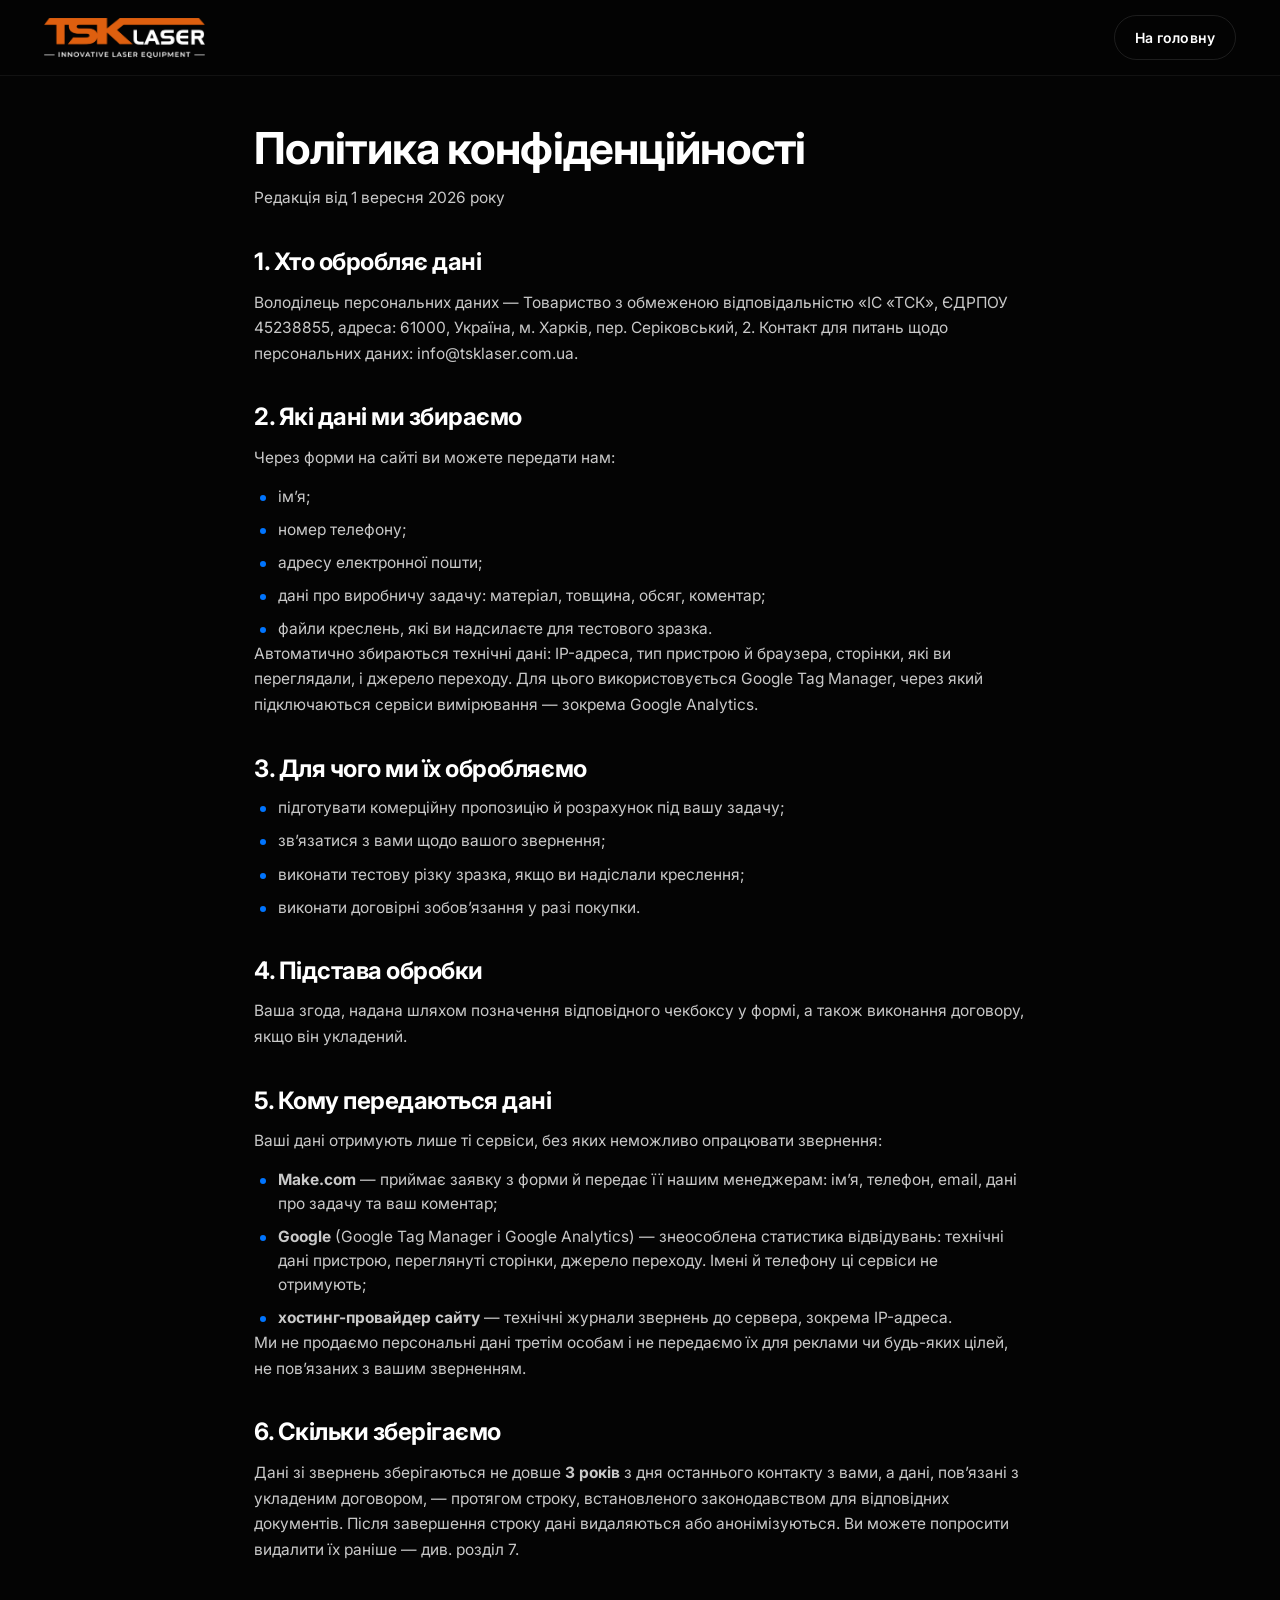
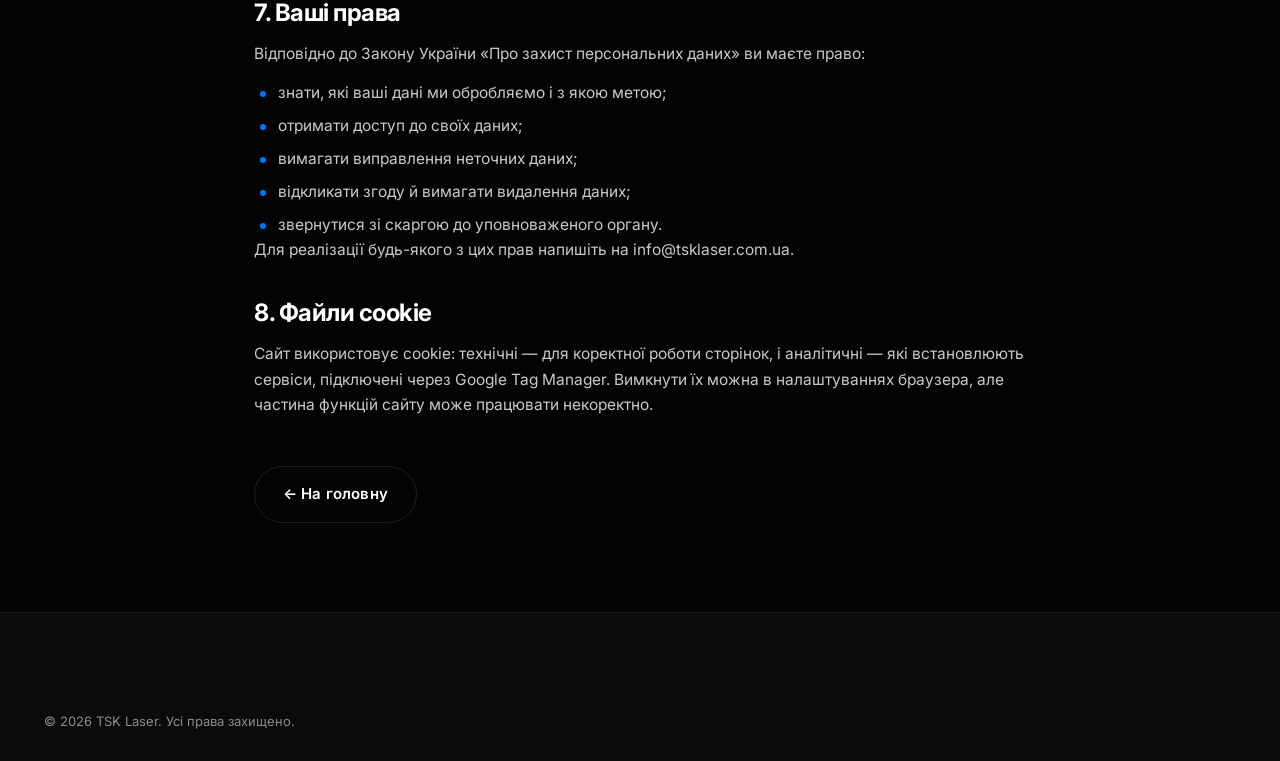
<file: privacy.html>
<!DOCTYPE html>
<html lang="uk">
<head>
<meta charset="utf-8">

<!-- Google Tag Manager -->
<script>(function(w,d,s,l,i){w[l]=w[l]||[];w[l].push({'gtm.start':
new Date().getTime(),event:'gtm.js'});var f=d.getElementsByTagName(s)[0],
j=d.createElement(s),dl=l!='dataLayer'?'&l='+l:'';j.async=true;j.src=
'https://www.googletagmanager.com/gtm.js?id='+i+dl;f.parentNode.insertBefore(j,f);
})(window,document,'script','dataLayer','GTM-WX7X5XT9');</script>
<!-- End Google Tag Manager -->

<meta name="viewport" content="width=device-width, initial-scale=1">
<title>Політика конфіденційності | TSK Laser</title>
<meta name="robots" content="noindex, follow">
<meta name="theme-color" content="#040404">
<link rel="icon" type="image/png" href="assets/img/favicon.png">
<link rel="apple-touch-icon" href="assets/img/favicon.png">
<link rel="preconnect" href="https://fonts.googleapis.com">
<link rel="preconnect" href="https://fonts.gstatic.com" crossorigin>
<link href="https://fonts.googleapis.com/css2?family=Inter:wght@400;500;600;700&display=swap" rel="stylesheet">
<link rel="stylesheet" href="assets/css/style.css?v=3">
</head>
<body>

<!-- Google Tag Manager (noscript) -->
<noscript><iframe src="https://www.googletagmanager.com/ns.html?id=GTM-WX7X5XT9"
height="0" width="0" style="display:none;visibility:hidden"></iframe></noscript>
<!-- End Google Tag Manager (noscript) -->


<header class="header is-stuck">
  <div class="shell header__inner">
    <a class="logo" href="index.html" aria-label="TSK Laser — на головну">
      <img class="logo__img" src="assets/img/logo.png" alt=""
           width="720" height="179" decoding="async">
    </a>
    <div class="header__actions" style="margin-left:auto">
      <a class="btn btn--ghost btn--sm" href="index.html">На головну</a>
    </div>
  </div>
</header>

<main class="legal">
  <div class="shell">

    <h1>Політика конфіденційності</h1>
    <p class="legal__meta">Редакція від 1 вересня 2026 року</p>

    <section>
      <h2>1. Хто обробляє дані</h2>
      <p>
        Володілець персональних даних — Товариство з обмеженою відповідальністю
        «ІС «ТСК», ЄДРПОУ 45238855, адреса: 61000, Україна, м. Харків,
        пер. Серіковський, 2.
        Контакт для питань щодо персональних даних: info@tsklaser.com.ua.
      </p>
    </section>

    <section>
      <h2>2. Які дані ми збираємо</h2>
      <p>Через форми на сайті ви можете передати нам:</p>
      <ul>
        <li>ім’я;</li>
        <li>номер телефону;</li>
        <li>адресу електронної пошти;</li>
        <li>дані про виробничу задачу: матеріал, товщина, обсяг, коментар;</li>
        <li>файли креслень, які ви надсилаєте для тестового зразка.</li>
      </ul>
      <p>
        Автоматично збираються технічні дані: IP-адреса, тип пристрою й браузера,
        сторінки, які ви переглядали, і джерело переходу. Для цього використовується
        Google Tag Manager, через який підключаються сервіси вимірювання —
        зокрема Google Analytics.
      </p>
    </section>

    <section>
      <h2>3. Для чого ми їх обробляємо</h2>
      <ul>
        <li>підготувати комерційну пропозицію й розрахунок під вашу задачу;</li>
        <li>звʼязатися з вами щодо вашого звернення;</li>
        <li>виконати тестову різку зразка, якщо ви надіслали креслення;</li>
        <li>виконати договірні зобовʼязання у разі покупки.</li>
      </ul>
    </section>

    <section>
      <h2>4. Підстава обробки</h2>
      <p>
        Ваша згода, надана шляхом позначення відповідного чекбоксу у формі,
        а також виконання договору, якщо він укладений.
      </p>
    </section>

    <section>
      <h2>5. Кому передаються дані</h2>
      <p>Ваші дані отримують лише ті сервіси, без яких неможливо опрацювати звернення:</p>
      <ul>
        <li><b>Make.com</b> — приймає заявку з форми й передає її нашим менеджерам:
          імʼя, телефон, email, дані про задачу та ваш коментар;</li>
        <li><b>Google</b> (Google Tag Manager і Google Analytics) — знеособлена
          статистика відвідувань: технічні дані пристрою, переглянуті сторінки,
          джерело переходу. Імені й телефону ці сервіси не отримують;</li>
        <li><b>хостинг-провайдер сайту</b> — технічні журнали звернень до сервера,
          зокрема IP-адреса.</li>
      </ul>
      <p>
        Ми не продаємо персональні дані третім особам і не передаємо їх для
        реклами чи будь-яких цілей, не повʼязаних з вашим зверненням.
      </p>
    </section>

    <section>
      <h2>6. Скільки зберігаємо</h2>
      <p>
        Дані зі звернень зберігаються не довше <b>3 років</b> з дня останнього
        контакту з вами, а дані, повʼязані з укладеним договором, — протягом
        строку, встановленого законодавством для відповідних документів.
        Після завершення строку дані видаляються або анонімізуються.
        Ви можете попросити видалити їх раніше — див. розділ 7.
      </p>
    </section>

    <section id="data">
      <h2>7. Ваші права</h2>
      <p>Відповідно до Закону України «Про захист персональних даних» ви маєте право:</p>
      <ul>
        <li>знати, які ваші дані ми обробляємо і з якою метою;</li>
        <li>отримати доступ до своїх даних;</li>
        <li>вимагати виправлення неточних даних;</li>
        <li>відкликати згоду й вимагати видалення даних;</li>
        <li>звернутися зі скаргою до уповноваженого органу.</li>
      </ul>
      <p>Для реалізації будь-якого з цих прав напишіть на info@tsklaser.com.ua.</p>
    </section>

    <section>
      <h2>8. Файли cookie</h2>
      <p>
        Сайт використовує cookie: технічні — для коректної роботи сторінок,
        і аналітичні — які встановлюють сервіси, підключені через Google Tag
        Manager. Вимкнути їх можна в налаштуваннях браузера, але частина
        функцій сайту може працювати некоректно.
      </p>
    </section>

    <p class="legal__back"><a class="btn btn--ghost" href="index.html">← На головну</a></p>

  </div>
</main>

<footer class="footer">
  <div class="shell">
    <div class="footer__bottom" style="border-top:0">
      <p>© <span id="year">2026</span> TSK Laser. Усі права захищено.</p>
    </div>
  </div>
</footer>

<script>document.getElementById('year').textContent = new Date().getFullYear();</script>
</body>
</html>
</file>
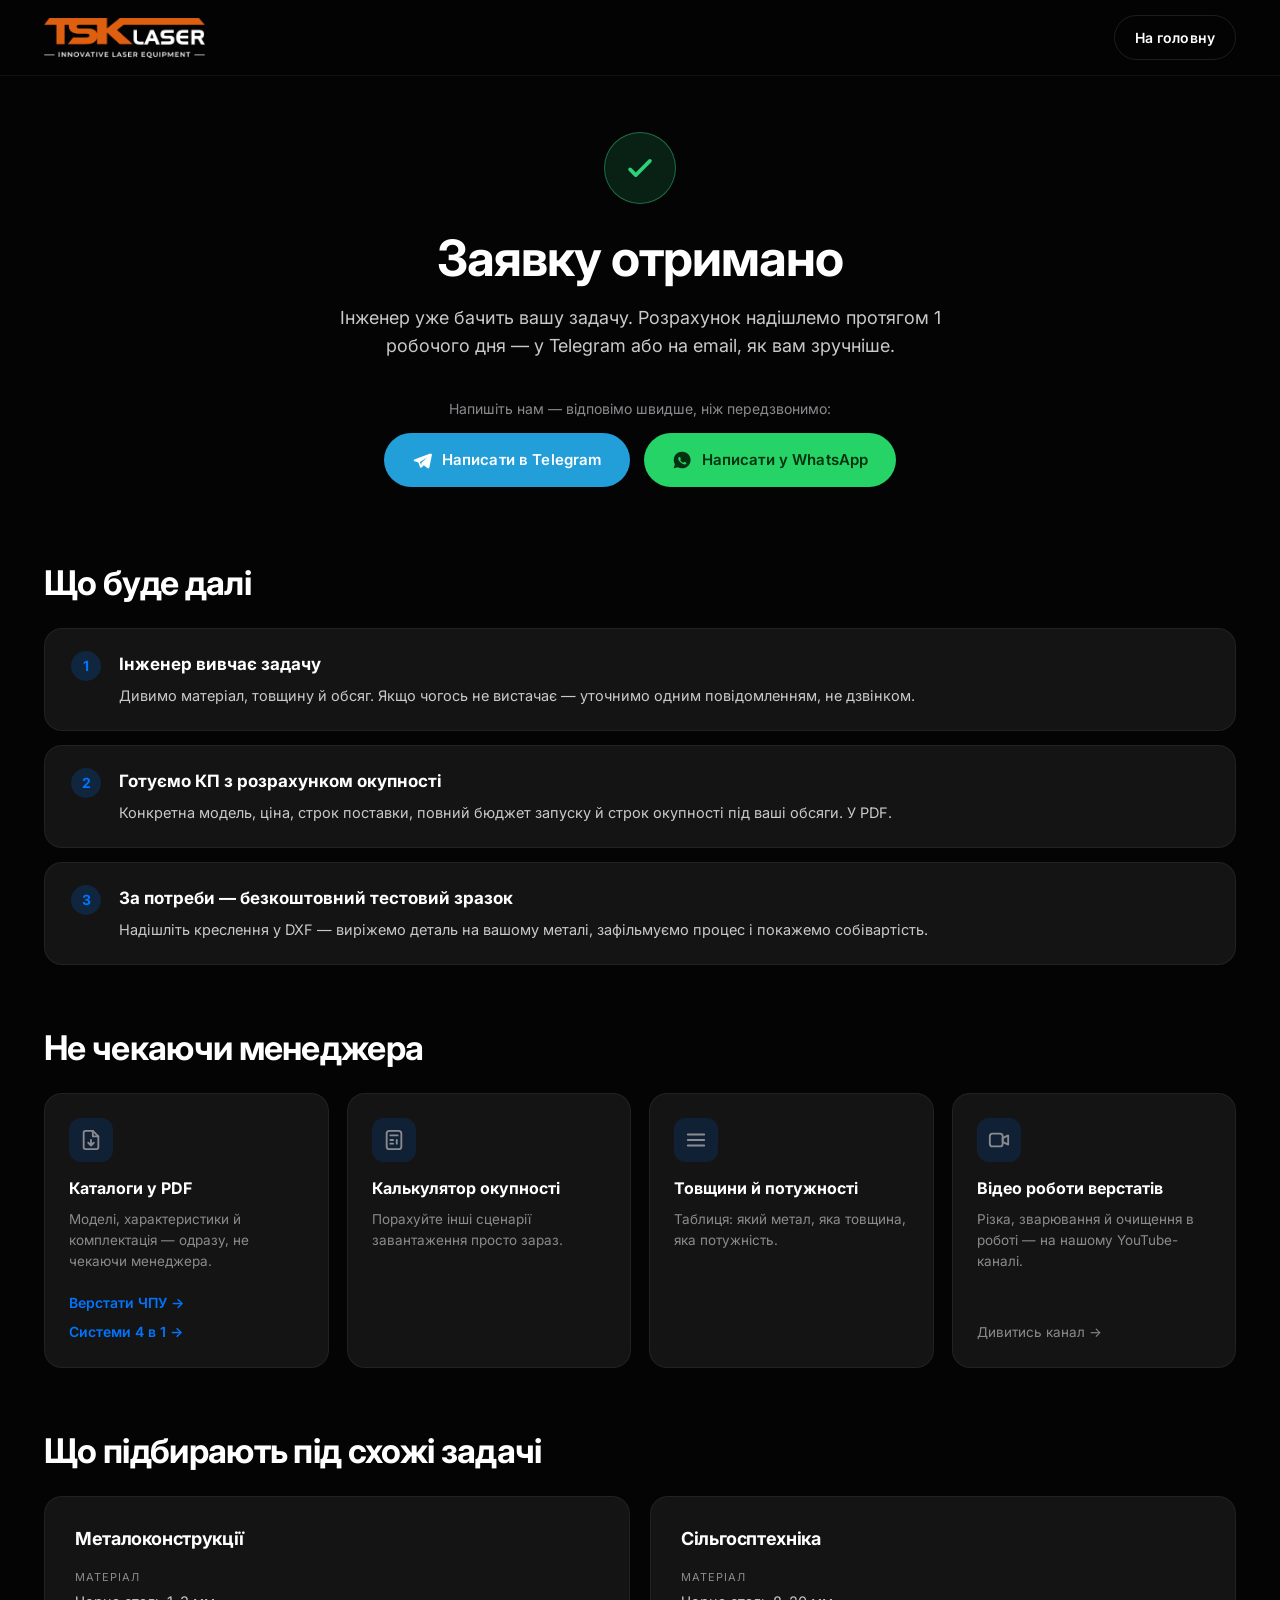
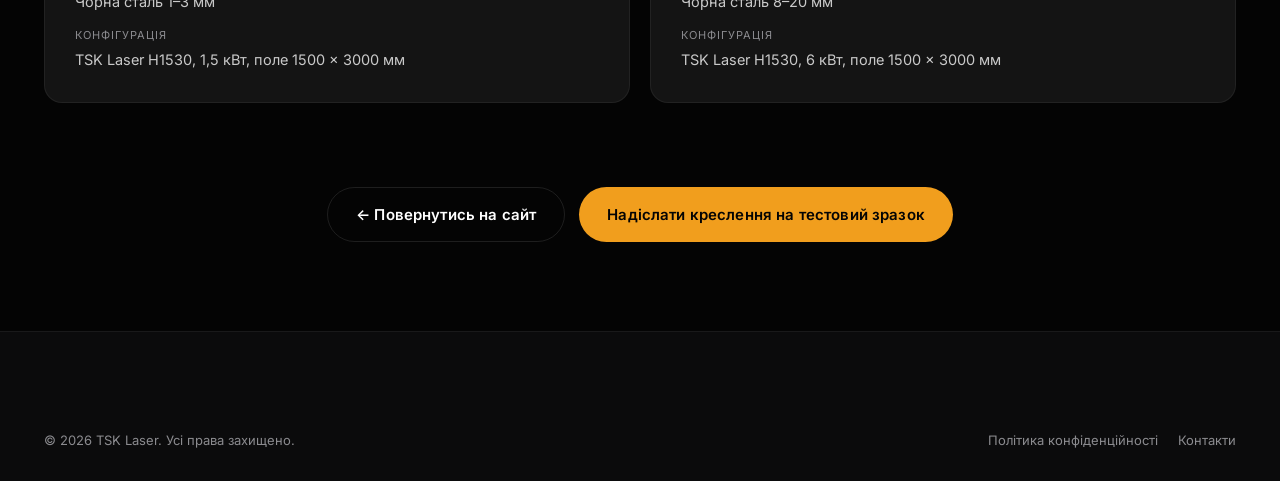
<file: thank-you.html>
<!DOCTYPE html>
<html lang="uk">
<head>
<meta charset="utf-8">

<!-- Google Tag Manager -->
<script>(function(w,d,s,l,i){w[l]=w[l]||[];w[l].push({'gtm.start':
new Date().getTime(),event:'gtm.js'});var f=d.getElementsByTagName(s)[0],
j=d.createElement(s),dl=l!='dataLayer'?'&l='+l:'';j.async=true;j.src=
'https://www.googletagmanager.com/gtm.js?id='+i+dl;f.parentNode.insertBefore(j,f);
})(window,document,'script','dataLayer','GTM-WX7X5XT9');</script>
<!-- End Google Tag Manager -->

<meta name="viewport" content="width=device-width, initial-scale=1">
<title>Дякуємо — заявку отримано | TSK Laser</title>

<!-- Сторінка закрита від індексації: на ній стоїть конверсія (Г-1, В-5) -->
<meta name="robots" content="noindex, nofollow">

<meta name="theme-color" content="#040404">
<link rel="icon" type="image/png" href="assets/img/favicon.png">
<link rel="apple-touch-icon" href="assets/img/favicon.png">

<link rel="preconnect" href="https://fonts.googleapis.com">
<link rel="preconnect" href="https://fonts.gstatic.com" crossorigin>
<link href="https://fonts.googleapis.com/css2?family=Inter:wght@400;500;600;700&display=swap" rel="stylesheet">
<link rel="stylesheet" href="assets/css/style.css?v=3">

<!-- ------------------------------------------------------------------------
     КОНВЕРСІЇ (Розділ Г)

     Підключено Google Tag Manager (GTM-WX7X5XT9) — він стоїть на всіх
     сторінках сайту. Прямих вставок тегів у код більше робити НЕ ТРЕБА:
     усі теги налаштовуються всередині контейнера. Це цільова схема з Г-4.

     Що налаштувати в GTM з тригером на цю сторінку (/thank-you.html):
       • одна дія-конверсія Google Ads
       • fbq('track','Lead',{value:295400,currency:'UAH'})
       • ttq.track('SubmitForm')
       • подія form_submit у GA4

     Ключове правило Г-1: конверсія має спрацьовувати ТІЛЬКИ тут.
     На головній сторінці не повинно спрацьовувати жодної.
     ------------------------------------------------------------------------ -->
</head>
<body class="page-thanks">

<!-- Google Tag Manager (noscript) -->
<noscript><iframe src="https://www.googletagmanager.com/ns.html?id=GTM-WX7X5XT9"
height="0" width="0" style="display:none;visibility:hidden"></iframe></noscript>
<!-- End Google Tag Manager (noscript) -->


<header class="header is-stuck">
  <div class="shell header__inner">
    <a class="logo" href="index.html" aria-label="TSK Laser — на головну">
      <img class="logo__img" src="assets/img/logo.png" alt=""
           width="720" height="179" decoding="async">
    </a>
    <div class="header__actions" style="margin-left:auto">
      <a class="btn btn--ghost btn--sm" href="index.html">На головну</a>
    </div>
  </div>
</header>

<main class="thanks">
  <div class="shell">

    <!-- ---------------------------- Підтвердження ---------------------------- -->
    <section class="thanks__hero">
      <span class="thanks__check" aria-hidden="true">
        <svg width="34" height="34" viewBox="0 0 24 24" fill="none" stroke="currentColor" stroke-width="2.6" stroke-linecap="round" stroke-linejoin="round"><path d="m5 13 4 4L19 7"/></svg>
      </span>
      <h1>Заявку отримано</h1>
      <p class="lead">
        Інженер уже бачить вашу задачу. Розрахунок надішлемо протягом 1 робочого дня —
        у Telegram або на email, як вам зручніше.
      </p>

      <!-- Швидший канал, ніж дзвінок -->
      <p class="thanks__faster">Напишіть нам — відповімо швидше, ніж передзвонимо:</p>
      <div class="thanks__actions">
        <a class="btn btn--tg" href="https://t.me/tskassistant_bot" target="_blank" rel="noopener">
          <svg width="20" height="20" viewBox="0 0 24 24" fill="currentColor"><path d="M21.8 4.2 2.9 11.5c-1 .4-1 1.7 0 2l4.8 1.5 1.8 5.5c.3.9 1.4 1 2 .4l2.6-2.5 4.8 3.5c.7.5 1.7.1 1.9-.8l3.1-15c.2-1-.8-1.8-1.7-1.4zM9.6 14.3l8.6-5.4-6.9 6.5-.3 3.3-1.4-4.4z"/></svg>
          Написати в Telegram
        </a>
        <a class="btn btn--wa" href="https://wa.me/380632198203" target="_blank" rel="noopener">
          <svg width="20" height="20" viewBox="0 0 24 24" fill="currentColor"><path d="M12 2a10 10 0 0 0-8.6 15L2 22l5.2-1.4A10 10 0 1 0 12 2zm5.3 14.1c-.2.6-1.3 1.2-1.8 1.2-.5.1-1 .1-1.6-.1-.4-.1-.9-.3-1.5-.6a11 11 0 0 1-4.2-3.9c-.3-.5-.7-1.2-.7-2.2 0-1 .5-1.5.7-1.7.2-.2.5-.3.6-.3h.5c.2 0 .4 0 .6.4l.7 1.8c.1.2 0 .4-.1.5l-.3.4c-.1.1-.3.3-.1.6.2.3.7 1.1 1.4 1.8.9.8 1.6 1 1.9 1.2.2.1.4.1.5-.1l.6-.7c.2-.2.3-.2.5-.1l1.7.8c.3.1.4.2.5.3 0 .1 0 .4-.1.7z"/></svg>
          Написати у WhatsApp
        </a>
      </div>
    </section>

    <!-- ---------------------------- Що буде далі ---------------------------- -->
    <section class="thanks__block">
      <h2>Що буде далі</h2>
      <ol class="steps">
        <li>
          <b>Інженер вивчає задачу</b>
          <span>Дивимо матеріал, товщину й обсяг. Якщо чогось не вистачає — уточнимо одним повідомленням, не дзвінком.</span>
        </li>
        <li>
          <b>Готуємо КП з розрахунком окупності</b>
          <span>Конкретна модель, ціна, строк поставки, повний бюджет запуску й строк окупності під ваші обсяги. У PDF.</span>
        </li>
        <li>
          <b>За потреби — безкоштовний тестовий зразок</b>
          <span>Надішліть креслення у DXF — виріжемо деталь на вашому металі, зафільмуємо процес і покажемо собівартість.</span>
        </li>
      </ol>
    </section>

    <!-- ---------------------------- Не чекаючи менеджера ---------------------------- -->
    <section class="thanks__block">
      <h2>Не чекаючи менеджера</h2>
      <div class="thanks__grid">
        <div class="thanks__card">
          <span class="thanks__card-icon" aria-hidden="true">
            <svg width="22" height="22" viewBox="0 0 24 24" fill="none" stroke="currentColor" stroke-width="2" stroke-linecap="round" stroke-linejoin="round"><path d="M14 2H6a2 2 0 0 0-2 2v16a2 2 0 0 0 2 2h12a2 2 0 0 0 2-2V8z"/><path d="M14 2v6h6M12 12v6M9 15l3 3 3-3"/></svg>
          </span>
          <b>Каталоги у PDF</b>
          <span>Моделі, характеристики й комплектація — одразу, не чекаючи менеджера.</span>
          <span class="thanks__card-links">
            <a href="https://drive.google.com/file/d/1XjiP3sFZNPAkDqvnQ5nyI5JaIFP41VNN/view" target="_blank" rel="noopener">Верстати ЧПУ →</a>
            <a href="https://drive.google.com/file/d/1I_iZxjR2icolb7Way1nAbT3Oljx2CBmk/view" target="_blank" rel="noopener">Системи 4 в 1 →</a>
          </span>
        </div>

        <a class="thanks__card" href="index.html#calc">
          <span class="thanks__card-icon" aria-hidden="true">
            <svg width="22" height="22" viewBox="0 0 24 24" fill="none" stroke="currentColor" stroke-width="2" stroke-linecap="round" stroke-linejoin="round"><rect x="4" y="2" width="16" height="20" rx="3"/><path d="M8 7h8M8 12h3M8 16h3M15 12v4"/></svg>
          </span>
          <b>Калькулятор окупності</b>
          <span>Порахуйте інші сценарії завантаження просто зараз.</span>
        </a>

        <a class="thanks__card" href="index.html#thickness">
          <span class="thanks__card-icon" aria-hidden="true">
            <svg width="22" height="22" viewBox="0 0 24 24" fill="none" stroke="currentColor" stroke-width="2" stroke-linecap="round" stroke-linejoin="round"><path d="M3 6h18M3 12h18M3 18h18"/></svg>
          </span>
          <b>Товщини й потужності</b>
          <span>Таблиця: який метал, яка товщина, яка потужність.</span>
        </a>

        <a class="thanks__card" href="https://www.youtube.com/@tusk.ua.24" target="_blank" rel="noopener">
          <span class="thanks__card-icon" aria-hidden="true">
            <svg width="22" height="22" viewBox="0 0 24 24" fill="none" stroke="currentColor" stroke-width="2" stroke-linecap="round" stroke-linejoin="round"><rect x="2" y="5" width="14" height="14" rx="3"/><path d="m16 10 6-3v10l-6-3z"/></svg>
          </span>
          <b>Відео роботи верстатів</b>
          <span>Різка, зварювання й очищення в роботі — на нашому YouTube-каналі.</span>
          <span class="thanks__card-links"><span>Дивитись канал →</span></span>
        </a>
      </div>
    </section>

    <!-- ---------------------------- Конфігурації ---------------------------- -->
    <section class="thanks__block">
      <h2>Що підбирають під схожі задачі</h2>
      <div class="cases cases--two">
        <article class="case">
          <h3>Металоконструкції</h3>
          <dl>
            <div><dt>Матеріал</dt><dd>Чорна сталь 1–3 мм</dd></div>
            <div><dt>Конфігурація</dt><dd>TSK Laser H1530, 1,5 кВт, поле 1500 × 3000 мм</dd></div>
          </dl>
        </article>
        <article class="case">
          <h3>Сільгосптехніка</h3>
          <dl>
            <div><dt>Матеріал</dt><dd>Чорна сталь 8–20 мм</dd></div>
            <div><dt>Конфігурація</dt><dd>TSK Laser H1530, 6 кВт, поле 1500 × 3000 мм</dd></div>
          </dl>
        </article>
      </div>
    </section>

    <section class="thanks__foot">
      <a class="btn btn--ghost" href="index.html">← Повернутись на сайт</a>
      <a class="btn btn--amber" href="index.html#sample">Надіслати креслення на тестовий зразок</a>
    </section>

  </div>
</main>

<footer class="footer">
  <div class="shell">
    <div class="footer__bottom" style="border-top:0">
      <p>© <span id="year">2026</span> TSK Laser. Усі права захищено.</p>
      <div class="footer__legal">
        <a href="privacy.html">Політика конфіденційності</a>
        <a href="index.html#contacts">Контакти</a>
      </div>
    </div>
  </div>
</footer>

<script>
  document.getElementById('year').textContent = new Date().getFullYear();
</script>
</body>
</html>
</file>
<file: assets/css/style.css>
/* ==========================================================================
   Laser equipment landing — core stylesheet
   Palette / typography mirror the reference layout:
   ink #040404, panel #141414, accent #0075ff, highlight #f19e1d
   ========================================================================== */

/* --- Reset ---------------------------------------------------------------- */
*,
*::before,
*::after { box-sizing: border-box; }

html { -webkit-text-size-adjust: 100%; scroll-behavior: smooth; }

body,
h1, h2, h3, h4, h5, h6,
p, figure, blockquote, dl, dd, ul, ol { margin: 0; padding: 0; }

ul, ol { list-style: none; }

img, svg, video { display: block; max-width: 100%; height: auto; }

button, input, textarea, select { font: inherit; color: inherit; }

button { background: none; border: 0; cursor: pointer; }

a { color: inherit; text-decoration: none; }

/* --- Tokens --------------------------------------------------------------- */
:root {
  --ink:        #040404;
  --ink-2:      #0b0b0c;
  --panel:      #141414;
  --panel-2:    #1c1c1e;
  --line:       rgba(255, 255, 255, .10);
  --line-soft:  rgba(255, 255, 255, .06);

  --white:      #ffffff;
  --muted:      #c9c9c9;
  --muted-2:    #8b8b8f;

  --accent:     #0075ff;
  --accent-600: #0060d6;
  --highlight:  #f19e1d;
  --highlight-2:#f58a07;

  --radius:     18px;
  --radius-sm:  12px;
  --radius-lg:  28px;

  --shell:      1240px;
  --gutter:     24px;

  --shadow:     0 24px 60px rgba(0, 0, 0, .45);
  --glow:       0 18px 44px rgba(0, 117, 255, .32);

  --ease:       cubic-bezier(.22, .61, .36, 1);
  --header-h:   76px;
}

/* --- Base ----------------------------------------------------------------- */
body {
  font-family: 'Inter', -apple-system, BlinkMacSystemFont, 'Segoe UI', Arial, sans-serif;
  background: var(--ink);
  color: var(--white);
  line-height: 1.55;
  -webkit-font-smoothing: antialiased;
  overflow-x: hidden;
}

body.is-locked { overflow: hidden; }

::selection { background: var(--accent); color: var(--white); }

.shell {
  width: 100%;
  max-width: var(--shell);
  margin-inline: auto;
  padding-inline: var(--gutter);
}

.section { padding: clamp(64px, 8vw, 120px) 0; position: relative; }

.section--tight { padding-block: clamp(48px, 6vw, 84px); }

.section__head { max-width: 720px; margin-bottom: clamp(32px, 4vw, 56px); }

.section__head--center { margin-inline: auto; text-align: center; }

.eyebrow {
  display: inline-flex;
  align-items: center;
  gap: 8px;
  font-size: 12px;
  font-weight: 600;
  letter-spacing: .16em;
  text-transform: uppercase;
  color: var(--highlight);
  margin-bottom: 18px;
}

.eyebrow::before {
  content: '';
  width: 22px;
  height: 1px;
  background: currentColor;
}

.section__head--center .eyebrow::before { display: none; }

h1, h2, h3, h4 { font-weight: 700; line-height: 1.12; letter-spacing: -.02em; }

h2 { font-size: clamp(30px, 4.2vw, 52px); }
h3 { font-size: clamp(20px, 2.4vw, 26px); line-height: 1.2; }

.lead {
  margin-top: 18px;
  font-size: clamp(15px, 1.6vw, 18px);
  color: var(--muted);
  max-width: 62ch;
}

.section__head--center .lead { margin-inline: auto; }

.accent { color: var(--accent); }
.highlight { color: var(--highlight); }

/* --- Buttons -------------------------------------------------------------- */
.btn {
  display: inline-flex;
  align-items: center;
  justify-content: center;
  gap: 10px;
  padding: 15px 28px;
  border-radius: 999px;
  font-size: 15px;
  font-weight: 600;
  letter-spacing: .01em;
  white-space: nowrap;
  transition: transform .25s var(--ease), background-color .25s var(--ease),
              border-color .25s var(--ease), box-shadow .25s var(--ease), color .25s var(--ease);
}

.btn:hover { transform: translateY(-2px); }
.btn:active { transform: translateY(0); }

.btn--primary { background: var(--accent); color: var(--white); box-shadow: var(--glow); }
.btn--primary:hover { background: var(--accent-600); }

.btn--ghost { border: 1px solid var(--line); color: var(--white); }
.btn--ghost:hover { border-color: var(--white); background: rgba(255, 255, 255, .05); }

.btn--amber { background: var(--highlight); color: var(--ink); }
.btn--amber:hover { background: var(--highlight-2); }

.btn--sm { padding: 11px 20px; font-size: 14px; }
.btn--block { width: 100%; }

/* --- Header --------------------------------------------------------------- */
.header {
  position: fixed;
  inset: 0 0 auto 0;
  z-index: 90;
  height: var(--header-h);
  display: flex;
  align-items: center;
  transition: background-color .3s var(--ease), border-color .3s var(--ease),
              backdrop-filter .3s var(--ease);
  border-bottom: 1px solid transparent;
}

.header.is-stuck {
  background: rgba(4, 4, 4, .82);
  backdrop-filter: blur(14px);
  border-bottom-color: var(--line-soft);
}

.header__inner {
  display: flex;
  align-items: center;
  gap: 28px;
  width: 100%;
}

.logo { display: inline-flex; align-items: center; flex-shrink: 0; }

/* Логотип — растровий файл із прозорим тлом. Варіант зі світлим текстом,
   розрахований на темну підкладку сайту. Для світлих секцій є
   assets/img/logo-dark-text.png. */
.logo__img {
  height: 40px;
  width: auto;
  display: block;
}

.footer .logo__img { height: 46px; }

@media (max-width: 640px) {
  .logo__img { height: 32px; }
}

.nav { margin-left: auto; }

.nav__list { display: flex; align-items: center; gap: 30px; }

.nav__link {
  position: relative;
  font-size: 15px;
  color: var(--muted);
  transition: color .22s var(--ease);
}

.nav__link::after {
  content: '';
  position: absolute;
  left: 0;
  bottom: -6px;
  width: 0;
  height: 2px;
  border-radius: 2px;
  background: var(--accent);
  transition: width .28s var(--ease);
}

.nav__link:hover { color: var(--white); }
.nav__link:hover::after { width: 100%; }

.header__actions { display: flex; align-items: center; gap: 14px; }

/* Burger */
.burger {
  display: none;
  width: 42px;
  height: 42px;
  border: 1px solid var(--line);
  border-radius: 12px;
  place-items: center;
}

.burger span {
  display: block;
  width: 18px;
  height: 2px;
  border-radius: 2px;
  background: var(--white);
  transition: transform .3s var(--ease), opacity .2s var(--ease);
}

.burger span + span { margin-top: 4px; }

.burger.is-active span:nth-child(1) { transform: translateY(6px) rotate(45deg); }
.burger.is-active span:nth-child(2) { opacity: 0; }
.burger.is-active span:nth-child(3) { transform: translateY(-6px) rotate(-45deg); }

/* Mobile drawer */
.drawer {
  position: fixed;
  inset: var(--header-h) 0 0 0;
  z-index: 80;
  padding: 32px var(--gutter) 48px;
  background: var(--ink);
  display: flex;
  flex-direction: column;
  gap: 8px;
  opacity: 0;
  visibility: hidden;
  transform: translateY(-12px);
  transition: opacity .3s var(--ease), transform .3s var(--ease), visibility .3s;
  overflow-y: auto;
}

.drawer.is-open { opacity: 1; visibility: visible; transform: translateY(0); }

.drawer a {
  padding: 16px 0;
  font-size: 20px;
  font-weight: 600;
  border-bottom: 1px solid var(--line-soft);
}

.drawer .btn { margin-top: 24px; }

/* --- Hero ----------------------------------------------------------------- */
.hero {
  position: relative;
  padding-top: calc(var(--header-h) + clamp(40px, 5vw, 68px));
  padding-bottom: clamp(56px, 7vw, 96px);
  overflow: hidden;
}

.hero__bg {
  position: absolute;
  inset: 0;
  z-index: -2;
  background:
    radial-gradient(60% 55% at 72% 18%, rgba(0, 117, 255, .30), transparent 62%),
    radial-gradient(48% 48% at 12% 78%, rgba(241, 158, 29, .14), transparent 60%),
    linear-gradient(180deg, #06070a 0%, var(--ink) 72%);
}

.hero__grid-lines {
  position: absolute;
  inset: 0;
  z-index: -1;
  background-image:
    linear-gradient(var(--line-soft) 1px, transparent 1px),
    linear-gradient(90deg, var(--line-soft) 1px, transparent 1px);
  background-size: 76px 76px;
  mask-image: radial-gradient(72% 62% at 50% 32%, #000 25%, transparent 78%);
  -webkit-mask-image: radial-gradient(72% 62% at 50% 32%, #000 25%, transparent 78%);
}

.hero h1 {
  font-size: clamp(34px, 4.4vw, 58px);
  letter-spacing: -.03em;
}

.hero__sub {
  margin-top: 18px;
  font-size: clamp(15px, 1.7vw, 18px);
  color: var(--muted);
  max-width: 54ch;
}

.hero__actions {
  display: flex;
  flex-wrap: wrap;
  gap: 14px;
  margin-top: 28px;
}

.hero__note {
  display: flex;
  align-items: center;
  gap: 10px;
  margin-top: 28px;
  font-size: 14px;
  color: var(--muted-2);
}

.pulse {
  width: 9px;
  height: 9px;
  border-radius: 50%;
  background: #2fd07a;
  box-shadow: 0 0 0 0 rgba(47, 208, 122, .6);
  animation: pulse 2.2s infinite;
}

@keyframes pulse {
  70% { box-shadow: 0 0 0 12px rgba(47, 208, 122, 0); }
  100% { box-shadow: 0 0 0 0 rgba(47, 208, 122, 0); }
}

/* Hero visual */

/* --- Metrics -------------------------------------------------------------- */
.metrics {
  display: grid;
  grid-template-columns: repeat(3, minmax(0, 1fr));
  gap: 1px;
  background: var(--line-soft);
  border: 1px solid var(--line-soft);
  border-radius: var(--radius);
  overflow: hidden;
}

.metric { padding: clamp(24px, 3vw, 38px); background: var(--ink-2); }

.metric__value {
  font-size: clamp(34px, 4.6vw, 56px);
  font-weight: 700;
  letter-spacing: -.03em;
  line-height: 1;
  background: linear-gradient(120deg, var(--white), #7cb8ff);
  -webkit-background-clip: text;
  background-clip: text;
  color: transparent;
}

.metric__label { margin-top: 14px; color: var(--muted); font-size: 15px; }

/* --- Benefits ------------------------------------------------------------- */
.cards {
  display: grid;
  grid-template-columns: repeat(3, minmax(0, 1fr));
  gap: 20px;
}

.card {
  position: relative;
  padding: clamp(24px, 2.6vw, 34px);
  background: var(--panel);
  border: 1px solid var(--line-soft);
  border-radius: var(--radius);
  overflow: hidden;
  transition: transform .35s var(--ease), border-color .35s var(--ease), background-color .35s var(--ease);
}

.card::after {
  content: '';
  position: absolute;
  inset: -1px -1px auto -1px;
  height: 2px;
  background: linear-gradient(90deg, var(--accent), var(--highlight));
  transform: scaleX(0);
  transform-origin: left;
  transition: transform .45s var(--ease);
}

.card:hover { transform: translateY(-6px); border-color: var(--line); background: var(--panel-2); }
.card:hover::after { transform: scaleX(1); }

.card__icon {
  width: 50px;
  height: 50px;
  border-radius: 14px;
  display: grid;
  place-items: center;
  background: rgba(0, 117, 255, .14);
  color: var(--accent);
  margin-bottom: 22px;
}

.card__icon svg { width: 24px; height: 24px; }

.card h3 { margin-bottom: 12px; }
.card p { color: var(--muted); font-size: 15px; }

.card__index {
  position: absolute;
  top: 22px;
  right: 26px;
  font-size: 13px;
  font-weight: 700;
  color: rgba(255, 255, 255, .16);
}

/* --- Catalog -------------------------------------------------------------- */
.product {
  display: grid;
  grid-template-columns: minmax(0, .92fr) minmax(0, 1.08fr);
  gap: clamp(28px, 4vw, 60px);
  align-items: center;
  padding: clamp(28px, 3.4vw, 44px);
  background: var(--panel);
  border: 1px solid var(--line-soft);
  border-radius: var(--radius-lg);
}

.product + .product { margin-top: 24px; }

.product:nth-child(even) .product__media { order: 2; }

.product__media {
  position: relative;
  /* Елемент грід-сітки .product: без min-width: 0 він не звужується менше
     за min-content зображення й розпирає сторінку на телефоні. */
  min-width: 0;
  aspect-ratio: 4 / 3;
  border-radius: var(--radius);
  border: 1px solid var(--line);
  background: linear-gradient(150deg, #1d1e22, #0b0b0d);
  overflow: hidden;
  display: grid;
  place-items: center;
}

.product__media::before {
  content: '';
  position: absolute;
  inset: 0;
  background: radial-gradient(70% 60% at 50% 105%, rgba(0, 117, 255, .32), transparent 62%);
}

.product__media svg {
  position: relative;
  width: 46%;
  height: auto;
  color: rgba(255, 255, 255, .5);
}

.product__power {
  position: absolute;
  top: 18px;
  left: 18px;
  padding: 7px 14px;
  border-radius: 999px;
  background: rgba(0, 117, 255, .18);
  border: 1px solid rgba(0, 117, 255, .38);
  color: #8cc4ff;
  font-size: 13px;
  font-weight: 600;
}

.product__title { font-size: clamp(24px, 3vw, 36px); }
.product__desc { margin-top: 14px; color: var(--muted); font-size: 16px; }

.product__specs {
  display: grid;
  gap: 14px;
  margin: 28px 0;
}

.product__spec { display: flex; gap: 14px; }

.product__spec i {
  flex: 0 0 auto;
  width: 22px;
  height: 22px;
  margin-top: 2px;
  border-radius: 50%;
  background: rgba(0, 117, 255, .16);
  display: grid;
  place-items: center;
}

.product__spec i::before {
  content: '';
  width: 7px;
  height: 7px;
  border-radius: 50%;
  background: var(--accent);
}

.product__spec b { display: block; font-size: 15px; font-weight: 600; }
.product__spec span { font-size: 14px; color: var(--muted-2); }

.product__actions { display: flex; flex-wrap: wrap; gap: 14px; align-items: center; }

/* --- Industries ----------------------------------------------------------- */
.industries {
  display: grid;
  grid-template-columns: repeat(4, minmax(0, 1fr));
  gap: 20px;
}

.industry {
  position: relative;
  min-height: 260px;
  padding: 26px;
  display: flex;
  flex-direction: column;
  justify-content: flex-end;
  border: 1px solid var(--line-soft);
  border-radius: var(--radius);
  background: linear-gradient(180deg, rgba(0, 0, 0, 0) 30%, rgba(0, 0, 0, .72)), var(--panel);
  overflow: hidden;
  transition: transform .35s var(--ease), border-color .35s var(--ease);
}

.industry::before {
  content: '';
  position: absolute;
  inset: 0;
  background: radial-gradient(80% 70% at 50% 0%, rgba(0, 117, 255, .22), transparent 66%);
  transition: opacity .35s var(--ease);
  opacity: .6;
}

.industry:hover { transform: translateY(-6px); border-color: var(--accent); }
.industry:hover::before { opacity: 1; }

.industry svg {
  position: relative;
  width: 40px;
  height: 40px;
  margin-bottom: auto;
  color: var(--highlight);
}

.industry h3 { position: relative; font-size: 20px; }
.industry p { position: relative; margin-top: 8px; font-size: 14px; color: var(--muted-2); }

/* --- Why us --------------------------------------------------------------- */
.why {
  display: grid;
  grid-template-columns: repeat(3, minmax(0, 1fr));
  gap: 1px;
  background: var(--line-soft);
  border: 1px solid var(--line-soft);
  border-radius: var(--radius);
  overflow: hidden;
}

.why__item {
  padding: clamp(26px, 3vw, 38px);
  background: var(--ink-2);
  transition: background-color .3s var(--ease);
}

.why__item:hover { background: var(--panel-2); }

.why__num {
  font-size: 13px;
  font-weight: 700;
  color: var(--accent);
  letter-spacing: .12em;
}

.why__item h3 { margin: 16px 0 10px; font-size: 20px; }
.why__item p { color: var(--muted); font-size: 15px; }

/* --- CTA / form ----------------------------------------------------------- */
.cta {
  position: relative;
  padding: clamp(32px, 4.6vw, 64px);
  border-radius: var(--radius-lg);
  border: 1px solid var(--line);
  background:
    radial-gradient(80% 120% at 8% 0%, rgba(0, 117, 255, .26), transparent 58%),
    radial-gradient(70% 120% at 100% 100%, rgba(241, 158, 29, .16), transparent 60%),
    var(--panel);
  overflow: hidden;
}

.cta__inner {
  display: grid;
  grid-template-columns: minmax(0, 1fr) minmax(0, 480px);
  gap: clamp(28px, 4vw, 56px);
  align-items: center;
}

.cta__list { display: grid; gap: 12px; margin-top: 26px; }

.cta__list li {
  display: flex;
  gap: 12px;
  align-items: flex-start;
  font-size: 15px;
  color: var(--muted);
}

.cta__list svg { flex: 0 0 auto; width: 20px; height: 20px; color: var(--highlight); margin-top: 2px; }

.form {
  padding: clamp(22px, 2.6vw, 30px);
  background: rgba(6, 6, 8, .72);
  border: 1px solid var(--line);
  border-radius: var(--radius);
  backdrop-filter: blur(8px);
}

.form__title { font-size: 21px; font-weight: 700; }
.form__note { margin-top: 8px; font-size: 14px; color: var(--muted-2); }

.field { margin-top: 16px; }

.field label {
  display: block;
  font-size: 13px;
  font-weight: 600;
  color: var(--muted);
  margin-bottom: 7px;
}

.field input,
.field textarea,
.field select {
  width: 100%;
  padding: 14px 16px;
  background: rgba(255, 255, 255, .04);
  border: 1px solid var(--line);
  border-radius: var(--radius-sm);
  font-size: 15px;
  transition: border-color .22s var(--ease), background-color .22s var(--ease);
}

.field textarea { min-height: 96px; resize: vertical; }

.field select {
  appearance: none;
  background-image: url("data:image/svg+xml,%3Csvg xmlns='http://www.w3.org/2000/svg' viewBox='0 0 24 24' fill='none' stroke='%23c9c9c9' stroke-width='2'%3E%3Cpath d='m6 9 6 6 6-6'/%3E%3C/svg%3E");
  background-repeat: no-repeat;
  background-position: right 14px center;
  background-size: 18px;
  padding-right: 42px;
}

.field select option { background: var(--panel); color: var(--white); }

.field input::placeholder,
.field textarea::placeholder { color: #6a6a70; }

.field input:focus,
.field textarea:focus,
.field select:focus {
  outline: none;
  border-color: var(--accent);
  background: rgba(0, 117, 255, .07);
}

.field.has-error input,
.field.has-error textarea { border-color: #fd3810; }

.field__error {
  display: none;
  margin-top: 6px;
  font-size: 12px;
  color: #ff6a4d;
}

.field.has-error .field__error { display: block; }

.consent {
  display: flex;
  gap: 11px;
  align-items: flex-start;
  margin-top: 18px;
  font-size: 12.5px;
  color: var(--muted-2);
  line-height: 1.5;
  cursor: pointer;
}

.consent input {
  flex: 0 0 auto;
  width: 17px;
  height: 17px;
  margin-top: 2px;
  accent-color: var(--accent);
  cursor: pointer;
}

.consent a { color: var(--muted); text-decoration: underline; }

.form .btn { margin-top: 20px; }

/* --- FAQ ------------------------------------------------------------------ */
.faq { display: grid; gap: 12px; max-width: 900px; margin-inline: auto; }

.faq__item {
  border: 1px solid var(--line-soft);
  border-radius: var(--radius);
  background: var(--panel);
  overflow: hidden;
  transition: border-color .3s var(--ease);
}

.faq__item.is-open { border-color: rgba(0, 117, 255, .5); }

.faq__q {
  display: flex;
  align-items: center;
  justify-content: space-between;
  gap: 20px;
  width: 100%;
  padding: 22px 26px;
  font-size: 17px;
  font-weight: 600;
  text-align: left;
}

.faq__icon {
  flex: 0 0 auto;
  width: 30px;
  height: 30px;
  border-radius: 50%;
  border: 1px solid var(--line);
  display: grid;
  place-items: center;
  transition: transform .3s var(--ease), background-color .3s var(--ease), border-color .3s var(--ease);
}

.faq__item.is-open .faq__icon {
  transform: rotate(45deg);
  background: var(--accent);
  border-color: var(--accent);
}

.faq__a {
  display: grid;
  grid-template-rows: 0fr;
  transition: grid-template-rows .35s var(--ease);
}

.faq__item.is-open .faq__a { grid-template-rows: 1fr; }

.faq__a > div { overflow: hidden; }

.faq__a p {
  padding: 0 26px 24px;
  color: var(--muted);
  font-size: 15px;
}

/* --- Financing ------------------------------------------------------------ */
.finance {
  display: grid;
  grid-template-columns: minmax(0, 1fr) minmax(0, 1fr);
  gap: clamp(28px, 4vw, 56px);
  align-items: center;
  padding: clamp(28px, 4vw, 52px);
  border-radius: var(--radius-lg);
  border: 1px solid rgba(241, 158, 29, .3);
  background:
    radial-gradient(70% 110% at 100% 0%, rgba(241, 158, 29, .18), transparent 60%),
    var(--panel);
}

.finance__list { display: grid; gap: 14px; margin-top: 26px; }

.finance__list li {
  display: flex;
  gap: 13px;
  align-items: flex-start;
  font-size: 15px;
  color: var(--muted);
}

.finance__list b {
  flex: 0 0 auto;
  width: 24px;
  height: 24px;
  border-radius: 50%;
  background: rgba(241, 158, 29, .18);
  color: var(--highlight);
  font-size: 12px;
  display: grid;
  place-items: center;
}

/* --- Footer --------------------------------------------------------------- */
.footer {
  border-top: 1px solid var(--line-soft);
  background: var(--ink-2);
  padding-top: clamp(48px, 6vw, 76px);
}

.footer__grid {
  display: grid;
  grid-template-columns: 1.5fr 1fr 1fr 1.2fr;
  gap: 40px;
  padding-bottom: 48px;
}

.footer h4 {
  font-size: 14px;
  letter-spacing: .1em;
  text-transform: uppercase;
  color: var(--muted-2);
  margin-bottom: 18px;
}

.footer__links { display: grid; gap: 11px; }

.footer__links a { font-size: 15px; color: var(--muted); transition: color .2s var(--ease); }
.footer__links a:hover { color: var(--accent); }

.footer__about { font-size: 15px; color: var(--muted); margin-top: 16px; max-width: 34ch; }

.socials { display: flex; gap: 10px; margin-top: 22px; }

.socials a {
  width: 40px;
  height: 40px;
  border-radius: 12px;
  border: 1px solid var(--line);
  display: grid;
  place-items: center;
  color: var(--muted);
  transition: color .22s var(--ease), border-color .22s var(--ease), background-color .22s var(--ease);
}

.socials a:hover { color: var(--white); border-color: var(--accent); background: rgba(0, 117, 255, .14); }

.socials svg { width: 19px; height: 19px; }

.pay { display: flex; flex-wrap: wrap; gap: 10px; margin-top: 18px; }

.pay span {
  padding: 7px 13px;
  border: 1px solid var(--line);
  border-radius: 8px;
  font-size: 12px;
  font-weight: 600;
  color: var(--muted-2);
}

.footer__bottom {
  display: flex;
  flex-wrap: wrap;
  gap: 16px;
  align-items: center;
  justify-content: space-between;
  padding: 22px 0 30px;
  border-top: 1px solid var(--line-soft);
  font-size: 13px;
  color: var(--muted-2);
}

.footer__legal { display: flex; flex-wrap: wrap; gap: 20px; }
.footer__legal a:hover { color: var(--white); }

/* --- Modal ---------------------------------------------------------------- */
.modal {
  position: fixed;
  inset: 0;
  z-index: 120;
  display: grid;
  place-items: center;
  padding: 20px;
  background: rgba(2, 2, 4, .78);
  backdrop-filter: blur(6px);
  opacity: 0;
  visibility: hidden;
  transition: opacity .28s var(--ease), visibility .28s;
}

.modal.is-open { opacity: 1; visibility: visible; }

/* В-4. Ширина 460–520 px: поля на всю ширину, а не вузька колонка */
.modal__box {
  position: relative;
  width: 100%;
  max-width: 520px;
  max-height: 92vh;
  overflow-y: auto;
  padding: clamp(24px, 3vw, 34px);
  background: var(--panel);
  border: 1px solid var(--line);
  border-radius: var(--radius-lg);
  box-shadow: var(--shadow);
  transform: translateY(18px) scale(.98);
  transition: transform .32s var(--ease);
}

.modal.is-open .modal__box { transform: translateY(0) scale(1); }

.modal__close {
  position: absolute;
  top: 22px;
  right: 22px;
  width: 40px;
  height: 40px;
  border-radius: 50%;
  border: 1px solid var(--line);
  display: grid;
  place-items: center;
  color: var(--muted);
  transition: color .2s var(--ease), border-color .2s var(--ease);
}

.modal__close:hover { color: var(--white); border-color: var(--white); }

.modal__box .form { background: none; border: 0; padding: 0; backdrop-filter: none; }

/* --- Toast ---------------------------------------------------------------- */
.toast {
  position: fixed;
  left: 50%;
  bottom: 32px;
  z-index: 140;
  display: flex;
  align-items: center;
  gap: 12px;
  padding: 15px 22px;
  border-radius: 14px;
  background: #0f2a16;
  border: 1px solid #2fd07a;
  color: #b6f2ce;
  font-size: 15px;
  transform: translate(-50%, 24px);
  opacity: 0;
  visibility: hidden;
  transition: opacity .3s var(--ease), transform .3s var(--ease), visibility .3s;
}

.toast.is-visible { opacity: 1; visibility: visible; transform: translate(-50%, 0); }

/* --- Floating actions ----------------------------------------------------- */
.fab {
  position: fixed;
  right: 22px;
  bottom: 22px;
  z-index: 70;
  display: grid;
  gap: 12px;
}

.fab a,
.fab button {
  width: 52px;
  height: 52px;
  border-radius: 50%;
  display: grid;
  place-items: center;
  color: var(--white);
  box-shadow: var(--shadow);
  transition: transform .25s var(--ease);
}

.fab a:hover,
.fab button:hover { transform: scale(1.08); }

.fab .fab--wa { background: #25d366; }
.fab .fab--tg { background: #229ed9; }

.fab svg { width: 25px; height: 25px; }

.to-top {
  background: var(--panel);
  border: 1px solid var(--line) !important;
  opacity: 0;
  visibility: hidden;
  transition: opacity .3s var(--ease), visibility .3s, transform .25s var(--ease);
}

.to-top.is-visible { opacity: 1; visibility: visible; }

/* --- Scroll reveal -------------------------------------------------------- */
.reveal {
  opacity: 0;
  transform: translateY(26px);
  transition: opacity .7s var(--ease), transform .7s var(--ease);
}

.reveal.is-in { opacity: 1; transform: none; }

@media (prefers-reduced-motion: reduce) {
  *, *::before, *::after {
    animation-duration: .01ms !important;
    animation-iteration-count: 1 !important;
    transition-duration: .01ms !important;
    scroll-behavior: auto !important;
  }
  .reveal { opacity: 1; transform: none; }
}

/* --- Responsive ----------------------------------------------------------- */
@media (max-width: 1080px) {
  
  
  .cards { grid-template-columns: repeat(2, minmax(0, 1fr)); }
  .why { grid-template-columns: repeat(2, minmax(0, 1fr)); }
  .industries { grid-template-columns: repeat(2, minmax(0, 1fr)); }
  .cta__inner { grid-template-columns: minmax(0, 1fr); }
  .finance { grid-template-columns: minmax(0, 1fr); }
  .footer__grid { grid-template-columns: repeat(2, minmax(0, 1fr)); }
}

@media (max-width: 900px) {
  .nav,
  .header__actions .btn { display: none; }
  .burger { display: grid; }
  .nav { margin-left: auto; }
  .header__actions { margin-left: auto; }
  .product { grid-template-columns: minmax(0, 1fr); }
  .product:nth-child(even) .product__media { order: 0; }
}

@media (max-width: 640px) {
  :root { --gutter: 18px; }

  /* .btn має white-space: nowrap — на вузьких екранах довгий підпис
     не переносився й розпирав сторінку. */
  .btn {
    white-space: normal;
    max-width: 100%;
    padding-inline: 20px;
  }
  .metrics { grid-template-columns: minmax(0, 1fr); }
  .cards { grid-template-columns: minmax(0, 1fr); }
  .why { grid-template-columns: minmax(0, 1fr); }
  .industries { grid-template-columns: minmax(0, 1fr); }
  .footer__grid { grid-template-columns: minmax(0, 1fr); gap: 32px; }
  .hero__actions .btn { width: 100%; }
  .faq__q { padding: 18px; font-size: 16px; }
  .faq__a p { padding: 0 18px 20px; }
  .fab { right: 14px; bottom: 14px; }
}

/* ==========================================================================
   БЛОКИ, ДОДАНІ ЗА ТЗ (розділи А, Б, В)
   ========================================================================== */

/* --- Обов’язкові поля ----------------------------------------------------- */
.field label i { color: var(--highlight); font-style: normal; }

/* --- Телефон: нередагований код країни ------------------------------------
   +380 винесено з інпута окремим елементом. Поки код був усередині значення,
   його неможливо було відрізнити від набраного людиною: набір 0671234567
   у полі з підставленим кодом перетворювався на +380 06 712 34 56.
   Тепер в інпуті лишаються тільки 9 абонентських цифр — плутанина зникає
   за побудовою, а обгортка виглядає як єдине поле.
   -------------------------------------------------------------------------- */
.field__phone {
  display: flex;
  align-items: center;
  gap: 8px;
  padding: 14px 16px;
  background: rgba(255, 255, 255, .04);
  border: 1px solid var(--line);
  border-radius: var(--radius-sm);
  transition: border-color .22s var(--ease), background-color .22s var(--ease);
}

.field__phone:focus-within {
  border-color: var(--accent);
  background: rgba(0, 117, 255, .07);
}

.field.has-error .field__phone { border-color: #fd3810; }

.field__phone-code {
  flex: 0 0 auto;
  font-size: 15px;
  color: var(--muted);
  user-select: none;
}

/* інпут усередині обгортки не має власної рамки — рамку малює обгортка */
.field__phone input[type="tel"] {
  flex: 1 1 auto;
  min-width: 0;
  padding: 0;
  border: 0;
  border-radius: 0;
  background: none;
}

/* Поля вводу на телефоні — рівно 16px, не менше.
   iOS Safari масштабує сторінку при фокусі на полі, у якого шрифт менший
   за 16px, і назад уже не повертає: людина тицяє в телефон і опиняється на
   збільшеній сторінці з обрізаною версткою. Тому на дотикових екранах
   розмір піднято до 16px — це єдиний спосіб вимкнути автозум, не забороняючи
   масштабування взагалі (maximum-scale ламає доступність). */
@media (max-width: 900px) {
  .field input,
  .field textarea,
  .field select,
  .field__phone input[type="tel"],
  .field__phone-code {
    font-size: 16px;
  }
}

/* Найвужчі екрани (iPhone SE, старі Android): при 16px повний номер
   «67 123 45 67» довший за поле на кілька пікселів і останні цифри
   ховаються за краєм. Підбираємо ці пікселі з відступів обгортки —
   не зі шрифту, бо менший шрифт поверне автозум. */
@media (max-width: 360px) {
  .field__phone { padding-inline: 12px; gap: 6px; }
}

.field__phone input[type="tel"]:focus {
  outline: none;
  border: 0;
  background: none;
}

.field-row { display: grid; grid-template-columns: minmax(0, 1fr) minmax(0, 1fr); gap: 14px; }
.field-row .field { margin-top: 16px; }

.field input[type="file"] {
  padding: 11px 14px;
  font-size: 14px;
  cursor: pointer;
}

.field input[type="file"]::file-selector-button {
  margin-right: 12px;
  padding: 7px 14px;
  border: 1px solid var(--line);
  border-radius: 8px;
  background: rgba(255, 255, 255, .06);
  color: var(--white);
  font-size: 13px;
  cursor: pointer;
}

.form__micro {
  margin-top: 12px;
  font-size: 12.5px;
  line-height: 1.5;
  color: var(--muted-2);
}

/* Збій надсилання: заявку не можна втратити мовчки, тому показуємо прямі
   контакти замість переходу на сторінку подяки. */
.form__fail {
  margin-top: 14px;
  padding: 13px 16px;
  border-radius: var(--radius-sm);
  background: rgba(253, 56, 16, .10);
  border: 1px solid rgba(253, 56, 16, .42);
  font-size: 13.5px;
  line-height: 1.6;
  color: #ff9c85;
}

.form__fail a {
  color: var(--white);
  font-weight: 600;
  text-decoration: underline;
}

.link-inline {
  color: var(--accent);
  font: inherit;
  text-decoration: underline;
  padding: 0;
}

.link-inline:hover { color: var(--white); }

/* --- Перший екран: довгий рядок під кнопками (А-2) ------------------------ */
.hero__note--wide { align-items: flex-start; max-width: 56ch; line-height: 1.5; }
.hero__note--wide .pulse { margin-top: 7px; flex: 0 0 auto; }

/* --- Цифри (А-3) ---------------------------------------------------------- */
.metric__unit { font-size: .5em; font-weight: 600; letter-spacing: 0; }
.metric__label a { color: var(--accent); text-decoration: underline; }

.metrics__source { margin-top: 16px; font-size: 13px; }

/* --- Ціна і моделі в категорії (Б-1) -------------------------------------- */
.price {
  display: flex;
  align-items: baseline;
  flex-wrap: wrap;
  gap: 10px 14px;
  margin: 22px 0 18px;
  padding: 16px 20px;
  border-radius: var(--radius-sm);
  background: rgba(0, 117, 255, .08);
  border: 1px solid rgba(0, 117, 255, .22);
}

.price__label { font-size: 13px; color: var(--muted-2); }

.price__value {
  font-size: clamp(24px, 3vw, 32px);
  font-weight: 700;
  letter-spacing: -.02em;
  line-height: 1.1;
}

.badge {
  margin-left: auto;
  padding: 6px 12px;
  border-radius: 999px;
  font-size: 12px;
  font-weight: 600;
  white-space: nowrap;
}

.badge--stock { background: rgba(47, 208, 122, .16); color: #7ee2ab; }
.badge--order { background: rgba(241, 158, 29, .16); color: var(--highlight); }

/* Текстова колонка картки — теж елемент грід-сітки .product */
.product > div { min-width: 0; }

/* Обгортка без власного оформлення: потрібна лише щоб таблиця моделей
   скролилася всередині себе, а не розпирала картку на телефоні. */
.table-wrap--flush {
  background: transparent;
  border: 0;
  border-radius: 0;
  min-width: 0;
  margin-bottom: 22px;
}

.models {
  width: 100%;
  min-width: 380px;
  border-collapse: collapse;
  font-size: 14px;
}

.models th,
.models td {
  padding: 11px 12px;
  text-align: left;
  border-bottom: 1px solid var(--line-soft);
}

.models th {
  font-size: 11px;
  letter-spacing: .09em;
  text-transform: uppercase;
  color: var(--muted-2);
  font-weight: 600;
}

.models td:last-child { font-weight: 600; white-space: nowrap; }
.models tbody tr:hover { background: rgba(255, 255, 255, .03); }

/* --- Три тези (А-6) ------------------------------------------------------- */
.tri {
  display: grid;
  grid-template-columns: repeat(3, minmax(0, 1fr));
  gap: 20px;
}

.tri__item {
  padding: 24px 26px;
  border-left: 2px solid var(--accent);
  background: linear-gradient(90deg, rgba(0, 117, 255, .07), transparent 70%);
  border-radius: 0 var(--radius-sm) var(--radius-sm) 0;
}

.tri__item b { display: block; font-size: 17px; margin-bottom: 8px; }
.tri__item span { font-size: 14.5px; color: var(--muted); }

/* --- Таблиця товщин (Б-6) ------------------------------------------------- */
.table-wrap {
  overflow-x: auto;
  border: 1px solid var(--line-soft);
  border-radius: var(--radius);
  background: var(--panel);
}

.spec-table {
  width: 100%;
  min-width: 720px;
  border-collapse: collapse;
  font-size: 14.5px;
}

.spec-table th,
.spec-table td {
  padding: 14px 18px;
  text-align: left;
  border-bottom: 1px solid var(--line-soft);
}

.spec-table thead th {
  position: sticky;
  top: 0;
  background: var(--panel-2);
  font-size: 11px;
  letter-spacing: .09em;
  text-transform: uppercase;
  color: var(--muted-2);
}

.spec-table tbody tr:last-child td { border-bottom: 0; }
.spec-table tbody tr:hover { background: rgba(255, 255, 255, .03); }
.spec-table td small { color: var(--muted-2); }

.table-note { margin-top: 16px; font-size: 13px; line-height: 1.6; }

/* --- Калькулятор окупності (Б-2) ------------------------------------------ */
.calc {
  display: grid;
  grid-template-columns: minmax(0, 1fr) minmax(0, 1fr);
  gap: clamp(20px, 3vw, 36px);
  align-items: start;
}

.calc__form,
.calc__result {
  padding: clamp(22px, 2.8vw, 32px);
  border-radius: var(--radius);
  border: 1px solid var(--line-soft);
  background: var(--panel);
}

.calc__form .btn { margin-top: 24px; }

.calc__result {
  background:
    radial-gradient(80% 100% at 100% 0%, rgba(0, 117, 255, .16), transparent 62%),
    var(--panel);
  min-height: 100%;
}

.calc__empty {
  display: grid;
  place-items: center;
  gap: 16px;
  min-height: 260px;
  text-align: center;
  color: var(--muted-2);
}

.calc__empty svg { color: rgba(255, 255, 255, .18); }
.calc__empty p { max-width: 34ch; font-size: 14.5px; }

.calc__line { font-size: 17px; line-height: 1.5; }
.calc__line b { color: var(--white); }

.calc__figures {
  display: grid;
  grid-template-columns: minmax(0, 1fr) minmax(0, 1fr);
  gap: 14px;
  margin: 22px 0;
}

.calc__figures > div {
  padding: 18px;
  border-radius: var(--radius-sm);
  background: rgba(255, 255, 255, .04);
  border: 1px solid var(--line-soft);
}

.calc__figures span {
  display: block;
  font-size: 12px;
  letter-spacing: .06em;
  text-transform: uppercase;
  color: var(--muted-2);
}

.calc__figures b {
  display: block;
  margin: 8px 0 2px;
  font-size: clamp(22px, 2.6vw, 30px);
  letter-spacing: -.02em;
  color: var(--highlight);
}

.calc__figures small { font-size: 12px; color: var(--muted-2); }

.calc__warnings { display: grid; gap: 8px; margin-bottom: 16px; }

.calc__warning {
  padding: 11px 14px;
  border-radius: var(--radius-sm);
  background: rgba(241, 158, 29, .10);
  border: 1px solid rgba(241, 158, 29, .3);
  font-size: 13px;
  line-height: 1.5;
  color: #f3c274;
}

.calc__disclaimer { font-size: 13px; line-height: 1.6; color: var(--muted-2); }
.calc__out .btn { margin-top: 18px; }

/* --- Кейси (Б-4) ---------------------------------------------------------- */
.cases {
  display: grid;
  grid-template-columns: repeat(3, minmax(0, 1fr));
  gap: 20px;
}

.cases--two { grid-template-columns: repeat(2, minmax(0, 1fr)); }

.case {
  padding: clamp(22px, 2.6vw, 30px);
  border-radius: var(--radius);
  border: 1px solid var(--line-soft);
  background: var(--panel);
}

.case--empty { border-style: dashed; border-color: rgba(241, 158, 29, .3); }

.case h3 { font-size: 18px; line-height: 1.3; margin-bottom: 18px; }

.case dl { display: grid; gap: 14px; }

.case dt {
  font-size: 11px;
  letter-spacing: .09em;
  text-transform: uppercase;
  color: var(--muted-2);
  margin-bottom: 5px;
}

.case dd { font-size: 14.5px; color: var(--muted); }

.case footer {
  margin-top: 18px;
  padding-top: 16px;
  border-top: 1px solid var(--line-soft);
  font-size: 13px;
  color: var(--muted-2);
}

/* --- Виділений кейс з цифрами --------------------------------------------- */
.case--featured {
  border-color: rgba(0, 117, 255, .32);
  background:
    radial-gradient(70% 120% at 100% 0%, rgba(0, 117, 255, .12), transparent 60%),
    var(--panel);
  padding: clamp(24px, 3vw, 38px);
}

.case--featured h3 { font-size: clamp(20px, 2.4vw, 26px); }

.case__figures {
  display: grid;
  grid-template-columns: repeat(3, minmax(0, 1fr));
  gap: 16px;
  margin-bottom: 26px;
  padding-bottom: 24px;
  border-bottom: 1px solid var(--line-soft);
}

.case__figures b {
  display: block;
  font-size: clamp(20px, 2.6vw, 30px);
  font-weight: 700;
  letter-spacing: -.02em;
  line-height: 1.1;
  color: var(--highlight);
}

.case__figures span {
  display: block;
  margin-top: 8px;
  font-size: 13px;
  color: var(--muted-2);
}

.case--featured dl { gap: 18px; }
.case--featured dd { font-size: 15px; }

/* Показники розрахункові, а не звірені з клієнтом — це має бути видно */
.case__note { display: block; margin-top: 6px; font-style: italic; }

.cases__subhead {
  margin: clamp(32px, 4vw, 48px) 0 20px;
  font-size: 18px;
  font-weight: 600;
  color: var(--muted);
}

@media (max-width: 640px) {
  .case__figures { grid-template-columns: minmax(0, 1fr); gap: 14px; }
}

/* --- Комплект (Б-7) ------------------------------------------------------- */
.kit {
  display: grid;
  grid-template-columns: minmax(0, 1fr) minmax(0, 1fr);
  gap: 20px;
}

.kit__col {
  padding: clamp(22px, 2.6vw, 32px);
  border-radius: var(--radius);
  border: 1px solid var(--line-soft);
  background: var(--panel);
}

.kit__col--in  { border-color: rgba(47, 208, 122, .28); }
.kit__col--out { border-color: rgba(241, 158, 29, .28); }

.kit__col h3 {
  display: flex;
  align-items: center;
  gap: 10px;
  font-size: 18px;
  margin-bottom: 18px;
}

.kit__col--in h3 svg  { color: #2fd07a; }
.kit__col--out h3 svg { color: var(--highlight); }

.kit__col ul { display: grid; gap: 12px; }

.kit__col li {
  display: flex;
  justify-content: space-between;
  gap: 14px;
  padding-bottom: 12px;
  border-bottom: 1px solid var(--line-soft);
  font-size: 15px;
  color: var(--muted);
}

.kit__col li:last-child { border-bottom: 0; padding-bottom: 0; }

.kit__foot {
  margin-top: 20px;
  text-align: center;
  font-size: 15px;
  color: var(--muted);
}

/* --- Довіра без логотипів (А-5) ------------------------------------------- */
.trust-facts {
  display: grid;
  grid-template-columns: repeat(3, minmax(0, 1fr));
  gap: 20px;
}

.trust-facts > div {
  padding: 28px;
  text-align: center;
  border-radius: var(--radius);
  border: 1px solid var(--line-soft);
  background: var(--panel);
}

.trust-facts b {
  display: block;
  font-size: clamp(32px, 4vw, 46px);
  letter-spacing: -.03em;
  line-height: 1;
  color: var(--accent);
}

.trust-facts span { display: block; margin-top: 10px; font-size: 14.5px; color: var(--muted); }

/* --- Логотипи клієнтів (А-5) ----------------------------------------------
   Знаки прийшли в різних режимах: частина — з прозорим тлом і темним
   контуром, частина — із запеченим світлим тлом, ще чотири SVG залиті білим.
   Спільний знаменник — світла плашка: на ній коректно читаються всі, а білі
   SVG затемнюються через brightness(0). Інверсія в білий тут не підходить:
   знаки із запеченим тлом перетворюються на суцільні прямокутники.
   -------------------------------------------------------------------------- */
.clients {
  display: grid;
  grid-template-columns: repeat(5, minmax(0, 1fr));
  gap: 14px;
  margin-top: clamp(28px, 3.5vw, 44px);
}

.clients__item {
  display: grid;
  place-items: center;
  min-height: 96px;
  padding: 18px 20px;
  border-radius: var(--radius-sm);
  border: 1px solid var(--line-soft);
  background: #f4f5f7;
  transition: transform .28s var(--ease), border-color .28s var(--ease);
}

.clients__item:hover { transform: translateY(-4px); border-color: var(--accent); }

.clients__item img {
  max-width: 100%;
  max-height: 46px;
  width: auto;
  height: auto;
  object-fit: contain;
}

/* Логотипи з білою заливкою — на світлій плашці їх не було б видно */
.clients__item--dark img { filter: brightness(0); }

/* Вертикальні знаки при спільному обмеженні висоти виходять утричі дрібнішими
   за горизонтальні, тому їм дається більший ліміт. */
.clients__item--tall img { max-height: 66px; }

@media (max-width: 1080px) {
  .clients { grid-template-columns: repeat(3, minmax(0, 1fr)); }
}

@media (max-width: 640px) {
  .clients { grid-template-columns: repeat(2, minmax(0, 1fr)); gap: 10px; }
  .clients__item { min-height: 78px; padding: 14px; }
  .clients__item img { max-height: 36px; }
}

/* --- Галузі, шість плиток (А-7) ------------------------------------------- */
.industries--6 { grid-template-columns: repeat(3, minmax(0, 1fr)); }
.industries--6 .industry { min-height: 230px; }

.section__cta { margin-top: 32px; text-align: center; }

/* --- Підвал: реквізити (А-12) --------------------------------------------- */
.footer__legal-note,
.footer__hours {
  margin-top: 16px;
  font-size: 13px;
  line-height: 1.6;
  color: var(--muted-2);
}

/* --- Квіз (Б-3) ----------------------------------------------------------- */
.modal--wide .modal__box { max-width: 660px; }

.quiz__head { margin-bottom: 22px; }

.quiz__step {
  font-size: 12px;
  font-weight: 600;
  letter-spacing: .1em;
  text-transform: uppercase;
  color: var(--muted-2);
  margin-bottom: 10px;
}

.quiz__bar {
  height: 4px;
  border-radius: 4px;
  background: rgba(255, 255, 255, .08);
  overflow: hidden;
}

.quiz__bar span {
  display: block;
  height: 100%;
  width: 14%;
  border-radius: 4px;
  background: linear-gradient(90deg, var(--accent), var(--highlight));
  transition: width .35s var(--ease);
}

.quiz__title { font-size: clamp(20px, 2.6vw, 26px); margin-bottom: 20px; padding-right: 40px; }

.quiz__hint {
  margin-bottom: 16px;
  font-size: 13.5px;
  color: var(--muted-2);
}

.quiz__options { display: grid; gap: 10px; }

.quiz__option {
  width: 100%;
  padding: 16px 20px;
  text-align: left;
  font-size: 15.5px;
  font-weight: 500;
  border: 1px solid var(--line);
  border-radius: var(--radius-sm);
  background: rgba(255, 255, 255, .03);
  transition: border-color .2s var(--ease), background-color .2s var(--ease), transform .2s var(--ease);
}

.quiz__option:hover {
  border-color: var(--accent);
  background: rgba(0, 117, 255, .10);
  transform: translateX(4px);
}

.quiz__option.is-active { border-color: var(--accent); background: rgba(0, 117, 255, .16); }

/* --- Крок з бюджетом: повзунок -------------------------------------------- */
.quiz__slider {
  padding: 26px 20px 18px;
  border: 1px solid var(--line);
  border-radius: var(--radius-sm);
  background: rgba(255, 255, 255, .03);
}

.quiz__slider-value {
  display: block;
  text-align: center;
  font-size: clamp(18px, 2.4vw, 23px);
  font-weight: 700;
  letter-spacing: -.01em;
  color: var(--highlight);
  margin-bottom: 22px;
  min-height: 1.3em;
}

.quiz__range {
  -webkit-appearance: none;
  appearance: none;
  width: 100%;
  height: 6px;
  border-radius: 6px;
  background: linear-gradient(90deg, var(--accent), var(--highlight));
  outline: none;
  cursor: pointer;
}

.quiz__range::-webkit-slider-thumb {
  -webkit-appearance: none;
  appearance: none;
  width: 26px;
  height: 26px;
  border-radius: 50%;
  background: var(--white);
  border: 3px solid var(--accent);
  box-shadow: 0 4px 14px rgba(0, 0, 0, .5);
  cursor: pointer;
  transition: transform .18s var(--ease);
}

.quiz__range::-webkit-slider-thumb:hover { transform: scale(1.12); }

.quiz__range::-moz-range-thumb {
  width: 26px;
  height: 26px;
  border-radius: 50%;
  background: var(--white);
  border: 3px solid var(--accent);
  box-shadow: 0 4px 14px rgba(0, 0, 0, .5);
  cursor: pointer;
}

.quiz__range:focus-visible { outline: 2px solid var(--accent); outline-offset: 6px; }

.quiz__slider-ticks {
  display: flex;
  justify-content: space-between;
  margin-top: 14px;
  font-size: 12.5px;
  color: var(--muted-2);
}

.quiz__slider-ticks span { flex: 1; text-align: center; }
.quiz__slider-ticks span:first-child { text-align: left; }
.quiz__slider-ticks span:last-child { text-align: right; }

.quiz__next { margin-top: 18px; }

.quiz__result { margin-bottom: 22px; }

.quiz__result-head {
  font-size: 13px;
  letter-spacing: .06em;
  text-transform: uppercase;
  color: var(--muted-2);
  margin-bottom: 14px;
}

.quiz__models { display: grid; gap: 12px; }

.quiz__model {
  padding: 16px 18px;
  border-radius: var(--radius-sm);
  border: 1px solid rgba(0, 117, 255, .3);
  background: rgba(0, 117, 255, .08);
}

.quiz__model b { display: block; font-size: 16px; }

.quiz__model-spec,
.quiz__model-why { display: block; font-size: 13.5px; color: var(--muted-2); }

.quiz__model-spec { margin-top: 3px; }

.quiz__model-price {
  display: inline-block;
  margin: 8px 0 6px;
  font-size: 17px;
  font-weight: 700;
  color: var(--highlight);
}

.quiz__result-note { margin-top: 14px; font-size: 13px; color: var(--muted-2); }

.quiz__foot {
  display: flex;
  align-items: center;
  justify-content: space-between;
  gap: 14px;
  flex-wrap: wrap;
  margin-top: 24px;
  padding-top: 20px;
  border-top: 1px solid var(--line-soft);
}

.quiz__back,
.quiz__escape {
  font-size: 14px;
  color: var(--muted-2);
  transition: color .2s var(--ease);
}

.quiz__back:hover { color: var(--white); }
.quiz__escape { text-decoration: underline; }
.quiz__escape:hover { color: var(--accent); }

/* --- Сторінка подяки (А-13) ---------------------------------------------- */
.btn--tg { background: #229ed9; color: var(--white); }
.btn--tg:hover { background: #1c8bbf; }
.btn--wa { background: #25d366; color: #04310f; }
.btn--wa:hover { background: #1fb857; }

.thanks { padding: calc(var(--header-h) + 56px) 0 clamp(56px, 7vw, 96px); }

.thanks__hero { text-align: center; max-width: 720px; margin: 0 auto clamp(48px, 6vw, 80px); }

.thanks__check {
  display: grid;
  place-items: center;
  width: 72px;
  height: 72px;
  margin: 0 auto 26px;
  border-radius: 50%;
  background: rgba(47, 208, 122, .14);
  border: 1px solid rgba(47, 208, 122, .45);
  color: #2fd07a;
}

.thanks__hero h1 { font-size: clamp(30px, 4.4vw, 50px); }
.thanks__hero .lead { margin-inline: auto; }

.thanks__faster { margin-top: 38px; font-size: 14px; color: var(--muted-2); }

.thanks__actions {
  display: flex;
  justify-content: center;
  flex-wrap: wrap;
  gap: 14px;
  margin-top: 14px;
}

.thanks__block { margin-bottom: clamp(44px, 5vw, 72px); }
.thanks__block h2 { font-size: clamp(24px, 3vw, 34px); margin-bottom: 26px; }

.steps { display: grid; gap: 14px; counter-reset: step; }

.steps li {
  position: relative;
  padding: 22px 26px 22px 74px;
  border-radius: var(--radius);
  border: 1px solid var(--line-soft);
  background: var(--panel);
  counter-increment: step;
}

.steps li::before {
  content: counter(step);
  position: absolute;
  left: 26px;
  top: 22px;
  width: 30px;
  height: 30px;
  display: grid;
  place-items: center;
  border-radius: 50%;
  background: rgba(0, 117, 255, .18);
  color: var(--accent);
  font-size: 14px;
  font-weight: 700;
}

.steps b { display: block; font-size: 17px; margin-bottom: 6px; }
.steps span { font-size: 14.5px; color: var(--muted); }

.thanks__grid {
  display: grid;
  grid-template-columns: repeat(4, minmax(0, 1fr));
  gap: 18px;
}

.thanks__card {
  display: flex;
  flex-direction: column;
  gap: 8px;
  padding: 24px;
  border-radius: var(--radius);
  border: 1px solid var(--line-soft);
  background: var(--panel);
  transition: transform .3s var(--ease), border-color .3s var(--ease);
}

a.thanks__card:hover { transform: translateY(-5px); border-color: var(--accent); }

.thanks__card-icon {
  display: grid;
  place-items: center;
  width: 44px;
  height: 44px;
  margin-bottom: 6px;
  border-radius: 12px;
  background: rgba(0, 117, 255, .14);
  color: var(--accent);
}

.thanks__card b { font-size: 16px; }
.thanks__card span { font-size: 13.5px; color: var(--muted-2); }
.thanks__card em { margin-top: auto; font-style: normal; }

.thanks__foot {
  display: flex;
  justify-content: center;
  flex-wrap: wrap;
  gap: 14px;
  padding-top: 20px;
}

/* --- Юридична сторінка ---------------------------------------------------- */
.legal { padding: calc(var(--header-h) + 48px) 0 clamp(56px, 7vw, 90px); }
.legal .shell { max-width: 820px; }

.legal h1 { font-size: clamp(28px, 4vw, 44px); }
.legal__meta { margin-top: 12px; font-size: 14px; color: var(--muted-2); }
.legal section { margin-top: 38px; }
.legal h2 { font-size: clamp(19px, 2.2vw, 24px); margin-bottom: 14px; }
.legal p { color: var(--muted); font-size: 15.5px; line-height: 1.65; }
.legal p + p { margin-top: 12px; }

.legal ul { margin: 14px 0 0 4px; display: grid; gap: 9px; }

.legal li {
  position: relative;
  padding-left: 20px;
  color: var(--muted);
  font-size: 15.5px;
}

.legal li::before {
  content: '';
  position: absolute;
  left: 2px;
  top: 10px;
  width: 6px;
  height: 6px;
  border-radius: 50%;
  background: var(--accent);
}

.legal__back { margin-top: 48px; }

/* --- Адаптив нових блоків ------------------------------------------------- */
@media (max-width: 1080px) {
  .tri { grid-template-columns: minmax(0, 1fr); }
  .calc { grid-template-columns: minmax(0, 1fr); }
  .cases { grid-template-columns: minmax(0, 1fr); }
  .cases--two { grid-template-columns: minmax(0, 1fr); }
  .kit { grid-template-columns: minmax(0, 1fr); }
  .industries--6 { grid-template-columns: repeat(2, minmax(0, 1fr)); }
  .thanks__grid { grid-template-columns: repeat(2, minmax(0, 1fr)); }
}

@media (max-width: 640px) {
  .field-row { grid-template-columns: minmax(0, 1fr); gap: 0; }
  .trust-facts { grid-template-columns: minmax(0, 1fr); }
  .industries--6 { grid-template-columns: minmax(0, 1fr); }
  .thanks__grid { grid-template-columns: minmax(0, 1fr); }
  .calc__figures { grid-template-columns: minmax(0, 1fr); }
  .price { flex-direction: column; align-items: flex-start; }
  .badge { margin-left: 0; }
  .quiz__title { padding-right: 0; }
  .thanks__actions .btn,
  .thanks__foot .btn { width: 100%; }
}

/* ==========================================================================
   ФОТО ОБЛАДНАННЯ
   --------------------------------------------------------------------------
   Каталожні рендери зняті на білому тлі, а сайт темний. Тому контейнер з фото
   робимо світлою карткою — тоді біле тло знімка зливається з нею, і не виникає
   ефекту «яскравий прямокутник на чорному».
   Блоки без фото (комплектуючі) лишаються темними зі схемою.
   ========================================================================== */

.product__media--photo {
  background: linear-gradient(160deg, #ffffff 0%, #eef0f4 100%);
  border-color: rgba(255, 255, 255, .14);
  padding: 22px;
}

/* прибрати синє світіння, розраховане на темну підкладку */
.product__media--photo::before { display: none; }

/* place-items: center у .product__media не розтягує елемент сітки, тому
   height:100% давало зображенню квадрат замість висоти контейнера, і зайве
   обрізалося через overflow:hidden. stretch + min-*:0 повертають контроль
   object-fit: contain. */
.product__media--photo { place-items: stretch; }

.product__media--photo img {
  position: relative;
  width: 100%;
  height: 100%;
  min-width: 0;
  min-height: 0;
  object-fit: contain;
  mix-blend-mode: multiply; /* прибирає залишковий сірий кант навколо рендера */
}

/* Підпис потужності на світлому тлі має бути темним, інакше не читається */
.product__media--photo .product__power {
  background: rgba(4, 4, 4, .82);
  border-color: rgba(4, 4, 4, .3);
  color: #ffffff;
}

/* --- Перший екран ---------------------------------------------------------- */

/* бейдж поверх світлого фото лишається темним — контраст зберігається */

@media (max-width: 640px) {
  .product__media--photo,
  
}

/* ==========================================================================
   ПЕРШИЙ ЕКРАН З ЛІНІЙКОЮ ОБЛАДНАННЯ
   --------------------------------------------------------------------------
   lineup.png має прозоре тло (62% пікселів повністю прозорі), тому знімок
   кладеться прямо на темний фон — без світлої картки, яка потрібна каталожним
   рендерам на білому.

   Розкладка: текст ліворуч, техніка праворуч. Кадр широкий (2,3:1), тож у
   бічній колонці він дрібніший за повноширинний варіант — це компенсовано
   більшою часткою колонки й виходом у правий відступ сторінки на широких
   екранах. У .hero стоїть overflow: hidden, тому горизонтального скролу
   цей вихід не створює.
   ========================================================================== */

.hero--lineup { padding-bottom: clamp(40px, 5vw, 72px); }

.hero__lineup { position: relative; }

/* мʼяке світіння під технікою, щоб вона не «висіла» в порожнечі */
.hero__lineup::after {
  content: '';
  position: absolute;
  left: 6%;
  right: 6%;
  bottom: 0;
  height: 18%;
  border-radius: 50%;
  background: radial-gradient(ellipse at center, rgba(0, 117, 255, .32), transparent 70%);
  filter: blur(28px);
  z-index: -1;
}

.hero__lineup img {
  width: 100%;
  height: auto;
  display: block;
}

/* --- Дві колонки: текст ліворуч, техніка праворуч ------------------------- */
@media (min-width: 901px) {
  .hero--lineup .shell {
    display: grid;
    grid-template-columns: minmax(0, 1fr) minmax(0, 1.15fr);
    gap: clamp(28px, 4vw, 60px);
    align-items: center;
  }

  .hero__copy { max-width: 620px; }
  .hero--lineup h1 { max-width: 15ch; }

  /* вихід у вільний відступ сторінки праворуч: кадр стає більшим,
     але нічого не обрізається — розширюємось лише туди, де й так порожньо */
  .hero__lineup {
    margin-right: calc(-1 * max(0px, (100vw - var(--shell)) / 2));
  }
}

/* --- Мобільна й планшетна: одна колонка, техніка під текстом -------------- */
@media (max-width: 900px) {
  .hero__copy { max-width: 940px; }
  .hero--lineup h1 { max-width: none; }
  .hero__lineup { margin-top: clamp(24px, 4vw, 40px); }
}

/* --- Комплект: таблиці за категоріями (бриф 1.3) --------------------------- */
.kit__intro { font-size: 15px; line-height: 1.6; color: var(--muted); }

.kit-groups { display: grid; gap: 20px; margin-top: 24px; }

.kit-group {
  padding: clamp(20px, 2.4vw, 28px);
  border-radius: var(--radius);
  border: 1px solid var(--line-soft);
  background: var(--panel);
}

.kit-group h3 { font-size: 19px; margin-bottom: 16px; }

/* Елемент грід-сітки за замовчуванням має min-width: auto й не звужується
   менше за min-content вмісту. Через таблицю з min-width: 560px картка
   розпирала сторінку на телефоні — звідси min-width: 0 на обох рівнях. */
.kit-group { min-width: 0; }

.kit-group .table-wrap {
  background: transparent;
  border: 0;
  border-radius: 0;
  min-width: 0;
}

.kit-group .spec-table { min-width: 560px; }
.kit-group .spec-table td:last-child { white-space: nowrap; font-weight: 600; }

.kit-group__total {
  margin-top: 14px;
  padding-top: 14px;
  border-top: 1px solid var(--line-soft);
  font-size: 15px;
  color: var(--muted);
}

.kit-group__total b { color: var(--highlight); font-size: 17px; }
.kit-group__total span { color: var(--muted-2); font-size: 13.5px; }

/* --- Посилання на каталоги всередині картки (сторінка подяки) -------------- */
.thanks__card-links {
  display: flex;
  flex-wrap: wrap;
  gap: 8px 18px;
  margin-top: auto;
  padding-top: 12px;
}

.thanks__card-links a {
  font-size: 14px;
  font-weight: 600;
  color: var(--accent);
  transition: color .2s var(--ease);
}

.thanks__card-links a:hover { color: var(--white); }

/* ==========================================================================
   Панель самоперевірки приймання заявок (?leadtest=1)
   Показується тільки за наявності параметра в адресі. Потрібна після
   хостингу: дозволяє за один клік переконатися, що заявки доходять, і
   побачити конкретну причину, якщо ні.
   ========================================================================== */
.leadtest {
  position: fixed;
  z-index: 9999;
  top: 0;
  left: 0;
  right: 0;
  display: flex;
  flex-wrap: wrap;
  align-items: center;
  gap: 8px 14px;
  padding: 12px 16px;
  background: #12161d;
  border-bottom: 1px solid var(--line);
  font-size: 14px;
  line-height: 1.45;
  box-shadow: 0 8px 28px rgba(0, 0, 0, .45);
}

.leadtest b { flex: 0 0 auto; }

.leadtest__url {
  flex: 0 0 auto;
  font-family: ui-monospace, SFMono-Regular, Menlo, monospace;
  font-size: 12px;
  color: var(--muted);
  word-break: break-all;
}

.leadtest button {
  flex: 0 0 auto;
  padding: 9px 16px;
  border: 0;
  border-radius: var(--radius-sm);
  background: var(--amber, #d9a441);
  color: #1a1205;
  font-size: 14px;
  font-weight: 600;
  cursor: pointer;
}

.leadtest button:disabled { opacity: .55; cursor: default; }

.leadtest__out { flex: 1 1 260px; color: var(--muted); }
.leadtest__out.is-ok  { color: #4ade80; }
.leadtest__out.is-bad { color: #fd6a4a; }

@media (max-width: 640px) {
  .leadtest { font-size: 13px; padding: 10px 14px; }
  .leadtest__out { flex-basis: 100%; }
}

/* Банер «форми не працюють»: показується, тільки якщо main.js не піднявся.
   Краще гучно віддати телефон, ніж мовчки втратити заявку. */
.jsdown {
  position: fixed;
  z-index: 9999;
  left: 0;
  right: 0;
  bottom: 0;
  padding: 14px 18px;
  background: #3a1206;
  border-top: 1px solid #fd6a4a;
  color: #ffd9cf;
  font-size: 14px;
  line-height: 1.5;
  text-align: center;
}

.jsdown a    { color: #fff; text-decoration: underline; }
.jsdown code { font-family: ui-monospace, SFMono-Regular, Menlo, monospace; font-size: 13px; }

/* Логотипи, у яких фон вбудований у сам файл, а не прозорий.
   Клієнт надав їх знімками з чужих сайтів, тож вирізати тло нічим —
   натомість прибираємо його на рівні відображення.

   multiply на світлій плитці робить білий фон невидимим: білий множиться
   на колір плитки й дає рівно колір плитки. Без цього під логотипом
   світився трохи ясніший білий прямокутник. */
.clients__item--solid img { mix-blend-mode: multiply; }

/* У «Промспецбуду» фон не білий, а сірий (~220) — темніший за плитку,
   тому multiply сам по собі лишив би помітну сіру плашку. Спершу
   витягуємо фон до чистого білого (255/220 ≈ 1.16), і аж тоді multiply
   зводить його нанівець. Темно-синє чорнило лого при цьому лишається
   темним. */
.clients__item--grey img { filter: brightness(1.16); }
</file>
